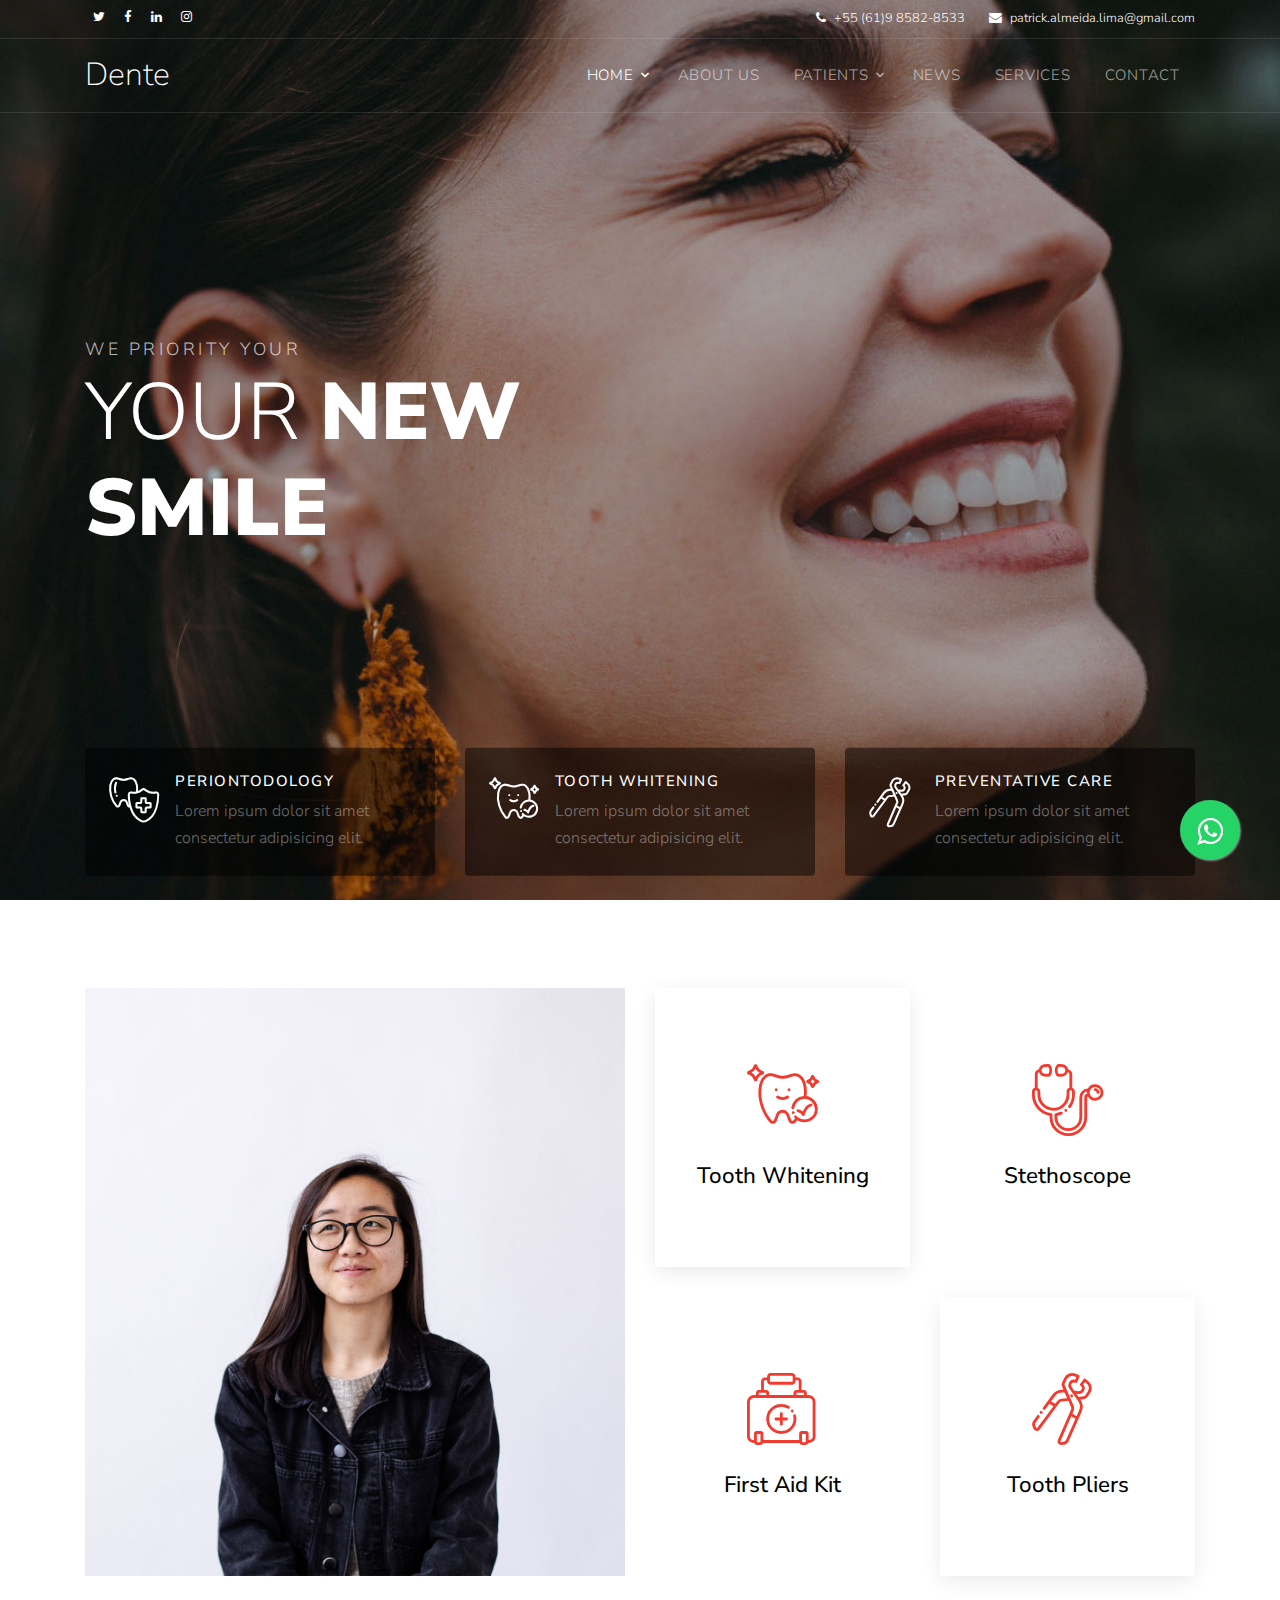
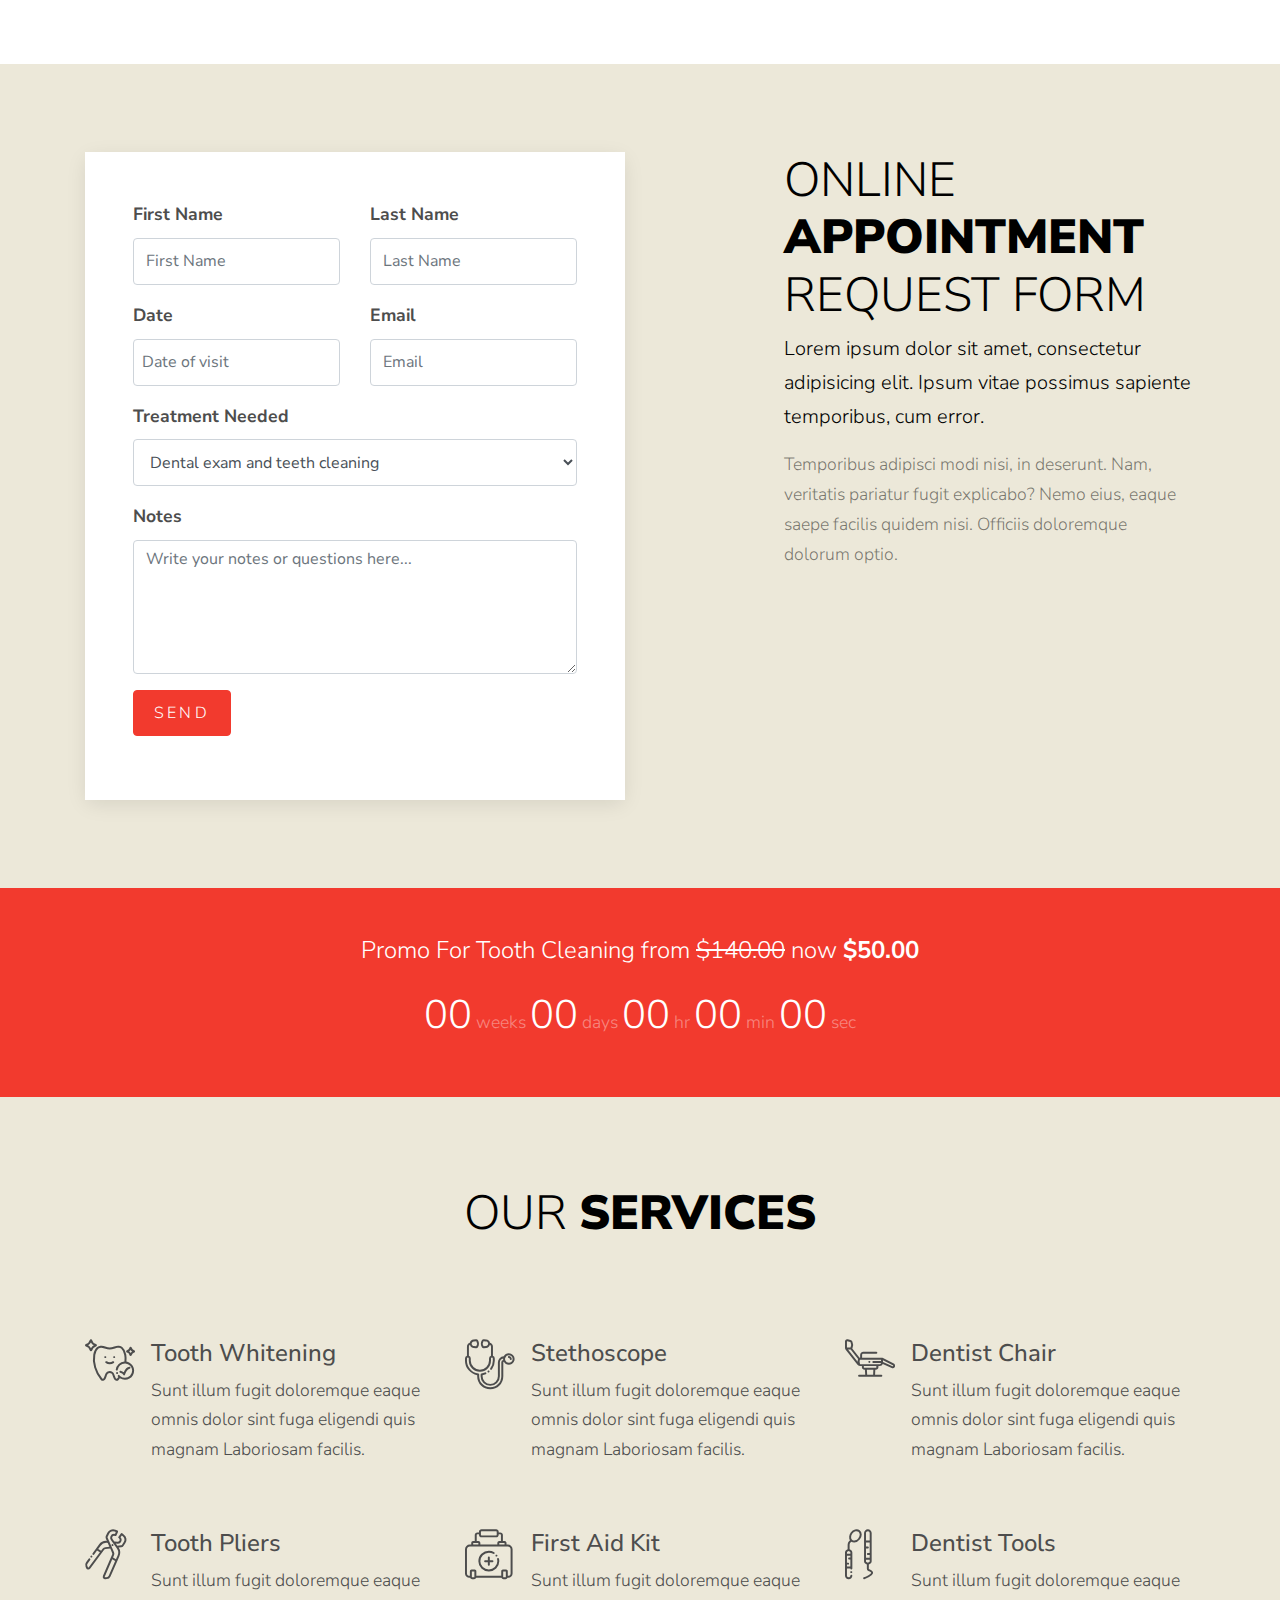
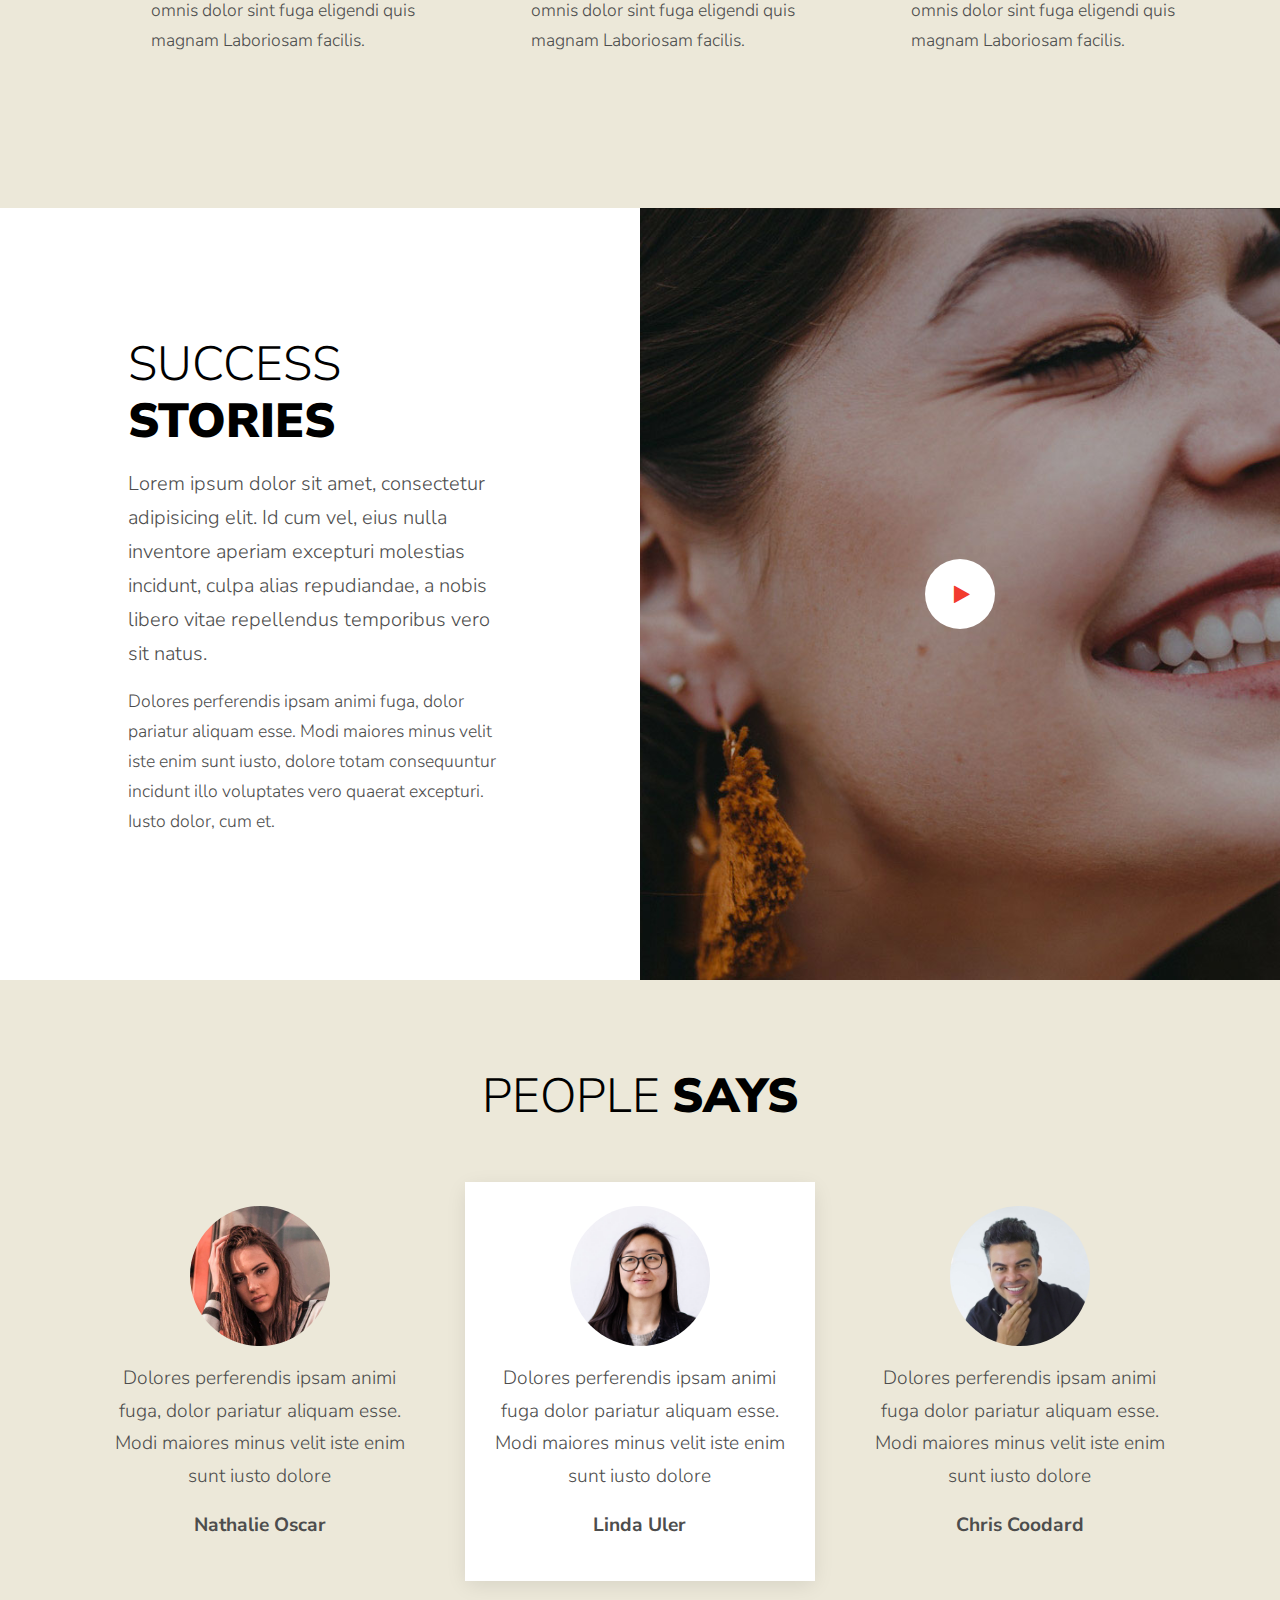
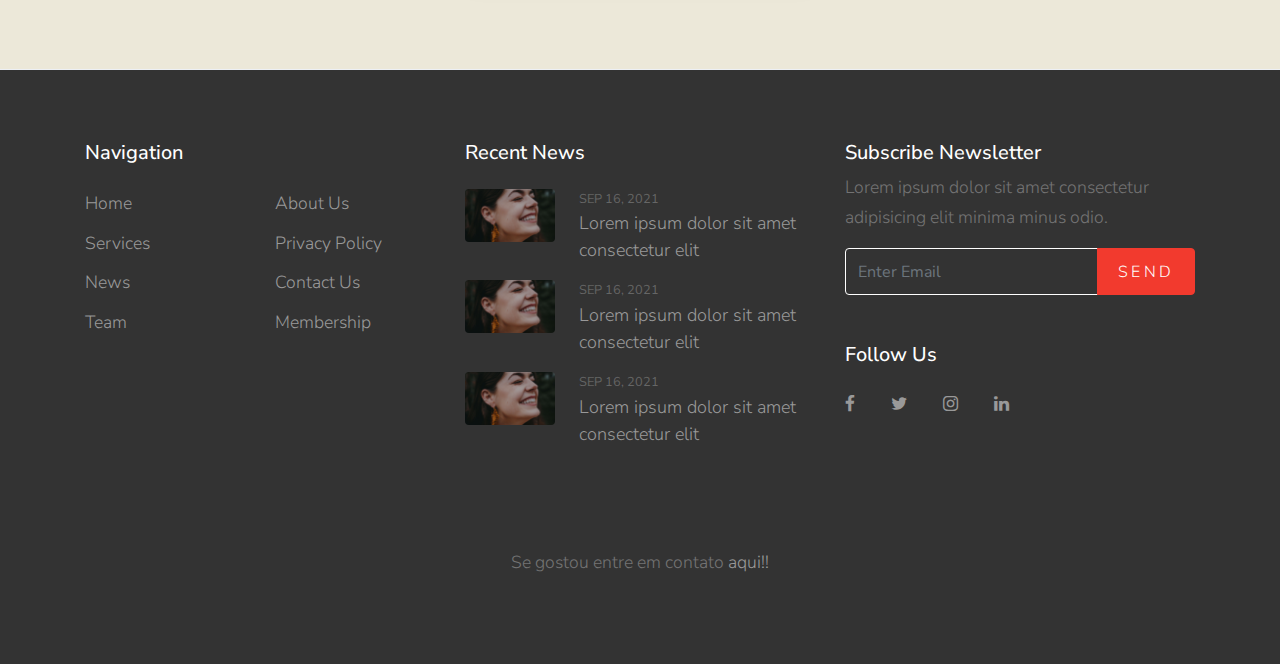
<file: dente/index.html>
<!DOCTYPE html>
<html lang="en">
  <head>
    <title>Dente &mdash; Colorlib Website Template</title>
    <meta charset="utf-8">
    <meta name="viewport" content="width=device-width, initial-scale=1, shrink-to-fit=no">

    <link rel="stylesheet" href="https://fonts.googleapis.com/css?family=Nunito+Sans:200,300,400,700,900"> 
    <link rel="stylesheet" href="fonts/icomoon/style.css">
	<link rel="stylesheet" href="https://cdnjs.cloudflare.com/ajax/libs/font-awesome/4.5.0/css/font-awesome.min.css">
    <link rel="stylesheet" href="css/bootstrap.min.css">
    <link rel="stylesheet" href="css/magnific-popup.css">
    <link rel="stylesheet" href="css/jquery-ui.css">
    <link rel="stylesheet" href="css/owl.carousel.min.css">
    <link rel="stylesheet" href="css/owl.theme.default.min.css">
    <link rel="stylesheet" href="css/bootstrap-datepicker.css">
    
    
    <link rel="stylesheet" href="fonts/flaticon/font/flaticon.css">
  
    <link rel="stylesheet" href="css/aos.css">

    <link rel="stylesheet" href="css/style.css">
    
  </head>
  <body>
  
  <div class="site-wrap">

    <div class="site-mobile-menu">
      <div class="site-mobile-menu-header">
        <div class="site-mobile-menu-close mt-3">
          <span class="icon-close2 js-menu-toggle"></span>
        </div>
      </div>
      <div class="site-mobile-menu-body"></div>
    </div> <!-- .site-mobile-menu -->
    
    
    <div class="site-navbar-wrap">
      <div class="site-navbar-top">
        <div class="container py-2">
          <div class="row align-items-center">
            <div class="col-6">
              <a href="#" class="p-2 pl-0"><span class="icon-twitter"></span></a>
              <a href="#" class="p-2 pl-0"><span class="icon-facebook"></span></a>
              <a href="#" class="p-2 pl-0"><span class="icon-linkedin"></span></a>
              <a href="#" class="p-2 pl-0"><span class="icon-instagram"></span></a>
            </div>
            <div class="col-6">
              <div class="d-flex ml-auto">
                <a href="#" class="d-flex align-items-center ml-auto mr-4">
                  <span class="icon-phone mr-2"></span>
                  <span class="d-none d-md-inline-block">+55 (61)9 8582-8533</span>
                </a>
                <a href="#" class="d-flex align-items-center">
                  <span class="icon-envelope mr-2"></span>
                  <span class="d-none d-md-inline-block">patrick.almeida.lima@gmail.com</span>
                </a>
              </div>
            </div>
          </div>
        </div>
      </div>
      <div class="site-navbar">
        <div class="container py-1">
          <div class="row align-items-center">
            <div class="col-2">
              <h2 class="mb-0 site-logo"><a href="index.html">Dente</a></h2>
            </div>
            <div class="col-10">
              <nav class="site-navigation text-right" role="navigation">
                <div class="container">
                  <div class="d-inline-block d-lg-none ml-md-0 mr-auto py-3"><a href="#" class="site-menu-toggle js-menu-toggle text-white"><span class="icon-menu h3"></span></a></div>

                  <ul class="site-menu js-clone-nav d-none d-lg-block">
                    <li class="has-children active">
                      <a href="index.html">Home</a>
                      <ul class="dropdown arrow-top">
                        <li><a href="#">Menu One</a></li>
                        <li><a href="#">Menu Two</a></li>
                        <li><a href="#">Menu Three</a></li>
                        <li class="has-children">
                          <a href="#">Sub Menu</a>
                          <ul class="dropdown">
                            <li><a href="#">Menu One</a></li>
                            <li><a href="#">Menu Two</a></li>
                            <li><a href="#">Menu Three</a></li>
                          </ul>
                        </li>
                      </ul>
                    </li>
                    <li><a href="about.html">About Us</a></li>
                    <li class="has-children">
                      <a href="patients.html">Patients</a>
                      <ul class="dropdown arrow-top">
                        <li><a href="#">Menu One</a></li>
                        <li><a href="#">Menu Two</a></li>
                        <li><a href="#">Menu Three</a></li>
                      </ul>
                    </li>
                    <li><a href="news.html">News</a></li>
                    <li><a href="services.html">Services</a></li>
                    <li><a href="contact.html">Contact</a></li>
                  </ul>
                </div>
              </nav>
            </div>
          </div>
        </div>
      </div>
    </div>

    <div class="site-blocks-cover" style="background-image: url(images/hero_bg_1.jpg);" data-aos="fade" data-stellar-background-ratio="0.5">
      <div class="container">
        <div class="row align-items-center">
          <div class="col-md-7">
            <span class="sub-text">We Priority Your</span>
            <h1>Your <strong>New Smile</strong></h1>
          </div>
        </div>
      </div>
    </div>  

    <div class="site-block-1">
      <div class="container">
        <div class="row">
          <div class="col-lg-4">
            <div class="site-block-feature d-flex p-4 rounded mb-4">
              <div class="mr-3">
                <span class="icon flaticon-tooth font-weight-light text-white h2"></span>
              </div>
              <div class="text">
                <h3>Periontodology</h3>
                <p>Lorem ipsum dolor sit amet consectetur adipisicing elit.</p>
              </div>
            </div>   
          </div>
          <div class="col-lg-4">
            <div class="site-block-feature d-flex p-4 rounded mb-4">
              <div class="mr-3">
                <span class="icon flaticon-tooth-whitening font-weight-light text-white h2"></span>
              </div>
              <div class="text">
                <h3>Tooth Whitening</h3>
                <p>Lorem ipsum dolor sit amet consectetur adipisicing elit.</p>
              </div>
            </div>
          </div>
          <div class="col-lg-4">
            <div class="site-block-feature d-flex p-4 rounded mb-4">
              <div class="mr-3">
                <span class="icon flaticon-tooth-pliers font-weight-light text-white h2"></span>
              </div>
              <div class="text">
                <h3>Preventative Care</h3>
                <p>Lorem ipsum dolor sit amet consectetur adipisicing elit.</p>
              </div>
            </div>
          </div>
        </div>
      </div>
    </div>

    <div class="site-section site-block-3">
      <div class="container">
        <div class="row">
          <div class="col-lg-6 mb-5 mb-lg-0">
            <img src="images/img_1.jpg" alt="Image" class="img-fluid">
          </div>
          <div class="col-lg-6">
            <div class="row row-items">
              <div class="col-md-6">
                <a href="#" class="d-flex text-center feature active p-4 mb-4">
                  <span class="align-self-center w-100">
                    <span class="d-block mb-3">
                      <span class="flaticon-tooth-whitening display-3"></span>
                    </span>
                    <h3>Tooth Whitening</h3>
                  </span>
                </a>
              </div>
              <div class="col-md-6">
                <a href="#" class="d-flex text-center feature p-4 mb-4">
                  <span class="align-self-center w-100">
                    <span class="d-block mb-3">
                      <span class="flaticon-stethoscope display-3"></span>
                    </span>
                    <h3>Stethoscope</h3>
                  </span>
                </a>
              </div>
            </div>
            <div class="row row-items last">
              <div class="col-md-6">
                <a href="#" class="d-flex text-center feature p-4 mb-4">
                  <span class="align-self-center w-100">
                    <span class="d-block mb-3">
                      <span class="flaticon-first-aid-kit display-3"></span>
                    </span>
                    <h3>First Aid Kit</h3>
                  </span>
                </a>
              </div>
              <div class="col-md-6">
                <a href="#" class="d-flex text-center active feature p-4 mb-4">
                  <span class="align-self-center w-100">
                    <span class="d-block mb-3">
                      <span class="flaticon-tooth-pliers display-3"></span>
                    </span>
                    <h3>Tooth Pliers</h3>
                  </span>
                </a>
              </div>
            </div>
          </div>
        </div>
      </div>
    </div>

    

    <div class="site-section site-block-appointment">
      <div class="container">
        <div class="row">
          <div class="col-lg-6 mb-5 pl-lg-5 order-1 order-lg-2">
            <div class="pl-lg-5 ml-lg-5">
              <h2 class="site-heading text-black">Online <strong>Appointment</strong> Request Form</h2>
              <p class="lead text-black">Lorem ipsum dolor sit amet, consectetur adipisicing elit. Ipsum vitae possimus sapiente temporibus, cum error.</p>
              <p class="text-black-opacity-5">Temporibus adipisci modi nisi, in deserunt. Nam, veritatis pariatur fugit explicabo? Nemo eius, eaque saepe facilis quidem nisi. Officiis doloremque dolorum optio.</p>
            </div>
          </div>
          <div class="col-lg-6 order-2 order-lg-1">


            <form action="#" class="p-5 bg-white">

              <div class="row form-group">
                <div class="col-md-6 mb-3 mb-md-0">
                  <label class="font-weight-bold" for="fname">First Name</label>
                  <input type="text" id="fname" class="form-control" placeholder="First Name">
                </div>
                <div class="col-md-6">
                  <label class="font-weight-bold" for="lname">Last Name</label>
                  <input type="text" id="lname" class="form-control" placeholder="Last Name">
                </div>
              </div>

              <div class="row form-group">
                <div class="col-md-6 mb-3 mb-md-0">
                  <label class="font-weight-bold" for="date">Date</label> 
                  <input type="text" id="date" class="form-control datepicker px-2" placeholder="Date of visit">
                </div>
                <div class="col-md-6">
                  <label class="font-weight-bold" for="email">Email</label> 
                  <input type="email" id="email" class="form-control" placeholder="Email">
                </div>
              </div>

              <div class="row form-group">
                <div class="col-md-12">
                  <label class="font-weight-bold" for="treatment">Treatment Needed</label> 
                  <select name="treatment" id="treatment" class="form-control">
                    <option value="">Dental exam and teeth cleaning</option>
                    <option value="">Dental emergency</option>
                    <option value="">Dental implants</option>
                  </select>
                </div>
              </div>

              <div class="row form-group">
                <div class="col-md-12">
                  <label class="font-weight-bold" for="note">Notes</label> 
                  <textarea name="note" id="note" cols="30" rows="5" class="form-control" placeholder="Write your notes or questions here..."></textarea>
                </div>
              </div>

              <div class="row form-group">
                <div class="col-md-12">
                  <input type="submit" value="Send" class="btn btn-primary">
                </div>
              </div>

  
            </form>
          </div>
          
        </div>
      </div>
    </div>

    <div class="promo py-5 bg-primary">
      <div class="container text-center">
        <span class="d-block h4 mb-3 font-weight-light text-white">Promo For Tooth Cleaning from <del>$140.00</del> now <strong class="font-weight-bold">$50.00</strong></span>
        <div id="date-countdown" class="mt-0"></div>
      </div>
    </div>

    
    <div class="site-section bg-light">
      <div class="container">
        <div class="row mb-5 justify-content-center">
          <div class="col-md-6 text-center">
            <h2 class="site-heading text-black mb-5">Our <strong>Services</strong></h2>
          </div>
        </div>
        <div class="row">
          <div class="col-md-6 col-lg-4">
            <div class="site-block-feature-2 d-flex rounded mb-5">
              <div class="mr-3">
                <span class="icon flaticon-tooth-whitening font-weight-light "></span>
              </div>
              <div class="text">
                <h3>Tooth Whitening</h3>
                <p>Sunt illum fugit doloremque eaque omnis dolor sint fuga eligendi quis magnam Laboriosam facilis.</p>
              </div>
            </div>
          </div>

          <div class="col-md-6 col-lg-4">
            <div class="site-block-feature-2 d-flex rounded mb-5">
              <div class="mr-3">
                <span class="icon flaticon-stethoscope font-weight-light "></span>
              </div>
              <div class="text">
                <h3>Stethoscope</h3>
                <p>Sunt illum fugit doloremque eaque omnis dolor sint fuga eligendi quis magnam Laboriosam facilis.</p>
              </div>
            </div>
          </div>

          <div class="col-md-6 col-lg-4">
            <div class="site-block-feature-2 d-flex rounded mb-5">
              <div class="mr-3">
                <span class="icon flaticon-dentist-chair font-weight-light "></span>
              </div>
              <div class="text">
                <h3>Dentist Chair</h3>
                <p>Sunt illum fugit doloremque eaque omnis dolor sint fuga eligendi quis magnam Laboriosam facilis.</p>
              </div>
            </div>
          </div>

          <div class="col-md-6 col-lg-4">
            <div class="site-block-feature-2 d-flex rounded mb-5">
              <div class="mr-3">
                <span class="icon flaticon-tooth-pliers font-weight-light "></span>
              </div>
              <div class="text">
                <h3>Tooth Pliers</h3>
                <p>Sunt illum fugit doloremque eaque omnis dolor sint fuga eligendi quis magnam Laboriosam facilis.</p>
              </div>
            </div>
          </div>

          <div class="col-md-6 col-lg-4">
            <div class="site-block-feature-2 d-flex rounded mb-5">
              <div class="mr-3">
                <span class="icon flaticon-first-aid-kit font-weight-light "></span>
              </div>
              <div class="text">
                <h3>First Aid Kit</h3>
                <p>Sunt illum fugit doloremque eaque omnis dolor sint fuga eligendi quis magnam Laboriosam facilis.</p>
              </div>
            </div>
          </div>

          <div class="col-md-6 col-lg-4">
            <div class="site-block-feature-2 d-flex rounded mb-5">
              <div class="mr-3">
                <span class="icon flaticon-dentist-tools font-weight-light "></span>
              </div>
              <div class="text">
                <h3>Dentist Tools</h3>
                <p>Sunt illum fugit doloremque eaque omnis dolor sint fuga eligendi quis magnam Laboriosam facilis.</p>
              </div>
            </div>
          </div>

          

        </div>
      </div>
    </div>

    <div class="site-block-half d-block d-lg-flex site-block-video">
      <div class="image bg-image order-2" style="background-image: url(images/hero_bg_1.jpg); ">
        <a href="https://vimeo.com/channels/staffpicks/93951774" class="play-button popup-vimeo"><span class="icon-play"></span></a>
      </div>
      <div class="text order-1">
        <h2 class="site-heading text-black mb-3">Success <strong>Stories</strong></h2>
        <p class="lead">Lorem ipsum dolor sit amet, consectetur adipisicing elit. Id cum vel, eius nulla inventore aperiam excepturi molestias incidunt, culpa alias repudiandae, a nobis libero vitae repellendus temporibus vero sit natus.</p>
        <p>Dolores perferendis ipsam animi fuga, dolor pariatur aliquam esse. Modi maiores minus velit iste enim sunt iusto, dolore totam consequuntur incidunt illo voluptates vero quaerat excepturi. Iusto dolor, cum et.</p>
      </div>
      
    </div>


    <div class="site-section bg-light">
      <div class="container">
        <div class="row mb-5 justify-content-center">
          <div class="col-md-6 text-center">
            <h2 class="site-heading text-black">People <strong>Says</strong></h2>
          </div>
        </div>
        <div class="row">
          <div class="col-lg-4">
            <div class="site-block-testimony p-4 text-center">
              <div class="mb-3">
                <img src="images/person_2.jpg" alt="Image" class="img-fluid">
              </div>
              <div>
                 <p>Dolores perferendis ipsam animi fuga, dolor pariatur aliquam esse. Modi maiores minus velit iste enim sunt iusto dolore</p>
                 <p><strong class="font-weight-bold">Nathalie Oscar</strong></p>
              </div>
            </div>
          </div>
          <div class="col-lg-4">
            <div class="site-block-testimony p-4 text-center active">
              <div class="mb-3">
                <img src="images/person_1.jpg" alt="Image" class="img-fluid">
              </div>
              <div>
                 <p>Dolores perferendis ipsam animi fuga dolor pariatur aliquam esse. Modi maiores minus velit iste enim sunt iusto dolore</p>
                 <p><strong class="font-weight-bold">Linda Uler</strong></p>
              </div>
            </div>
          </div>
          
          <div class="col-lg-4">
            <div class="site-block-testimony p-4 text-center">
              <div class="mb-3">
                <img src="images/person_3.jpg" alt="Image" class="img-fluid">
              </div>
              <div>
                 <p>Dolores perferendis ipsam animi fuga dolor pariatur aliquam esse. Modi maiores minus velit iste enim sunt iusto dolore</p>
                 <p><strong class="font-weight-bold">Chris Coodard</strong></p>
              </div>
            </div>
          </div>
        </div>
      </div>
    </div>
    
    


    
    
    
    <footer class="site-footer border-top">
      <div class="container">
        <div class="row">
          <div class="col-lg-4 mb-5 mb-lg-0">
            <div class="row mb-5">
              <div class="col-md-12">
                <h3 class="footer-heading mb-4">Navigation</h3>
              </div>
              <div class="col-md-6 col-lg-6">
                <ul class="list-unstyled">
                  <li><a href="#">Home</a></li>
                  <li><a href="#">Services</a></li>
                  <li><a href="#">News</a></li>
                  <li><a href="#">Team</a></li>
                </ul>
              </div>
              <div class="col-md-6 col-lg-6">
                <ul class="list-unstyled">
                  <li><a href="#">About Us</a></li>
                  <li><a href="#">Privacy Policy</a></li>
                  <li><a href="#">Contact Us</a></li>
                  <li><a href="#">Membership</a></li>
                </ul>
              </div>
            </div>

            
          </div>
          <div class="col-lg-4">
           

            <div class="mb-5">
              <h3 class="footer-heading mb-4">Recent News</h3>
              <div class="block-25">
                <ul class="list-unstyled">
                  <li class="mb-3">
                    <a href="#" class="d-flex">
                      <figure class="image mr-4">
                        <img src="images/hero_bg_1.jpg" alt="" class="img-fluid">
                      </figure>
                      <div class="text">
                        <span class="small text-uppercase date">Sep 16, 2021</span>
                        <h3 class="heading font-weight-light">Lorem ipsum dolor sit amet consectetur elit</h3>
                      </div>
                    </a>
                  </li>
                  <li class="mb-3">
                    <a href="#" class="d-flex">
                      <figure class="image mr-4">
                        <img src="images/hero_bg_1.jpg" alt="" class="img-fluid">
                      </figure>
                      <div class="text">
                        <span class="small text-uppercase date">Sep 16, 2021</span>
                        <h3 class="heading font-weight-light">Lorem ipsum dolor sit amet consectetur elit</h3>
                      </div>
                    </a>
                  </li>
                  <li class="mb-3">
                    <a href="#" class="d-flex">
                      <figure class="image mr-4">
                        <img src="images/hero_bg_1.jpg" alt="" class="img-fluid">
                      </figure>
                      <div class="text">
                        <span class="small text-uppercase date">Sep 16, 2021</span>
                        <h3 class="heading font-weight-light">Lorem ipsum dolor sit amet consectetur elit</h3>
                      </div>
                    </a>
                  </li>
                </ul>
              </div>
            </div>
            
          </div>
          

          <div class="col-lg-4 mb-5 mb-lg-0">

            <div class="mb-5">
              <h3 class="footer-heading mb-2">Subscribe Newsletter</h3>
              <p>Lorem ipsum dolor sit amet consectetur adipisicing elit minima minus odio.</p>

              <form action="#" method="post">
                <div class="input-group mb-3">
                  <input type="text" class="form-control border-white text-white bg-transparent" placeholder="Enter Email" aria-label="Enter Email" aria-describedby="button-addon2">
                  <div class="input-group-append">
                    <button class="btn btn-primary" type="button" id="button-addon2">Send</button>
                  </div>
                </div>
              </form>

            </div>

            <div class="row">
              <div class="col-md-12">
                <h3 class="footer-heading mb-4">Follow Us</h3>

                <div>
                  <a href="#" class="pl-0 pr-3"><span class="icon-facebook"></span></a>
                  <a href="#" class="pl-3 pr-3"><span class="icon-twitter"></span></a>
                  <a href="#" class="pl-3 pr-3"><span class="icon-instagram"></span></a>
                  <a href="https://www.linkedin.com/in/patrick-almeida-lima/" class="pl-3 pr-3"><span class="icon-linkedin"></span></a>
                </div>
              </div>
            </div>


          </div>
          
        </div>
        <div class="row pt-5 mt-1 text-center">
          <div class="col-md-12">
            <p>
				Se gostou entre em contato <a href="https://api.whatsapp.com/send?phone=5561985828533&text=Gostei%20do%20seu%20site!">aqui!!</a>

            </p>
          </div>
          
        </div>
      </div>
    </footer>
  </div>

  <script src="js/jquery-3.3.1.min.js"></script>
  <script src="js/jquery-migrate-3.0.1.min.js"></script>
  <script src="js/jquery-ui.js"></script>
  <script src="js/popper.min.js"></script>
  <script src="js/bootstrap.min.js"></script>
  <script src="js/owl.carousel.min.js"></script>
  <script src="js/jquery.stellar.min.js"></script>
  <script src="js/jquery.countdown.min.js"></script>
  <script src="js/jquery.magnific-popup.min.js"></script>
  <script src="js/bootstrap-datepicker.min.js"></script>
  <script src="js/aos.js"></script>

  <script src="js/main.js"></script>
  
	<a class="whatsapp-link" href="https://web.whatsapp.com/send?phone=5599111112222" target="_blank">
		<i class="fa fa-whatsapp"></i>
	</a>

  
  </body>
</html>
</file>
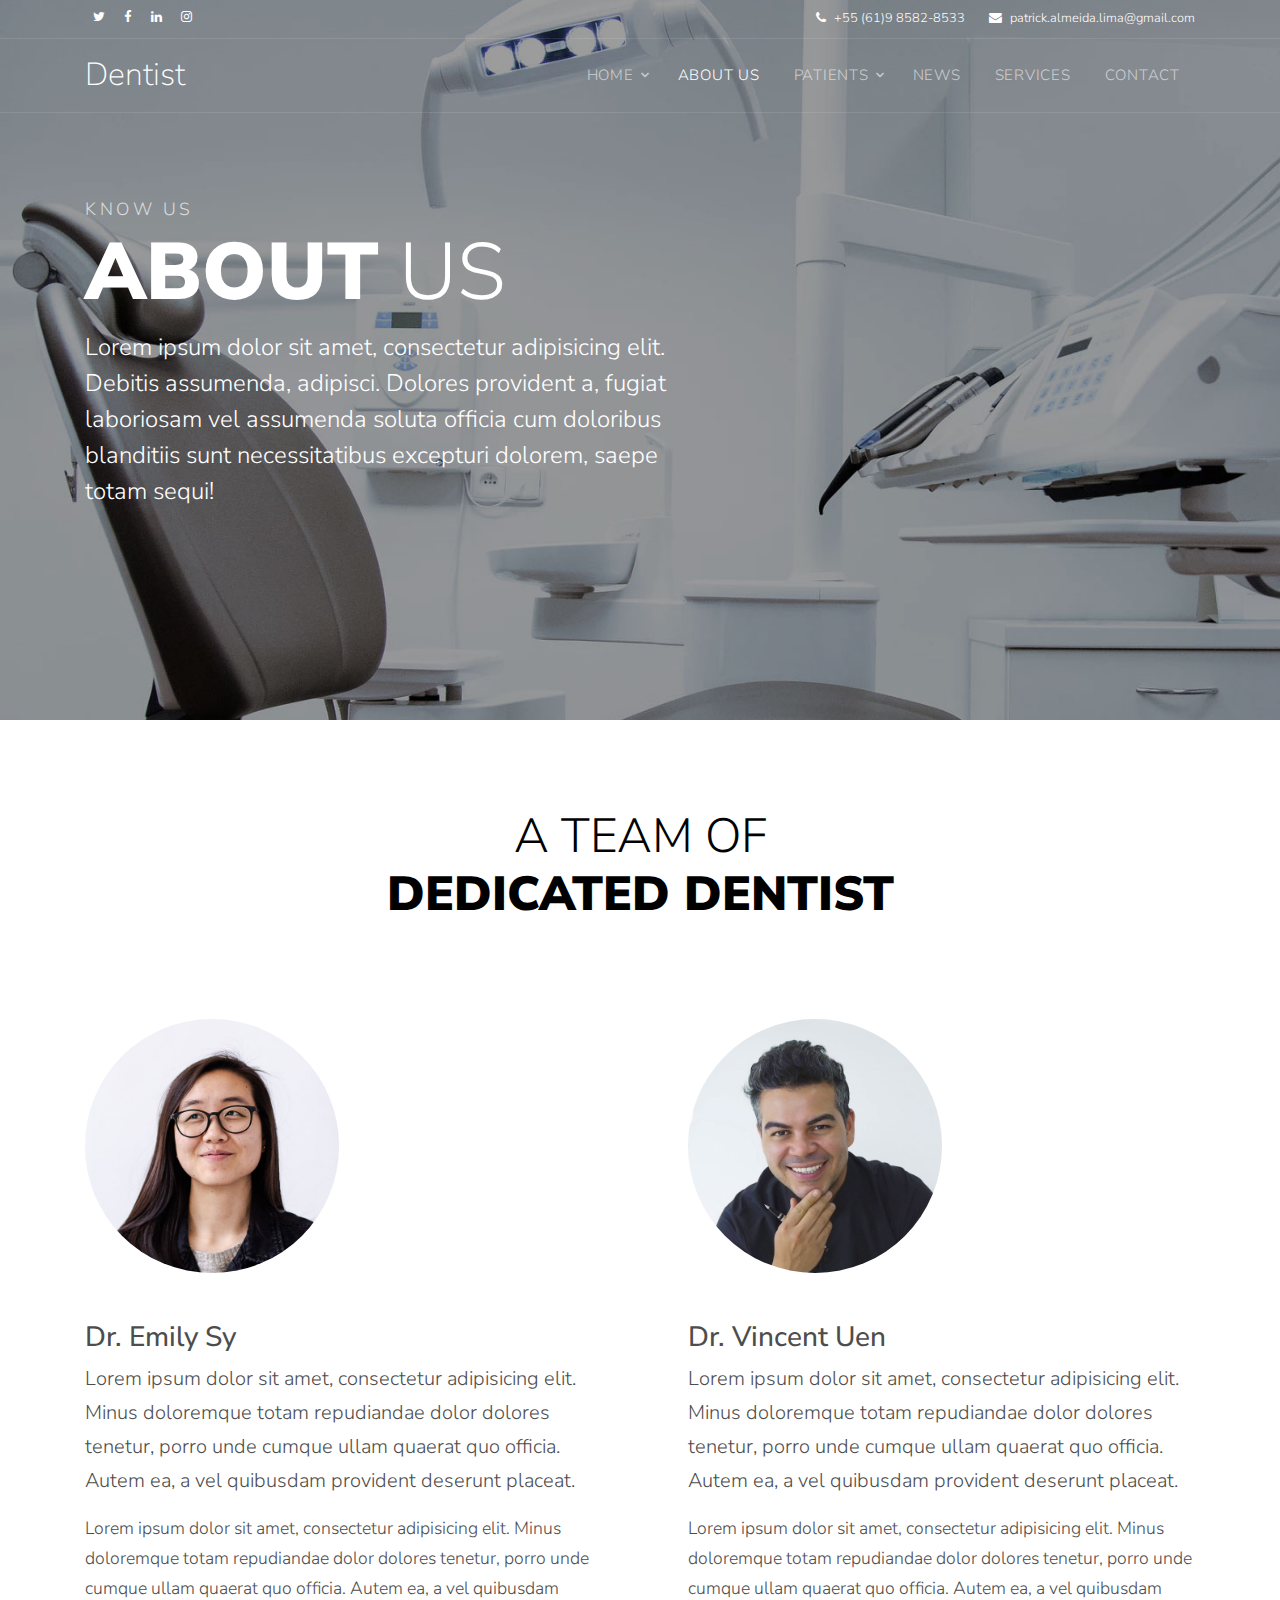
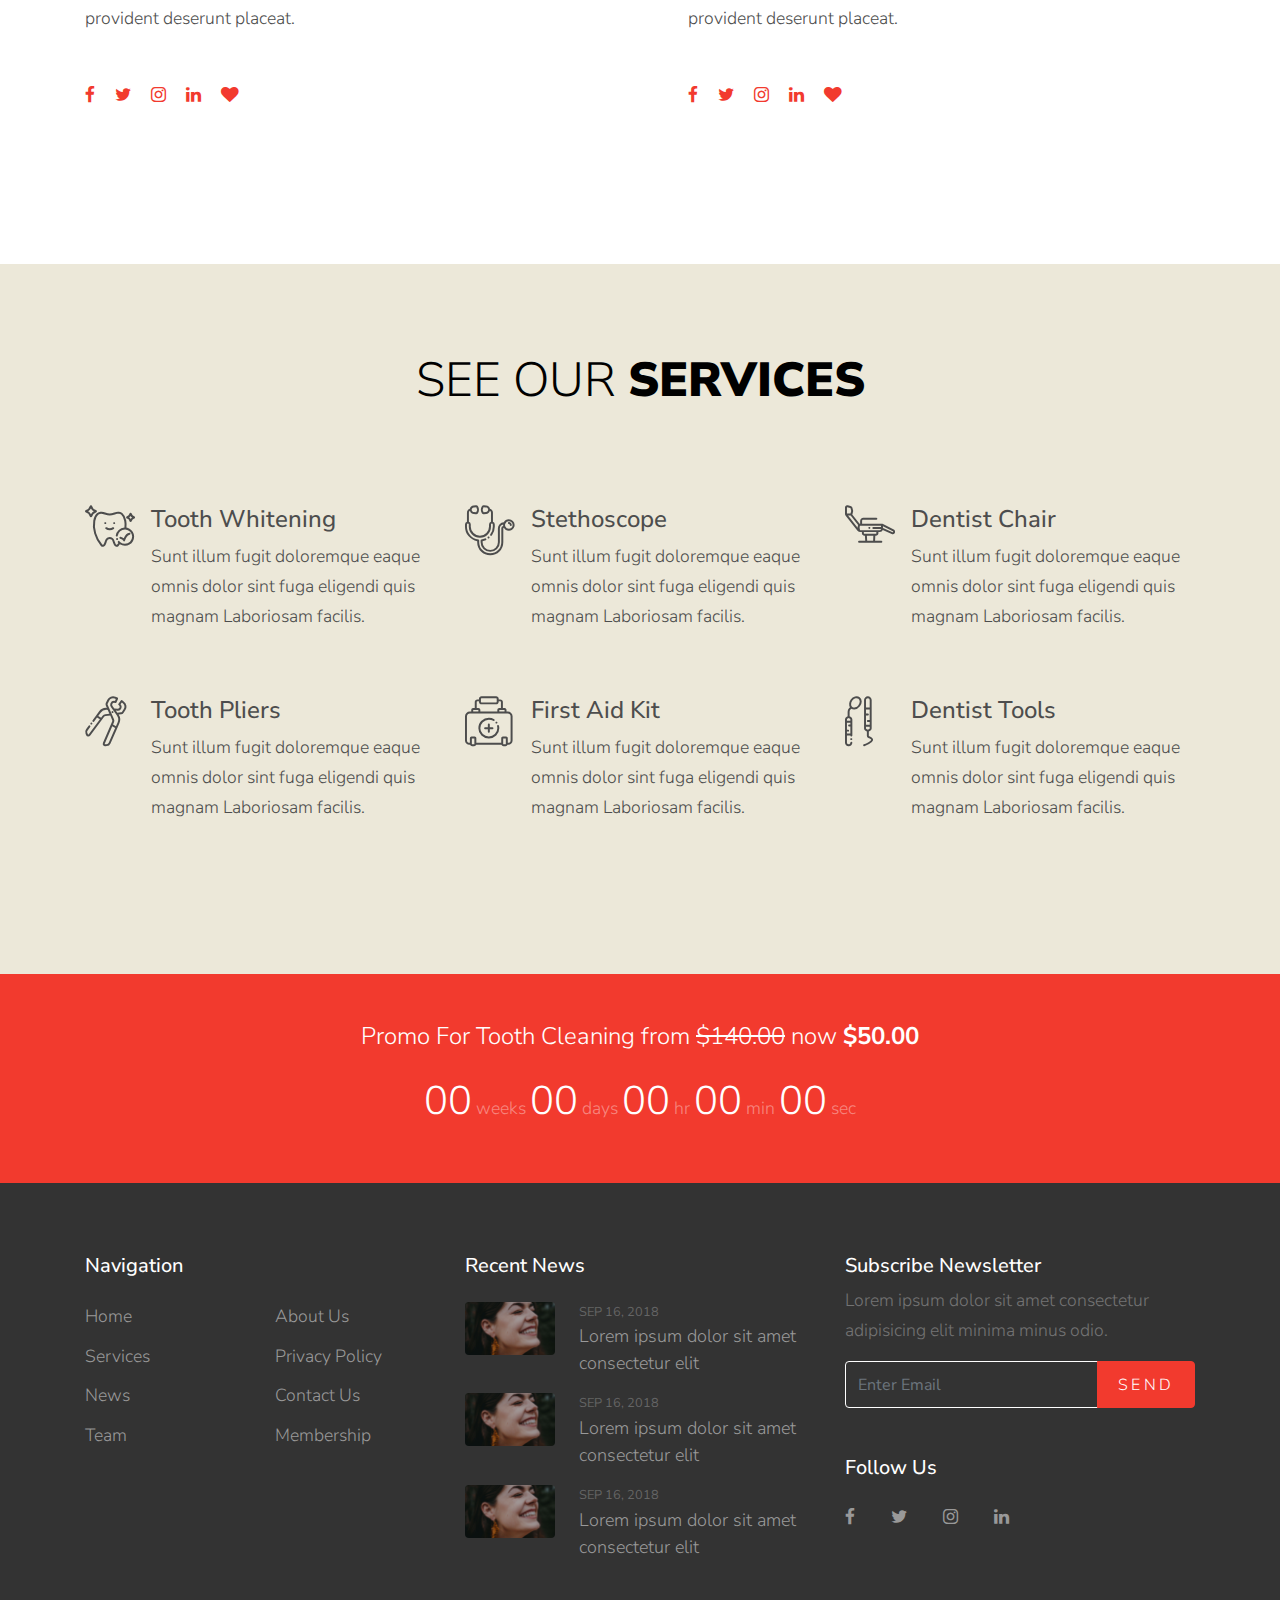
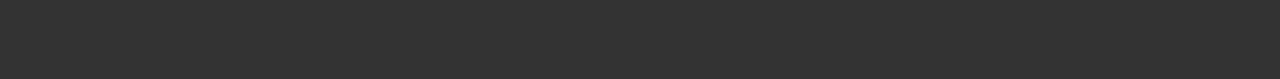
<file: dente/about.html>
<!DOCTYPE html>
<html lang="en">
  <head>
    <title>Dente &mdash; Colorlib Website Template</title>
    <meta charset="utf-8">
    <meta name="viewport" content="width=device-width, initial-scale=1, shrink-to-fit=no">

    <link rel="stylesheet" href="https://fonts.googleapis.com/css?family=Nunito+Sans:200,300,400,700,900"> 
    <link rel="stylesheet" href="fonts/icomoon/style.css">

    <link rel="stylesheet" href="css/bootstrap.min.css">
    <link rel="stylesheet" href="css/magnific-popup.css">
    <link rel="stylesheet" href="css/jquery-ui.css">
    <link rel="stylesheet" href="css/owl.carousel.min.css">
    <link rel="stylesheet" href="css/owl.theme.default.min.css">
    <link rel="stylesheet" href="css/bootstrap-datepicker.css">
    
    
    <link rel="stylesheet" href="fonts/flaticon/font/flaticon.css">
  
    <link rel="stylesheet" href="css/aos.css">

    <link rel="stylesheet" href="css/style.css">
    
  </head>
  <body>
  
  <div class="site-wrap">

    <div class="site-mobile-menu">
      <div class="site-mobile-menu-header">
        <div class="site-mobile-menu-close mt-3">
          <span class="icon-close2 js-menu-toggle"></span>
        </div>
      </div>
      <div class="site-mobile-menu-body"></div>
    </div> <!-- .site-mobile-menu -->
    
    
    <div class="site-navbar-wrap">
      <div class="site-navbar-top">
        <div class="container py-2">
          <div class="row align-items-center">
            <div class="col-6">
              <a href="#" class="p-2 pl-0"><span class="icon-twitter"></span></a>
              <a href="#" class="p-2 pl-0"><span class="icon-facebook"></span></a>
              <a href="#" class="p-2 pl-0"><span class="icon-linkedin"></span></a>
              <a href="#" class="p-2 pl-0"><span class="icon-instagram"></span></a>
            </div>
            <div class="col-6">
              <div class="d-flex ml-auto">
                <a href="#" class="d-flex align-items-center ml-auto mr-4">
                  <span class="icon-phone mr-2"></span>
                  <span class="d-none d-md-inline-block">+55 (61)9 8582-8533</span>
                </a>
                <a href="#" class="d-flex align-items-center">
                  <span class="icon-envelope mr-2"></span>
                  <span class="d-none d-md-inline-block">patrick.almeida.lima@gmail.com</span>
                </a>
              </div>
            </div>
          </div>
        </div>
      </div>
      <div class="site-navbar">
        <div class="container py-1">
          <div class="row align-items-center">
            <div class="col-2">
              <h2 class="mb-0 site-logo"><a href="index.html">Dentist</a></h2>
            </div>
            <div class="col-10">
              <nav class="site-navigation text-right" role="navigation">
                <div class="container">
                  <div class="d-inline-block d-lg-none ml-md-0 mr-auto py-3"><a href="#" class="site-menu-toggle js-menu-toggle text-white"><span class="icon-menu h3"></span></a></div>

                  <ul class="site-menu js-clone-nav d-none d-lg-block">
                    <li class="has-children">
                      <a href="index.html">Home</a>
                      <ul class="dropdown arrow-top">
                        <li><a href="#">Menu One</a></li>
                        <li><a href="#">Menu Two</a></li>
                        <li><a href="#">Menu Three</a></li>
                        <li class="has-children">
                          <a href="#">Sub Menu</a>
                          <ul class="dropdown">
                            <li><a href="#">Menu One</a></li>
                            <li><a href="#">Menu Two</a></li>
                            <li><a href="#">Menu Three</a></li>
                          </ul>
                        </li>
                      </ul>
                    </li>
                    <li class="active"><a href="about.html">About Us</a></li>
                    <li class="has-children">
                      <a href="patients.html">Patients</a>
                      <ul class="dropdown arrow-top">
                        <li><a href="#">Menu One</a></li>
                        <li><a href="#">Menu Two</a></li>
                        <li><a href="#">Menu Three</a></li>
                      </ul>
                    </li>
                    <li><a href="news.html">News</a></li>
                    <li><a href="services.html">Services</a></li>
                    <li><a href="contact.html">Contact</a></li>
                  </ul>
                </div>
              </nav>
            </div>
          </div>
        </div>
      </div>
    </div>

    <div class="site-blocks-cover inner-page" style="background-image: url(images/hero_bg_2.jpg);" data-aos="fade" data-stellar-background-ratio="0.5">
      <div class="container">
        <div class="row align-items-center">
          <div class="col-md-7">
            <span class="sub-text">Know Us</span>
            <h1><strong>About</strong> Us</h1>
            <p class="lead text-white">Lorem ipsum dolor sit amet, consectetur adipisicing elit. Debitis assumenda, adipisci. Dolores provident a, fugiat laboriosam vel assumenda soluta officia cum doloribus blanditiis sunt necessitatibus excepturi dolorem, saepe totam sequi!</p>
          </div>
        </div>
      </div>
    </div>  

    <div class="site-section section-about">
      <div class="container">
        <div class="row mb-5 justify-content-center">
          <div class="col-md-6 text-center">
            <h2 class="site-heading text-black mb-5">A Team of <strong>Dedicated Dentist</strong></h2>
          </div>
        </div>
        <div class="row">
          <div class="col-md-6 pr-md-5 text-left mb-5">
            <div>
              <img src="images/person_1.jpg" alt="Image" class="w-50 mb-5 rounded-circle">
              <h3>Dr. Emily Sy</h3>
              <p class="lead">Lorem ipsum dolor sit amet, consectetur adipisicing elit. Minus doloremque totam repudiandae dolor dolores tenetur, porro unde cumque ullam quaerat quo officia. Autem ea, a vel quibusdam provident deserunt placeat.</p>
              <p>Lorem ipsum dolor sit amet, consectetur adipisicing elit. Minus doloremque totam repudiandae dolor dolores tenetur, porro unde cumque ullam quaerat quo officia. Autem ea, a vel quibusdam provident deserunt placeat.</p>

              <p class="mt-5">
                <a href="#" class="py-4 pl-0 pr-2"><span class="icon-facebook"></span></a>
                <a href="#" class="py-4 pl-2 pr-2"><span class="icon-twitter"></span></a>
                <a href="#" class="py-4 pl-2 pr-2"><span class="icon-instagram"></span></a>
                <a href="#" class="py-4 pl-2 pr-2"><span class="icon-linkedin"></span></a>
                <a href="#" class="py-4 pl-2 pr-2"><span class="icon-heart"></span></a>
              </p>
            </div>
          </div>
          <div class="col-md-6 pl-md-5 text-left">
            <div>
              <img src="images/person_3.jpg" alt="Image" class="w-50 mb-5 rounded-circle">
              <h3>Dr. Vincent Uen</h3>
              <p class="lead">Lorem ipsum dolor sit amet, consectetur adipisicing elit. Minus doloremque totam repudiandae dolor dolores tenetur, porro unde cumque ullam quaerat quo officia. Autem ea, a vel quibusdam provident deserunt placeat.</p>
              <p>Lorem ipsum dolor sit amet, consectetur adipisicing elit. Minus doloremque totam repudiandae dolor dolores tenetur, porro unde cumque ullam quaerat quo officia. Autem ea, a vel quibusdam provident deserunt placeat.</p>

              <p class="mt-5">
                <a href="#" class="py-4 pl-0 pr-2"><span class="icon-facebook"></span></a>
                <a href="#" class="py-4 pl-2 pr-2"><span class="icon-twitter"></span></a>
                <a href="#" class="py-4 pl-2 pr-2"><span class="icon-instagram"></span></a>
                <a href="#" class="py-4 pl-2 pr-2"><span class="icon-linkedin"></span></a>
                <a href="#" class="py-4 pl-2 pr-2"><span class="icon-heart"></span></a>
              </p>
            </div>
          </div>
        </div>
      </div>
    </div>

    <div class="site-section bg-light">
      <div class="container">
        <div class="row mb-5 justify-content-center">
          <div class="col-md-6 text-center">
            <h2 class="site-heading text-black mb-5">See Our <strong>Services</strong></h2>
          </div>
        </div>
        <div class="row">
          <div class="col-md-6 col-lg-4">
            <div class="site-block-feature-2 d-flex rounded mb-5">
              <div class="mr-3">
                <span class="icon flaticon-tooth-whitening font-weight-light "></span>
              </div>
              <div class="text">
                <h3>Tooth Whitening</h3>
                <p>Sunt illum fugit doloremque eaque omnis dolor sint fuga eligendi quis magnam Laboriosam facilis.</p>
              </div>
            </div>
          </div>

          <div class="col-md-6 col-lg-4">
            <div class="site-block-feature-2 d-flex rounded mb-5">
              <div class="mr-3">
                <span class="icon flaticon-stethoscope font-weight-light "></span>
              </div>
              <div class="text">
                <h3>Stethoscope</h3>
                <p>Sunt illum fugit doloremque eaque omnis dolor sint fuga eligendi quis magnam Laboriosam facilis.</p>
              </div>
            </div>
          </div>

          <div class="col-md-6 col-lg-4">
            <div class="site-block-feature-2 d-flex rounded mb-5">
              <div class="mr-3">
                <span class="icon flaticon-dentist-chair font-weight-light "></span>
              </div>
              <div class="text">
                <h3>Dentist Chair</h3>
                <p>Sunt illum fugit doloremque eaque omnis dolor sint fuga eligendi quis magnam Laboriosam facilis.</p>
              </div>
            </div>
          </div>

          <div class="col-md-6 col-lg-4">
            <div class="site-block-feature-2 d-flex rounded mb-5">
              <div class="mr-3">
                <span class="icon flaticon-tooth-pliers font-weight-light "></span>
              </div>
              <div class="text">
                <h3>Tooth Pliers</h3>
                <p>Sunt illum fugit doloremque eaque omnis dolor sint fuga eligendi quis magnam Laboriosam facilis.</p>
              </div>
            </div>
          </div>

          <div class="col-md-6 col-lg-4">
            <div class="site-block-feature-2 d-flex rounded mb-5">
              <div class="mr-3">
                <span class="icon flaticon-first-aid-kit font-weight-light "></span>
              </div>
              <div class="text">
                <h3>First Aid Kit</h3>
                <p>Sunt illum fugit doloremque eaque omnis dolor sint fuga eligendi quis magnam Laboriosam facilis.</p>
              </div>
            </div>
          </div>

          <div class="col-md-6 col-lg-4">
            <div class="site-block-feature-2 d-flex rounded mb-5">
              <div class="mr-3">
                <span class="icon flaticon-dentist-tools font-weight-light "></span>
              </div>
              <div class="text">
                <h3>Dentist Tools</h3>
                <p>Sunt illum fugit doloremque eaque omnis dolor sint fuga eligendi quis magnam Laboriosam facilis.</p>
              </div>
            </div>
          </div>

          

        </div>
      </div>
    </div>
    

    <div class="promo py-5 bg-primary">
      <div class="container text-center">
        <span class="d-block h4 mb-3 font-weight-light text-white">Promo For Tooth Cleaning from <del>$140.00</del> now <strong class="font-weight-bold">$50.00</strong></span>
        <div id="date-countdown" class="mt-0"></div>
      </div>
    </div>
    
    <footer class="site-footer">
      <div class="container">
        <div class="row">
          <div class="col-lg-4 mb-5 mb-lg-0">
            <div class="row mb-5">
              <div class="col-md-12">
                <h3 class="footer-heading mb-4">Navigation</h3>
              </div>
              <div class="col-md-6 col-lg-6">
                <ul class="list-unstyled">
                  <li><a href="#">Home</a></li>
                  <li><a href="#">Services</a></li>
                  <li><a href="#">News</a></li>
                  <li><a href="#">Team</a></li>
                </ul>
              </div>
              <div class="col-md-6 col-lg-6">
                <ul class="list-unstyled">
                  <li><a href="#">About Us</a></li>
                  <li><a href="#">Privacy Policy</a></li>
                  <li><a href="#">Contact Us</a></li>
                  <li><a href="#">Membership</a></li>
                </ul>
              </div>
            </div>

            
          </div>
          <div class="col-lg-4">
           

            <div class="mb-5">
              <h3 class="footer-heading mb-4">Recent News</h3>
              <div class="block-25">
                <ul class="list-unstyled">
                  <li class="mb-3">
                    <a href="#" class="d-flex">
                      <figure class="image mr-4">
                        <img src="images/hero_bg_1.jpg" alt="" class="img-fluid">
                      </figure>
                      <div class="text">
                        <span class="small text-uppercase date">Sep 16, 2018</span>
                        <h3 class="heading font-weight-light">Lorem ipsum dolor sit amet consectetur elit</h3>
                      </div>
                    </a>
                  </li>
                  <li class="mb-3">
                    <a href="#" class="d-flex">
                      <figure class="image mr-4">
                        <img src="images/hero_bg_1.jpg" alt="" class="img-fluid">
                      </figure>
                      <div class="text">
                        <span class="small text-uppercase date">Sep 16, 2018</span>
                        <h3 class="heading font-weight-light">Lorem ipsum dolor sit amet consectetur elit</h3>
                      </div>
                    </a>
                  </li>
                  <li class="mb-3">
                    <a href="#" class="d-flex">
                      <figure class="image mr-4">
                        <img src="images/hero_bg_1.jpg" alt="" class="img-fluid">
                      </figure>
                      <div class="text">
                        <span class="small text-uppercase date">Sep 16, 2018</span>
                        <h3 class="heading font-weight-light">Lorem ipsum dolor sit amet consectetur elit</h3>
                      </div>
                    </a>
                  </li>
                </ul>
              </div>
            </div>
            
          </div>
          

          <div class="col-lg-4 mb-5 mb-lg-0">

            <div class="mb-5">
              <h3 class="footer-heading mb-2">Subscribe Newsletter</h3>
              <p>Lorem ipsum dolor sit amet consectetur adipisicing elit minima minus odio.</p>

              <form action="#" method="post">
                <div class="input-group mb-3">
                  <input type="text" class="form-control border-white text-white bg-transparent" placeholder="Enter Email" aria-label="Enter Email" aria-describedby="button-addon2">
                  <div class="input-group-append">
                    <button class="btn btn-primary" type="button" id="button-addon2">Send</button>
                  </div>
                </div>
              </form>

            </div>

            <div class="row">
              <div class="col-md-12">
                <h3 class="footer-heading mb-4">Follow Us</h3>

                <div>
                  <a href="#" class="pl-0 pr-3"><span class="icon-facebook"></span></a>
                  <a href="#" class="pl-3 pr-3"><span class="icon-twitter"></span></a>
                  <a href="#" class="pl-3 pr-3"><span class="icon-instagram"></span></a>
                  <a href="https://www.linkedin.com/in/patrick-almeida-lima/" class="pl-3 pr-3"><span class="icon-linkedin"></span></a>
                </div>
              </div>
            </div>


          </div>
          
        </div>

      </div>
    </footer>
  </div>

  <script src="js/jquery-3.3.1.min.js"></script>
  <script src="js/jquery-migrate-3.0.1.min.js"></script>
  <script src="js/jquery-ui.js"></script>
  <script src="js/popper.min.js"></script>
  <script src="js/bootstrap.min.js"></script>
  <script src="js/owl.carousel.min.js"></script>
  <script src="js/jquery.stellar.min.js"></script>
  <script src="js/jquery.countdown.min.js"></script>
  <script src="js/jquery.magnific-popup.min.js"></script>
  <script src="js/bootstrap-datepicker.min.js"></script>
  <script src="js/aos.js"></script>

  <script src="js/main.js"></script>
    
  </body>
</html>
</file>
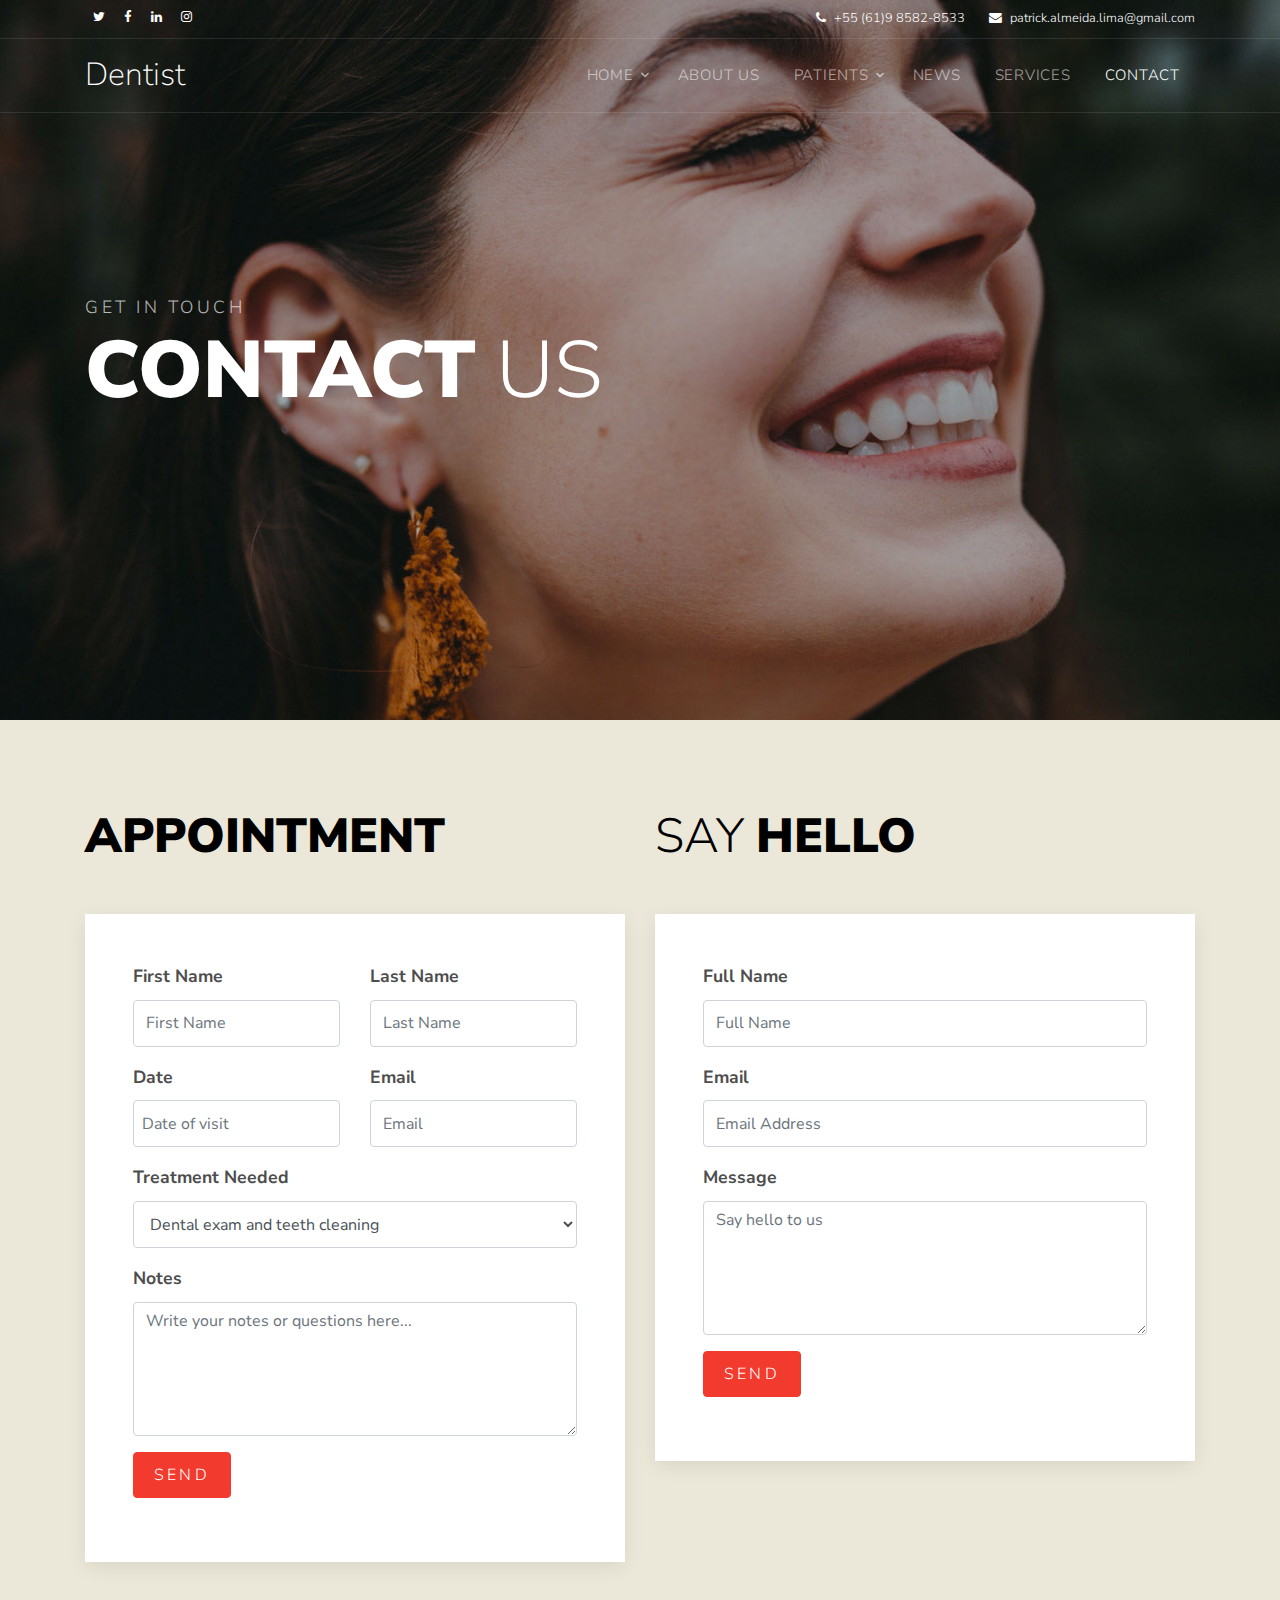
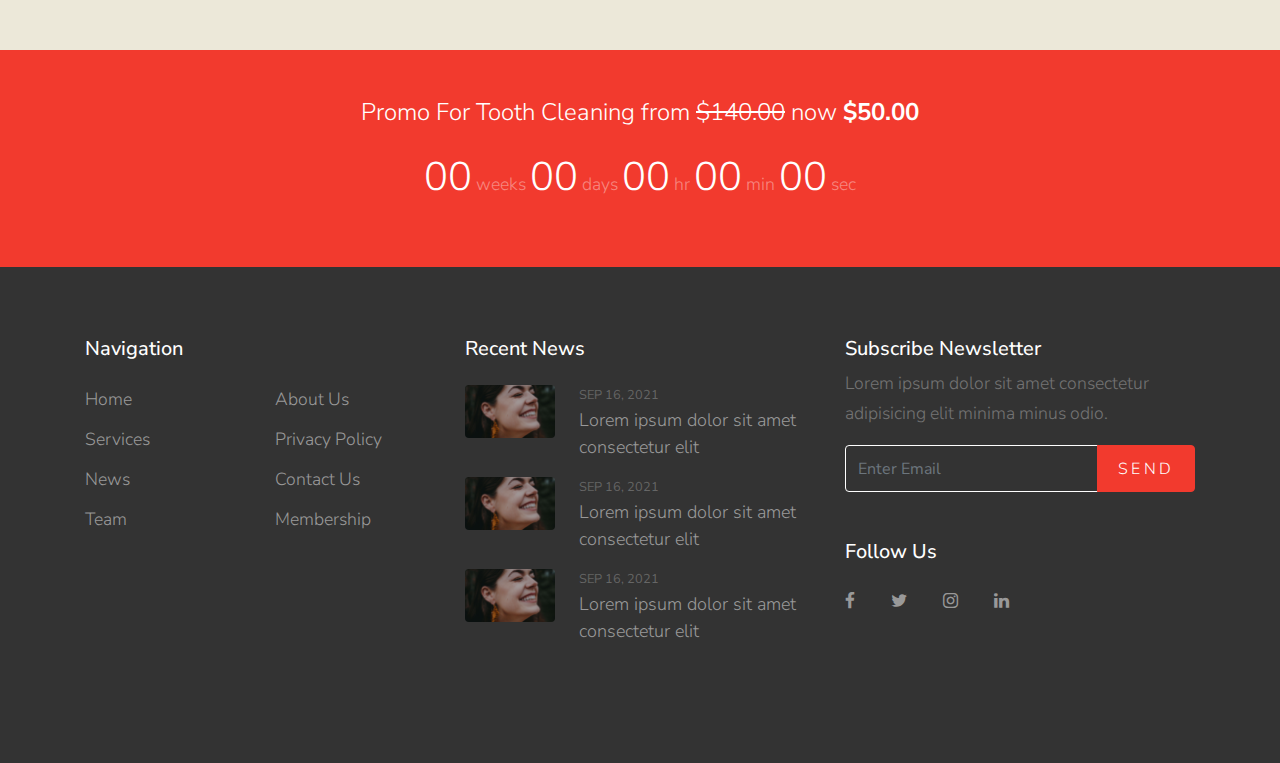
<file: dente/contact.html>
<!DOCTYPE html>
<html lang="en">
  <head>
    <title>Dente &mdash; Colorlib Website Template</title>
    <meta charset="utf-8">
    <meta name="viewport" content="width=device-width, initial-scale=1, shrink-to-fit=no">

    <link rel="stylesheet" href="https://fonts.googleapis.com/css?family=Nunito+Sans:200,300,400,700,900"> 
    <link rel="stylesheet" href="fonts/icomoon/style.css">

    <link rel="stylesheet" href="css/bootstrap.min.css">
    <link rel="stylesheet" href="css/magnific-popup.css">
    <link rel="stylesheet" href="css/jquery-ui.css">
    <link rel="stylesheet" href="css/owl.carousel.min.css">
    <link rel="stylesheet" href="css/owl.theme.default.min.css">
    <link rel="stylesheet" href="css/bootstrap-datepicker.css">
    
    
    <link rel="stylesheet" href="fonts/flaticon/font/flaticon.css">
  
    <link rel="stylesheet" href="css/aos.css">

    <link rel="stylesheet" href="css/style.css">
    
  </head>
  <body>
  
  <div class="site-wrap">

    <div class="site-mobile-menu">
      <div class="site-mobile-menu-header">
        <div class="site-mobile-menu-close mt-3">
          <span class="icon-close2 js-menu-toggle"></span>
        </div>
      </div>
      <div class="site-mobile-menu-body"></div>
    </div> <!-- .site-mobile-menu -->
    
    
    <div class="site-navbar-wrap">
      <div class="site-navbar-top">
        <div class="container py-2">
          <div class="row align-items-center">
            <div class="col-6">
              <a href="#" class="p-2 pl-0"><span class="icon-twitter"></span></a>
              <a href="#" class="p-2 pl-0"><span class="icon-facebook"></span></a>
              <a href="#" class="p-2 pl-0"><span class="icon-linkedin"></span></a>
              <a href="#" class="p-2 pl-0"><span class="icon-instagram"></span></a>
            </div>
            <div class="col-6">
              <div class="d-flex ml-auto">
                <a href="#" class="d-flex align-items-center ml-auto mr-4">
                  <span class="icon-phone mr-2"></span>
                  <span class="d-none d-md-inline-block">+55 (61)9 8582-8533</span>
                </a>
                <a href="#" class="d-flex align-items-center">
                  <span class="icon-envelope mr-2"></span>
                  <span class="d-none d-md-inline-block">patrick.almeida.lima@gmail.com</span>
                </a>
              </div>
            </div>
          </div>
        </div>
      </div>
      <div class="site-navbar">
        <div class="container py-1">
          <div class="row align-items-center">
            <div class="col-2">
              <h2 class="mb-0 site-logo"><a href="index.html">Dentist</a></h2>
            </div>
            <div class="col-10">
              <nav class="site-navigation text-right" role="navigation">
                <div class="container">
                  <div class="d-inline-block d-lg-none ml-md-0 mr-auto py-3"><a href="#" class="site-menu-toggle js-menu-toggle text-white"><span class="icon-menu h3"></span></a></div>

                  <ul class="site-menu js-clone-nav d-none d-lg-block">
                    <li class="has-children">
                      <a href="index.html">Home</a>
                      <ul class="dropdown arrow-top">
                        <li><a href="#">Menu One</a></li>
                        <li><a href="#">Menu Two</a></li>
                        <li><a href="#">Menu Three</a></li>
                        <li class="has-children">
                          <a href="#">Sub Menu</a>
                          <ul class="dropdown">
                            <li><a href="#">Menu One</a></li>
                            <li><a href="#">Menu Two</a></li>
                            <li><a href="#">Menu Three</a></li>
                          </ul>
                        </li>
                      </ul>
                    </li>
                    <li><a href="about.html">About Us</a></li>
                    <li class="has-children">
                      <a href="patients.html">Patients</a>
                      <ul class="dropdown arrow-top">
                        <li><a href="#">Menu One</a></li>
                        <li><a href="#">Menu Two</a></li>
                        <li><a href="#">Menu Three</a></li>
                      </ul>
                    </li>
                    <li><a href="news.html">News</a></li>
                    <li><a href="services.html">Services</a></li>
                    <li class="active"><a href="contact.html">Contact</a></li>
                  </ul>
                </div>
              </nav>
            </div>
          </div>
        </div>
      </div>
    </div>

    <div class="site-blocks-cover inner-page" style="background-image: url(images/hero_bg_1.jpg);" data-aos="fade" data-stellar-background-ratio="0.5">
      <div class="container">
        <div class="row align-items-center">
          <div class="col-md-7">
            <span class="sub-text">Get In Touch</span>
            <h1><strong>Contact</strong> Us</h1>
          </div>
        </div>
      </div>
    </div>  

    

    <div class="site-section bg-light">
      <div class="container">
        <div class="row">
          <div class="col-md-12 col-lg-6 mb-5 mb-lg-0">
          
            <h2 class="site-heading text-black mb-5"><strong>Appointment</strong></h2>
          
            <form action="#" class="p-5 bg-white mb-5 mb-lg-0">

              <div class="row form-group">
                <div class="col-md-6 mb-3 mb-md-0">
                  <label class="font-weight-bold" for="fname">First Name</label>
                  <input type="text" id="fname" class="form-control" placeholder="First Name">
                </div>
                <div class="col-md-6">
                  <label class="font-weight-bold" for="lname">Last Name</label>
                  <input type="text" id="lname" class="form-control" placeholder="Last Name">
                </div>
              </div>

              <div class="row form-group">
                <div class="col-md-6 mb-3 mb-md-0">
                  <label class="font-weight-bold" for="date">Date</label> 
                  <input type="text" id="date" class="form-control datepicker px-2" placeholder="Date of visit">
                </div>
                <div class="col-md-6">
                  <label class="font-weight-bold" for="email">Email</label> 
                  <input type="email" id="email" class="form-control" placeholder="Email">
                </div>
              </div>

              <div class="row form-group">
                <div class="col-md-12">
                  <label class="font-weight-bold" for="treatment">Treatment Needed</label> 
                  <select name="treatment" id="treatment" class="form-control">
                    <option value="">Dental exam and teeth cleaning</option>
                    <option value="">Dental emergency</option>
                    <option value="">Dental implants</option>
                  </select>
                </div>
              </div>

              <div class="row form-group">
                <div class="col-md-12">
                  <label class="font-weight-bold" for="note">Notes</label> 
                  <textarea name="note" id="note" cols="30" rows="5" class="form-control" placeholder="Write your notes or questions here..."></textarea>
                </div>
              </div>

              <div class="row form-group">
                <div class="col-md-12">
                  <input type="submit" value="Send" class="btn btn-primary">
                </div>
              </div>

  
            </form>
          </div>
          <div class="col-md-12 col-lg-6">
          
            <h2 class="site-heading text-black mb-5">Say  <strong>Hello</strong></h2>
          
            <form action="#" class="p-5 bg-white">

              <div class="row form-group">
                <div class="col-md-12 mb-3 mb-md-0">
                  <label class="font-weight-bold" for="fullname">Full Name</label>
                  <input type="text" id="fullname" class="form-control" placeholder="Full Name">
                </div>
              </div>
              <div class="row form-group">
                <div class="col-md-12">
                  <label class="font-weight-bold" for="email">Email</label>
                  <input type="email" id="email" class="form-control" placeholder="Email Address">
                </div>
              </div>

              

              <div class="row form-group">
                <div class="col-md-12">
                  <label class="font-weight-bold" for="message">Message</label> 
                  <textarea name="message" id="message" cols="30" rows="5" class="form-control" placeholder="Say hello to us"></textarea>
                </div>
              </div>

              <div class="row form-group">
                <div class="col-md-12">
                  <input type="submit" value="Send" class="btn btn-primary">
                </div>
              </div>

  
            </form>
          </div>
        </div>
      </div>
    </div>

    
    <div class="promo py-5 bg-primary">
      <div class="container text-center">
        <span class="d-block h4 mb-3 font-weight-light text-white">Promo For Tooth Cleaning from <del>$140.00</del> now <strong class="font-weight-bold">$50.00</strong></span>
        <div id="date-countdown" class="mt-0 mb-2"></div>
      </div>
    </div>
    
    <footer class="site-footer">
      <div class="container">
        <div class="row">
          <div class="col-lg-4 mb-5 mb-lg-0">
            <div class="row mb-5">
              <div class="col-md-12">
                <h3 class="footer-heading mb-4">Navigation</h3>
              </div>
              <div class="col-md-6 col-lg-6">
                <ul class="list-unstyled">
                  <li><a href="#">Home</a></li>
                  <li><a href="#">Services</a></li>
                  <li><a href="#">News</a></li>
                  <li><a href="#">Team</a></li>
                </ul>
              </div>
              <div class="col-md-6 col-lg-6">
                <ul class="list-unstyled">
                  <li><a href="#">About Us</a></li>
                  <li><a href="#">Privacy Policy</a></li>
                  <li><a href="#">Contact Us</a></li>
                  <li><a href="#">Membership</a></li>
                </ul>
              </div>
            </div>

            
          </div>
          <div class="col-lg-4">
           

            <div class="mb-5">
              <h3 class="footer-heading mb-4">Recent News</h3>
              <div class="block-25">
                <ul class="list-unstyled">
                  <li class="mb-3">
                    <a href="#" class="d-flex">
                      <figure class="image mr-4">
                        <img src="images/hero_bg_1.jpg" alt="" class="img-fluid">
                      </figure>
                      <div class="text">
                        <span class="small text-uppercase date">Sep 16, 2021</span>
                        <h3 class="heading font-weight-light">Lorem ipsum dolor sit amet consectetur elit</h3>
                      </div>
                    </a>
                  </li>
                  <li class="mb-3">
                    <a href="#" class="d-flex">
                      <figure class="image mr-4">
                        <img src="images/hero_bg_1.jpg" alt="" class="img-fluid">
                      </figure>
                      <div class="text">
                        <span class="small text-uppercase date">Sep 16, 2021</span>
                        <h3 class="heading font-weight-light">Lorem ipsum dolor sit amet consectetur elit</h3>
                      </div>
                    </a>
                  </li>
                  <li class="mb-3">
                    <a href="#" class="d-flex">
                      <figure class="image mr-4">
                        <img src="images/hero_bg_1.jpg" alt="" class="img-fluid">
                      </figure>
                      <div class="text">
                        <span class="small text-uppercase date">Sep 16, 2021</span>
                        <h3 class="heading font-weight-light">Lorem ipsum dolor sit amet consectetur elit</h3>
                      </div>
                    </a>
                  </li>
                </ul>
              </div>
            </div>
            
          </div>
          

          <div class="col-lg-4 mb-5 mb-lg-0">

            <div class="mb-5">
              <h3 class="footer-heading mb-2">Subscribe Newsletter</h3>
              <p>Lorem ipsum dolor sit amet consectetur adipisicing elit minima minus odio.</p>

              <form action="#" method="post">
                <div class="input-group mb-3">
                  <input type="text" class="form-control border-white text-white bg-transparent" placeholder="Enter Email" aria-label="Enter Email" aria-describedby="button-addon2">
                  <div class="input-group-append">
                    <button class="btn btn-primary" type="button" id="button-addon2">Send</button>
                  </div>
                </div>
              </form>

            </div>

            <div class="row">
              <div class="col-md-12">
                <h3 class="footer-heading mb-4">Follow Us</h3>

                <div>
                  <a href="#" class="pl-0 pr-3"><span class="icon-facebook"></span></a>
                  <a href="#" class="pl-3 pr-3"><span class="icon-twitter"></span></a>
                  <a href="#" class="pl-3 pr-3"><span class="icon-instagram"></span></a>
                  <a href="https://www.linkedin.com/in/patrick-almeida-lima/" class="pl-3 pr-3"><span class="icon-linkedin"></span></a>
                </div>
              </div>
            </div>


          </div>
          
        </div>

      </div>
    </footer>
  </div>

  <script src="js/jquery-3.3.1.min.js"></script>
  <script src="js/jquery-migrate-3.0.1.min.js"></script>
  <script src="js/jquery-ui.js"></script>
  <script src="js/popper.min.js"></script>
  <script src="js/bootstrap.min.js"></script>
  <script src="js/owl.carousel.min.js"></script>
  <script src="js/jquery.stellar.min.js"></script>
  <script src="js/jquery.countdown.min.js"></script>
  <script src="js/jquery.magnific-popup.min.js"></script>
  <script src="js/bootstrap-datepicker.min.js"></script>
  <script src="js/aos.js"></script>

  <script src="js/main.js"></script>
    
  </body>
</html>
</file>
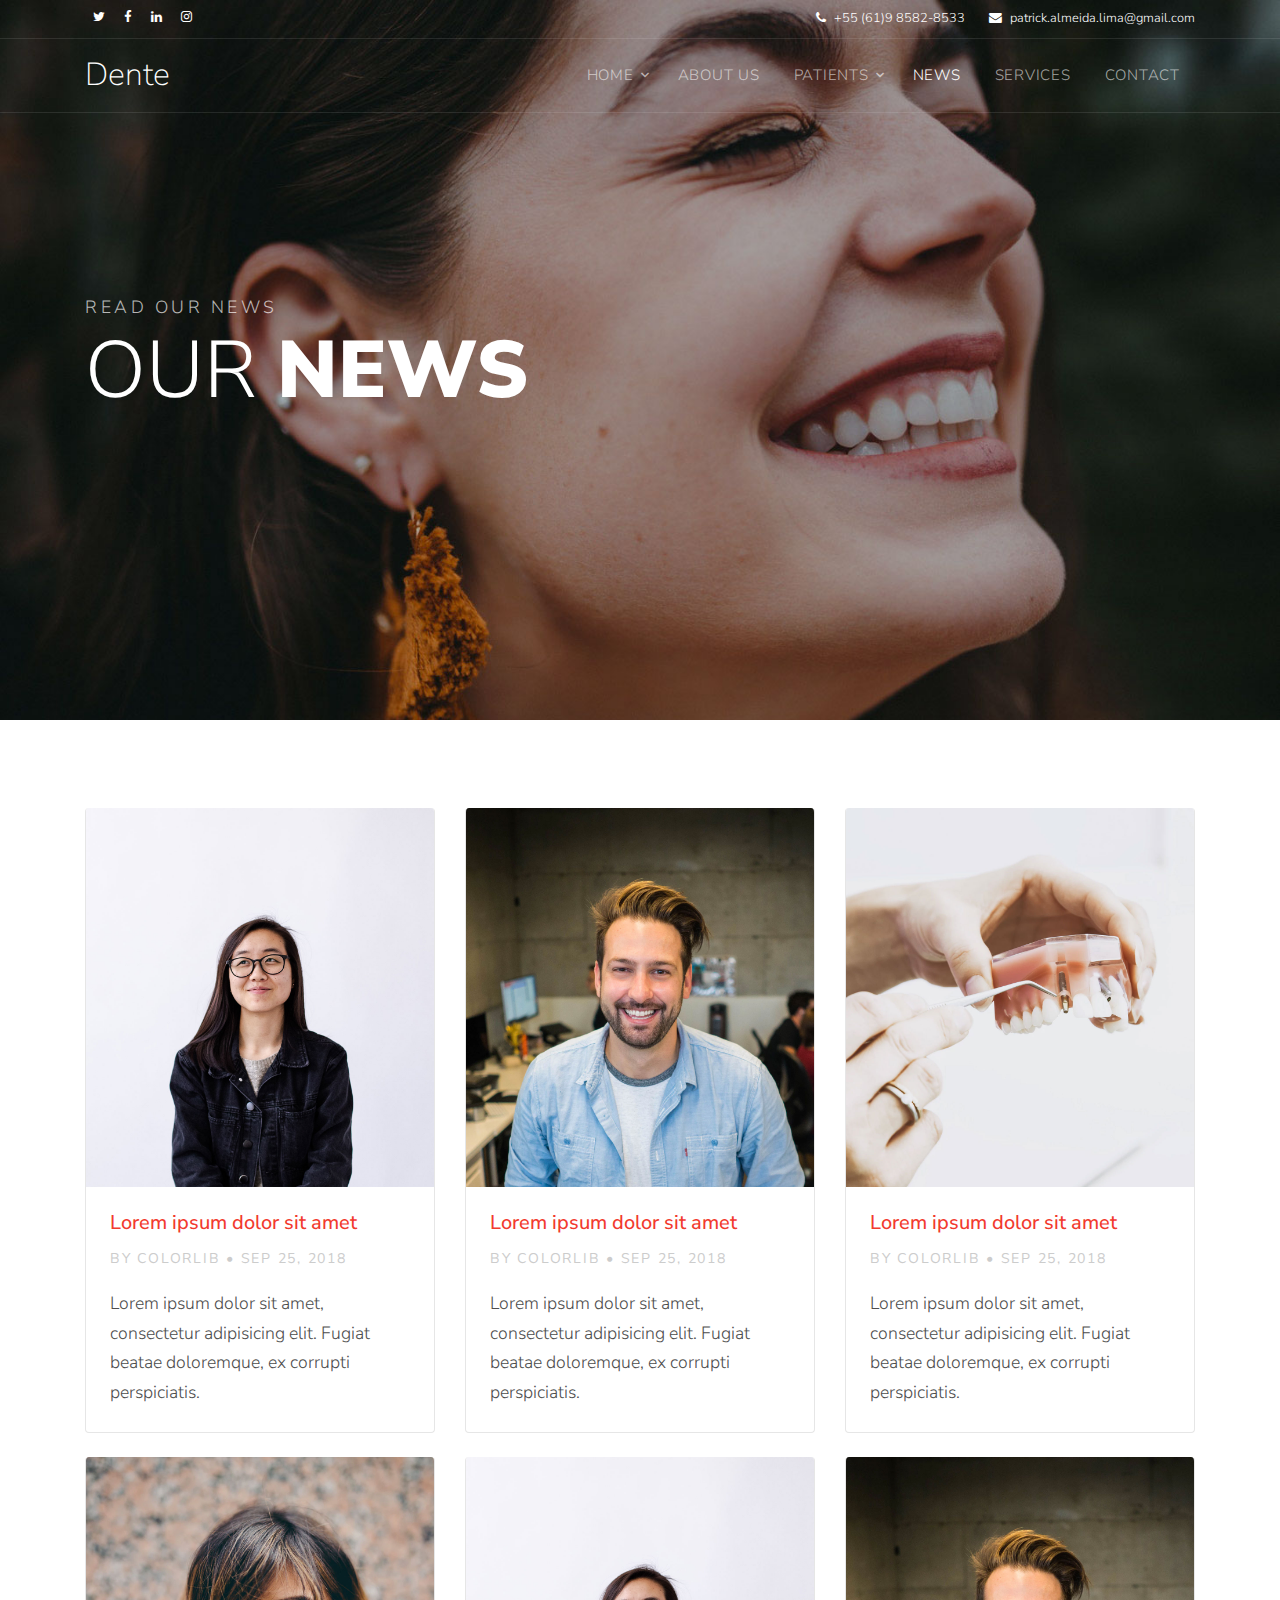
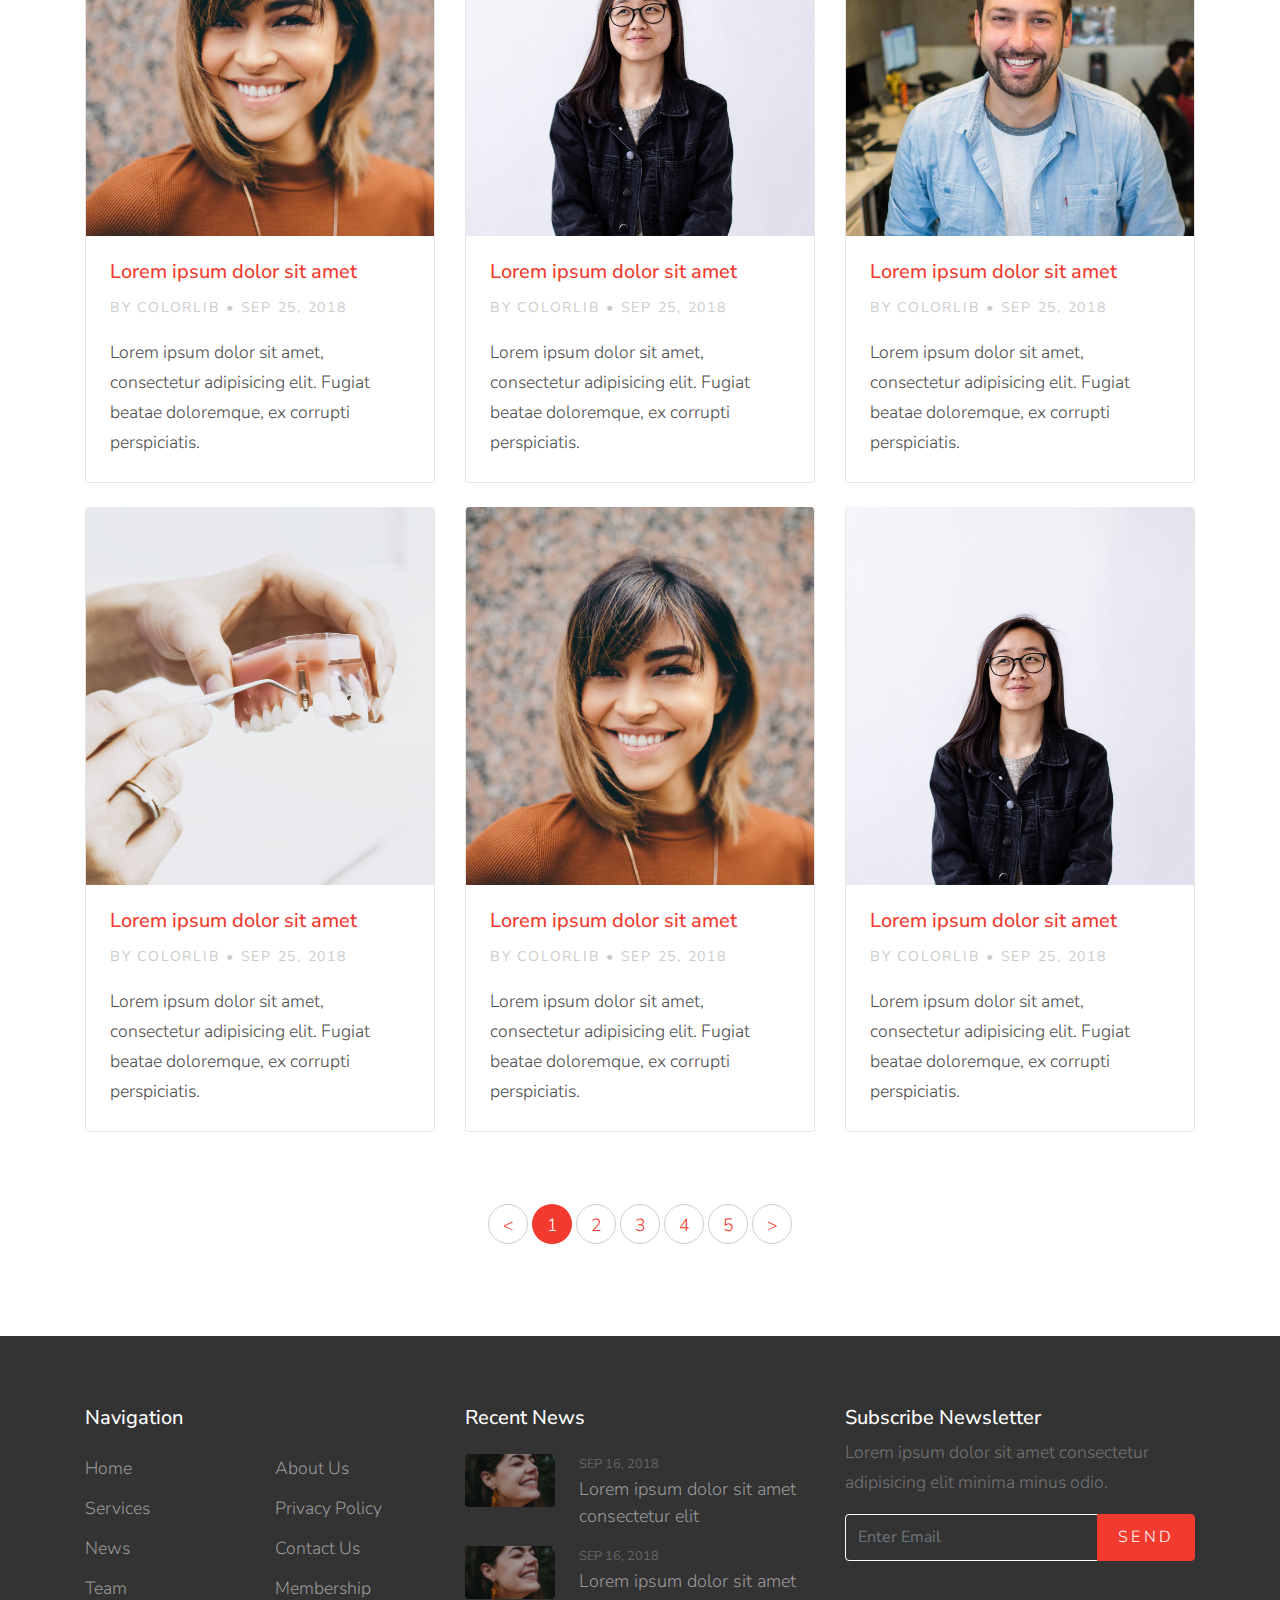
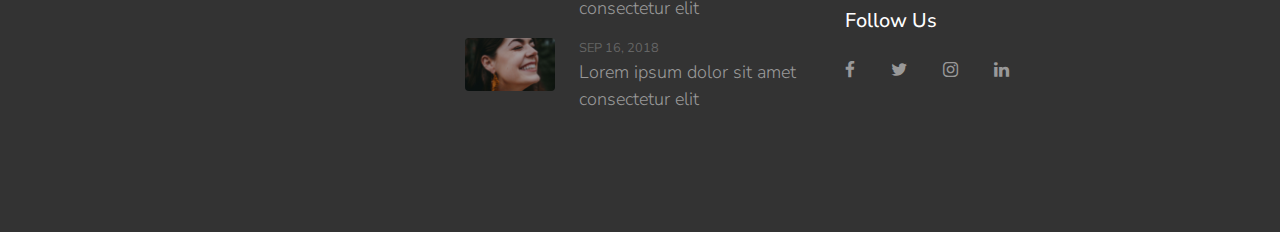
<file: dente/news.html>
<!DOCTYPE html>
<html lang="en">
  <head>
    <title>Dente &mdash; Colorlib Website Template</title>
    <meta charset="utf-8">
    <meta name="viewport" content="width=device-width, initial-scale=1, shrink-to-fit=no">

    <link rel="stylesheet" href="https://fonts.googleapis.com/css?family=Nunito+Sans:200,300,400,700,900"> 
    <link rel="stylesheet" href="fonts/icomoon/style.css">

    <link rel="stylesheet" href="css/bootstrap.min.css">
    <link rel="stylesheet" href="css/magnific-popup.css">
    <link rel="stylesheet" href="css/jquery-ui.css">
    <link rel="stylesheet" href="css/owl.carousel.min.css">
    <link rel="stylesheet" href="css/owl.theme.default.min.css">
    <link rel="stylesheet" href="css/bootstrap-datepicker.css">
    
    
    <link rel="stylesheet" href="fonts/flaticon/font/flaticon.css">
  
    <link rel="stylesheet" href="css/aos.css">

    <link rel="stylesheet" href="css/style.css">
    
  </head>
  <body>
  
  <div class="site-wrap">

    <div class="site-mobile-menu">
      <div class="site-mobile-menu-header">
        <div class="site-mobile-menu-close mt-3">
          <span class="icon-close2 js-menu-toggle"></span>
        </div>
      </div>
      <div class="site-mobile-menu-body"></div>
    </div> <!-- .site-mobile-menu -->
    
    
    <div class="site-navbar-wrap">
      <div class="site-navbar-top">
        <div class="container py-2">
          <div class="row align-items-center">
            <div class="col-6">
              <a href="#" class="p-2 pl-0"><span class="icon-twitter"></span></a>
              <a href="#" class="p-2 pl-0"><span class="icon-facebook"></span></a>
              <a href="#" class="p-2 pl-0"><span class="icon-linkedin"></span></a>
              <a href="#" class="p-2 pl-0"><span class="icon-instagram"></span></a>
            </div>
            <div class="col-6">
              <div class="d-flex ml-auto">
                <a href="#" class="d-flex align-items-center ml-auto mr-4">
                  <span class="icon-phone mr-2"></span>
                  <span class="d-none d-md-inline-block">+55 (61)9 8582-8533</span>
                </a>
                <a href="#" class="d-flex align-items-center">
                  <span class="icon-envelope mr-2"></span>
                  <span class="d-none d-md-inline-block">patrick.almeida.lima@gmail.com</span>
                </a>
              </div>
            </div>
          </div>
        </div>
      </div>
      <div class="site-navbar">
        <div class="container py-1">
          <div class="row align-items-center">
            <div class="col-2">
              <h2 class="mb-0 site-logo"><a href="index.html">Dente</a></h2>
            </div>
            <div class="col-10">
              <nav class="site-navigation text-right" role="navigation">
                <div class="container">
                  <div class="d-inline-block d-lg-none ml-md-0 mr-auto py-3"><a href="#" class="site-menu-toggle js-menu-toggle text-white"><span class="icon-menu h3"></span></a></div>

                  <ul class="site-menu js-clone-nav d-none d-lg-block">
                    <li class="has-children">
                      <a href="index.html">Home</a>
                      <ul class="dropdown arrow-top">
                        <li><a href="#">Menu One</a></li>
                        <li><a href="#">Menu Two</a></li>
                        <li><a href="#">Menu Three</a></li>
                        <li class="has-children">
                          <a href="#">Sub Menu</a>
                          <ul class="dropdown">
                            <li><a href="#">Menu One</a></li>
                            <li><a href="#">Menu Two</a></li>
                            <li><a href="#">Menu Three</a></li>
                          </ul>
                        </li>
                      </ul>
                    </li>
                    <li><a href="about.html">About Us</a></li>
                    <li class="has-children">
                      <a href="patients.html">Patients</a>
                      <ul class="dropdown arrow-top">
                        <li><a href="#">Menu One</a></li>
                        <li><a href="#">Menu Two</a></li>
                        <li><a href="#">Menu Three</a></li>
                      </ul>
                    </li>
                    <li class="active"><a href="news.html">News</a></li>
                    <li><a href="services.html">Services</a></li>
                    <li><a href="contact.html">Contact</a></li>
                  </ul>
                </div>
              </nav>
            </div>
          </div>
        </div>
      </div>
    </div>

    <div class="site-blocks-cover inner-page" style="background-image: url(images/hero_bg_1.jpg);" data-aos="fade" data-stellar-background-ratio="0.5">
      <div class="container">
        <div class="row align-items-center">
          <div class="col-md-7">
            <span class="sub-text">Read Our News</span>
            <h1>Our <strong>News</strong></h1>
          </div>
        </div>
      </div>
    </div>  

    <div class="site-section">
      <div class="container">
        <div class="row mb-5">
          <div class="col-md-6 col-lg-4 mb-4">
            <div class="post-entry bg-white">
              <div class="image">
                <img src="images/img_1.jpg" alt="Image" class="img-fluid">
              </div>
              <div class="text p-4">
                <h2 class="h5 text-black"><a href="#">Lorem ipsum dolor sit amet</a></h2>
                <span class="text-uppercase date d-block mb-3"><small>By Colorlib &bullet; Sep 25, 2018</small></span>
                <p class="mb-0">Lorem ipsum dolor sit amet, consectetur adipisicing elit. Fugiat beatae doloremque, ex corrupti perspiciatis.</p>
              </div>
            </div>
          </div>

          <div class="col-md-6 col-lg-4 mb-4">
            <div class="post-entry bg-white">
              <div class="image">
                <img src="images/img_2.jpg" alt="Image" class="img-fluid">
              </div>
              <div class="text p-4">
                <h2 class="h5 text-black"><a href="#">Lorem ipsum dolor sit amet</a></h2>
                <span class="text-uppercase date d-block mb-3"><small>By Colorlib &bullet; Sep 25, 2018</small></span>
                <p class="mb-0">Lorem ipsum dolor sit amet, consectetur adipisicing elit. Fugiat beatae doloremque, ex corrupti perspiciatis.</p>
              </div>
            </div>
          </div>

          <div class="col-md-6 col-lg-4 mb-4">
            <div class="post-entry bg-white">
              <div class="image">
                <img src="images/img_3.jpg" alt="Image" class="img-fluid">
              </div>
              <div class="text p-4">
                <h2 class="h5 text-black"><a href="#">Lorem ipsum dolor sit amet</a></h2>
                <span class="text-uppercase date d-block mb-3"><small>By Colorlib &bullet; Sep 25, 2018</small></span>
                <p class="mb-0">Lorem ipsum dolor sit amet, consectetur adipisicing elit. Fugiat beatae doloremque, ex corrupti perspiciatis.</p>
              </div>
            </div>
          </div>

          <div class="col-md-6 col-lg-4 mb-4">
            <div class="post-entry bg-white">
              <div class="image">
                <img src="images/img_4.jpg" alt="Image" class="img-fluid">
              </div>
              <div class="text p-4">
                <h2 class="h5 text-black"><a href="#">Lorem ipsum dolor sit amet</a></h2>
                <span class="text-uppercase date d-block mb-3"><small>By Colorlib &bullet; Sep 25, 2018</small></span>
                <p class="mb-0">Lorem ipsum dolor sit amet, consectetur adipisicing elit. Fugiat beatae doloremque, ex corrupti perspiciatis.</p>
              </div>
            </div>
          </div>

          <div class="col-md-6 col-lg-4 mb-4">
            <div class="post-entry bg-white">
              <div class="image">
                <img src="images/img_1.jpg" alt="Image" class="img-fluid">
              </div>
              <div class="text p-4">
                <h2 class="h5 text-black"><a href="#">Lorem ipsum dolor sit amet</a></h2>
                <span class="text-uppercase date d-block mb-3"><small>By Colorlib &bullet; Sep 25, 2018</small></span>
                <p class="mb-0">Lorem ipsum dolor sit amet, consectetur adipisicing elit. Fugiat beatae doloremque, ex corrupti perspiciatis.</p>
              </div>
            </div>
          </div>

          <div class="col-md-6 col-lg-4 mb-4">
            <div class="post-entry bg-white">
              <div class="image">
                <img src="images/img_2.jpg" alt="Image" class="img-fluid">
              </div>
              <div class="text p-4">
                <h2 class="h5 text-black"><a href="#">Lorem ipsum dolor sit amet</a></h2>
                <span class="text-uppercase date d-block mb-3"><small>By Colorlib &bullet; Sep 25, 2018</small></span>
                <p class="mb-0">Lorem ipsum dolor sit amet, consectetur adipisicing elit. Fugiat beatae doloremque, ex corrupti perspiciatis.</p>
              </div>
            </div>
          </div>

          <div class="col-md-6 col-lg-4 mb-4">
            <div class="post-entry bg-white">
              <div class="image">
                <img src="images/img_3.jpg" alt="Image" class="img-fluid">
              </div>
              <div class="text p-4">
                <h2 class="h5 text-black"><a href="#">Lorem ipsum dolor sit amet</a></h2>
                <span class="text-uppercase date d-block mb-3"><small>By Colorlib &bullet; Sep 25, 2018</small></span>
                <p class="mb-0">Lorem ipsum dolor sit amet, consectetur adipisicing elit. Fugiat beatae doloremque, ex corrupti perspiciatis.</p>
              </div>
            </div>
          </div>

          <div class="col-md-6 col-lg-4 mb-4">
            <div class="post-entry bg-white">
              <div class="image">
                <img src="images/img_4.jpg" alt="Image" class="img-fluid">
              </div>
              <div class="text p-4">
                <h2 class="h5 text-black"><a href="#">Lorem ipsum dolor sit amet</a></h2>
                <span class="text-uppercase date d-block mb-3"><small>By Colorlib &bullet; Sep 25, 2018</small></span>
                <p class="mb-0">Lorem ipsum dolor sit amet, consectetur adipisicing elit. Fugiat beatae doloremque, ex corrupti perspiciatis.</p>
              </div>
            </div>
          </div>

          <div class="col-md-6 col-lg-4 mb-4">
            <div class="post-entry bg-white">
              <div class="image">
                <img src="images/img_1.jpg" alt="Image" class="img-fluid">
              </div>
              <div class="text p-4">
                <h2 class="h5 text-black"><a href="#">Lorem ipsum dolor sit amet</a></h2>
                <span class="text-uppercase date d-block mb-3"><small>By Colorlib &bullet; Sep 25, 2018</small></span>
                <p class="mb-0">Lorem ipsum dolor sit amet, consectetur adipisicing elit. Fugiat beatae doloremque, ex corrupti perspiciatis.</p>
              </div>
            </div>
          </div>
        </div>

        <div class="row">
          <div class="col-md-12 text-center">
            <div class="site-block-27">
              <ul>
                <li><a href="#">&lt;</a></li>
                <li class="active"><span>1</span></li>
                <li><a href="#">2</a></li>
                <li><a href="#">3</a></li>
                <li><a href="#">4</a></li>
                <li><a href="#">5</a></li>
                <li><a href="#">&gt;</a></li>
              </ul>
            </div>
          </div>
        </div>
      </div>
    </div>

    
    
    <footer class="site-footer">
      <div class="container">
        <div class="row">
          <div class="col-lg-4 mb-5 mb-lg-0">
            <div class="row mb-5">
              <div class="col-md-12">
                <h3 class="footer-heading mb-4">Navigation</h3>
              </div>
              <div class="col-md-6 col-lg-6">
                <ul class="list-unstyled">
                  <li><a href="#">Home</a></li>
                  <li><a href="#">Services</a></li>
                  <li><a href="#">News</a></li>
                  <li><a href="#">Team</a></li>
                </ul>
              </div>
              <div class="col-md-6 col-lg-6">
                <ul class="list-unstyled">
                  <li><a href="#">About Us</a></li>
                  <li><a href="#">Privacy Policy</a></li>
                  <li><a href="#">Contact Us</a></li>
                  <li><a href="#">Membership</a></li>
                </ul>
              </div>
            </div>

            
          </div>
          <div class="col-lg-4">
           

            <div class="mb-5">
              <h3 class="footer-heading mb-4">Recent News</h3>
              <div class="block-25">
                <ul class="list-unstyled">
                  <li class="mb-3">
                    <a href="#" class="d-flex">
                      <figure class="image mr-4">
                        <img src="images/hero_bg_1.jpg" alt="" class="img-fluid">
                      </figure>
                      <div class="text">
                        <span class="small text-uppercase date">Sep 16, 2018</span>
                        <h3 class="heading font-weight-light">Lorem ipsum dolor sit amet consectetur elit</h3>
                      </div>
                    </a>
                  </li>
                  <li class="mb-3">
                    <a href="#" class="d-flex">
                      <figure class="image mr-4">
                        <img src="images/hero_bg_1.jpg" alt="" class="img-fluid">
                      </figure>
                      <div class="text">
                        <span class="small text-uppercase date">Sep 16, 2018</span>
                        <h3 class="heading font-weight-light">Lorem ipsum dolor sit amet consectetur elit</h3>
                      </div>
                    </a>
                  </li>
                  <li class="mb-3">
                    <a href="#" class="d-flex">
                      <figure class="image mr-4">
                        <img src="images/hero_bg_1.jpg" alt="" class="img-fluid">
                      </figure>
                      <div class="text">
                        <span class="small text-uppercase date">Sep 16, 2018</span>
                        <h3 class="heading font-weight-light">Lorem ipsum dolor sit amet consectetur elit</h3>
                      </div>
                    </a>
                  </li>
                </ul>
              </div>
            </div>
            
          </div>
          

          <div class="col-lg-4 mb-5 mb-lg-0">

            <div class="mb-5">
              <h3 class="footer-heading mb-2">Subscribe Newsletter</h3>
              <p>Lorem ipsum dolor sit amet consectetur adipisicing elit minima minus odio.</p>

              <form action="#" method="post">
                <div class="input-group mb-3">
                  <input type="text" class="form-control border-white text-white bg-transparent" placeholder="Enter Email" aria-label="Enter Email" aria-describedby="button-addon2">
                  <div class="input-group-append">
                    <button class="btn btn-primary" type="button" id="button-addon2">Send</button>
                  </div>
                </div>
              </form>

            </div>

            <div class="row">
              <div class="col-md-12">
                <h3 class="footer-heading mb-4">Follow Us</h3>

                <div>
                  <a href="#" class="pl-0 pr-3"><span class="icon-facebook"></span></a>
                  <a href="#" class="pl-3 pr-3"><span class="icon-twitter"></span></a>
                  <a href="#" class="pl-3 pr-3"><span class="icon-instagram"></span></a>
                  <a href="https://www.linkedin.com/in/patrick-almeida-lima/" class="pl-3 pr-3"><span class="icon-linkedin"></span></a>
                </div>
              </div>
            </div>


          </div>
          
        </div>

      </div>
    </footer>
  </div>

  <script src="js/jquery-3.3.1.min.js"></script>
  <script src="js/jquery-migrate-3.0.1.min.js"></script>
  <script src="js/jquery-ui.js"></script>
  <script src="js/popper.min.js"></script>
  <script src="js/bootstrap.min.js"></script>
  <script src="js/owl.carousel.min.js"></script>
  <script src="js/jquery.stellar.min.js"></script>
  <script src="js/jquery.countdown.min.js"></script>
  <script src="js/jquery.magnific-popup.min.js"></script>
  <script src="js/bootstrap-datepicker.min.js"></script>
  <script src="js/aos.js"></script>

  <script src="js/main.js"></script>
    
  </body>
</html>
</file>
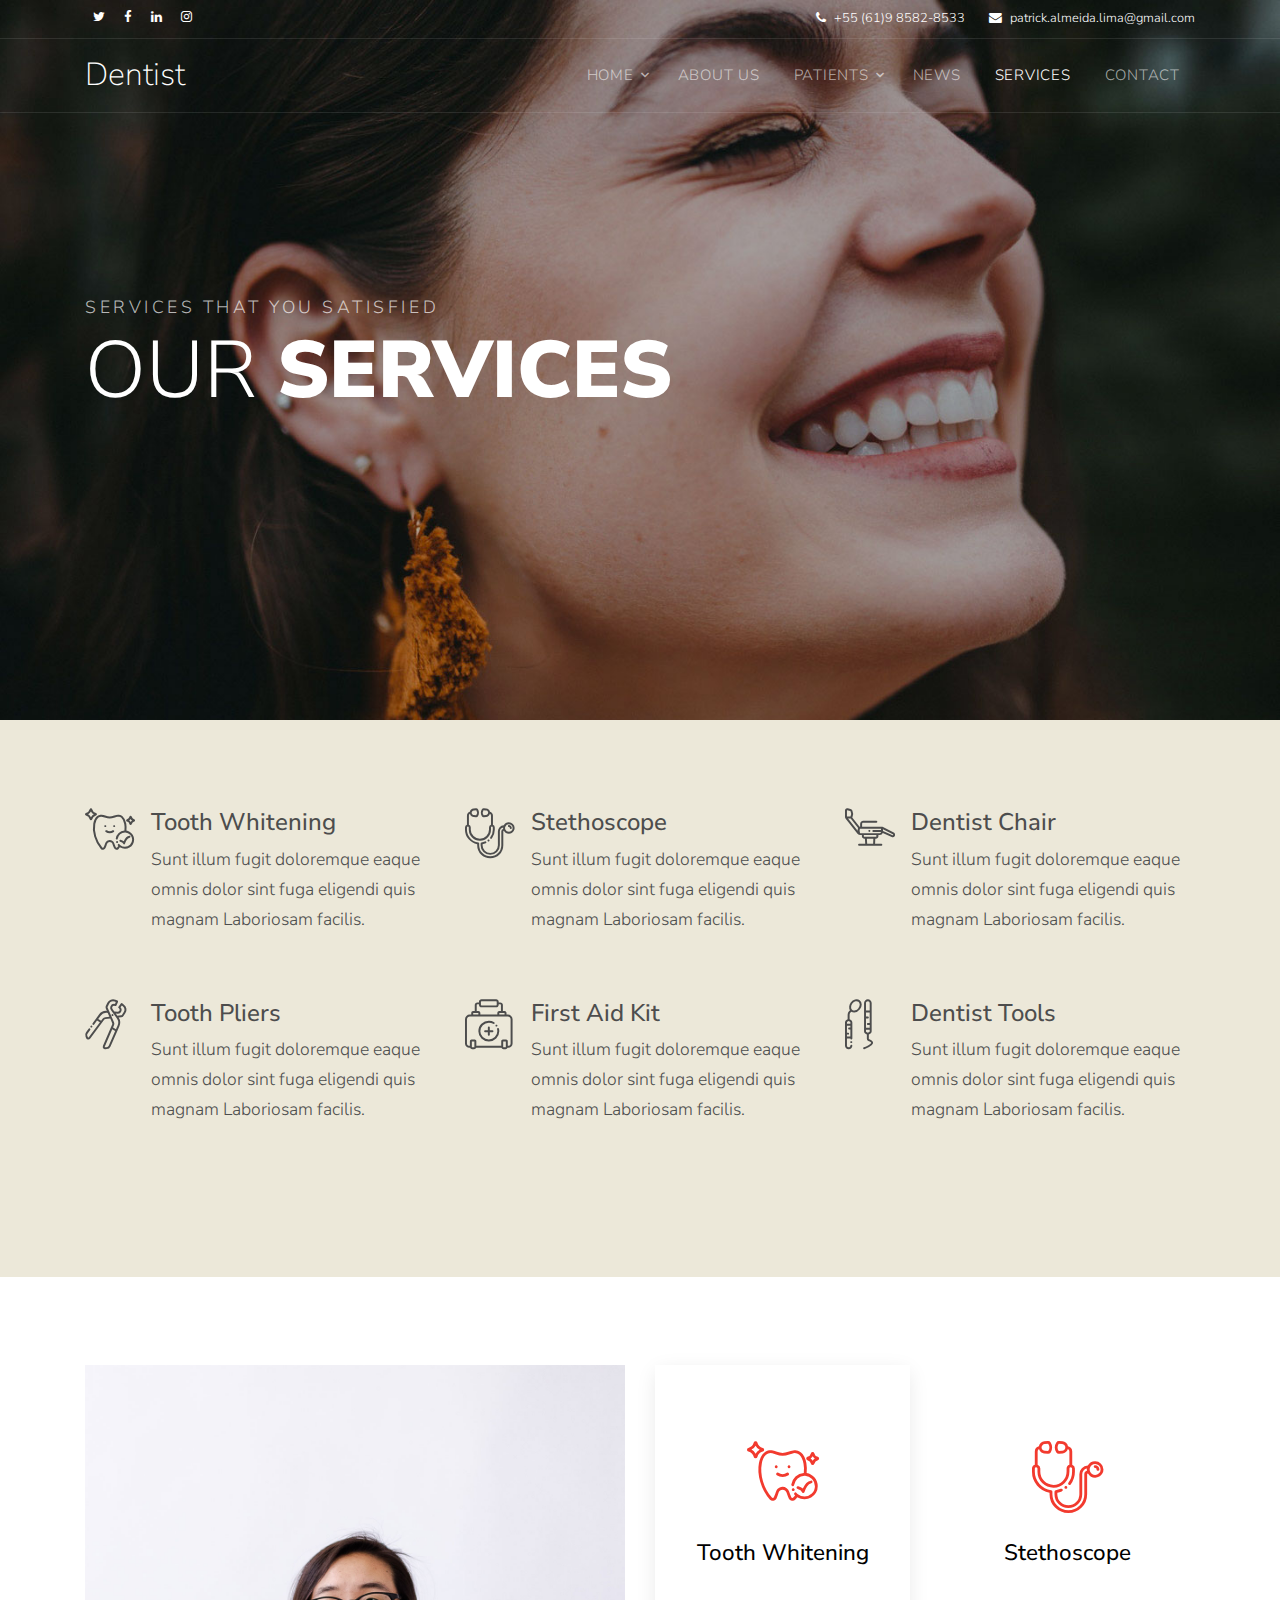
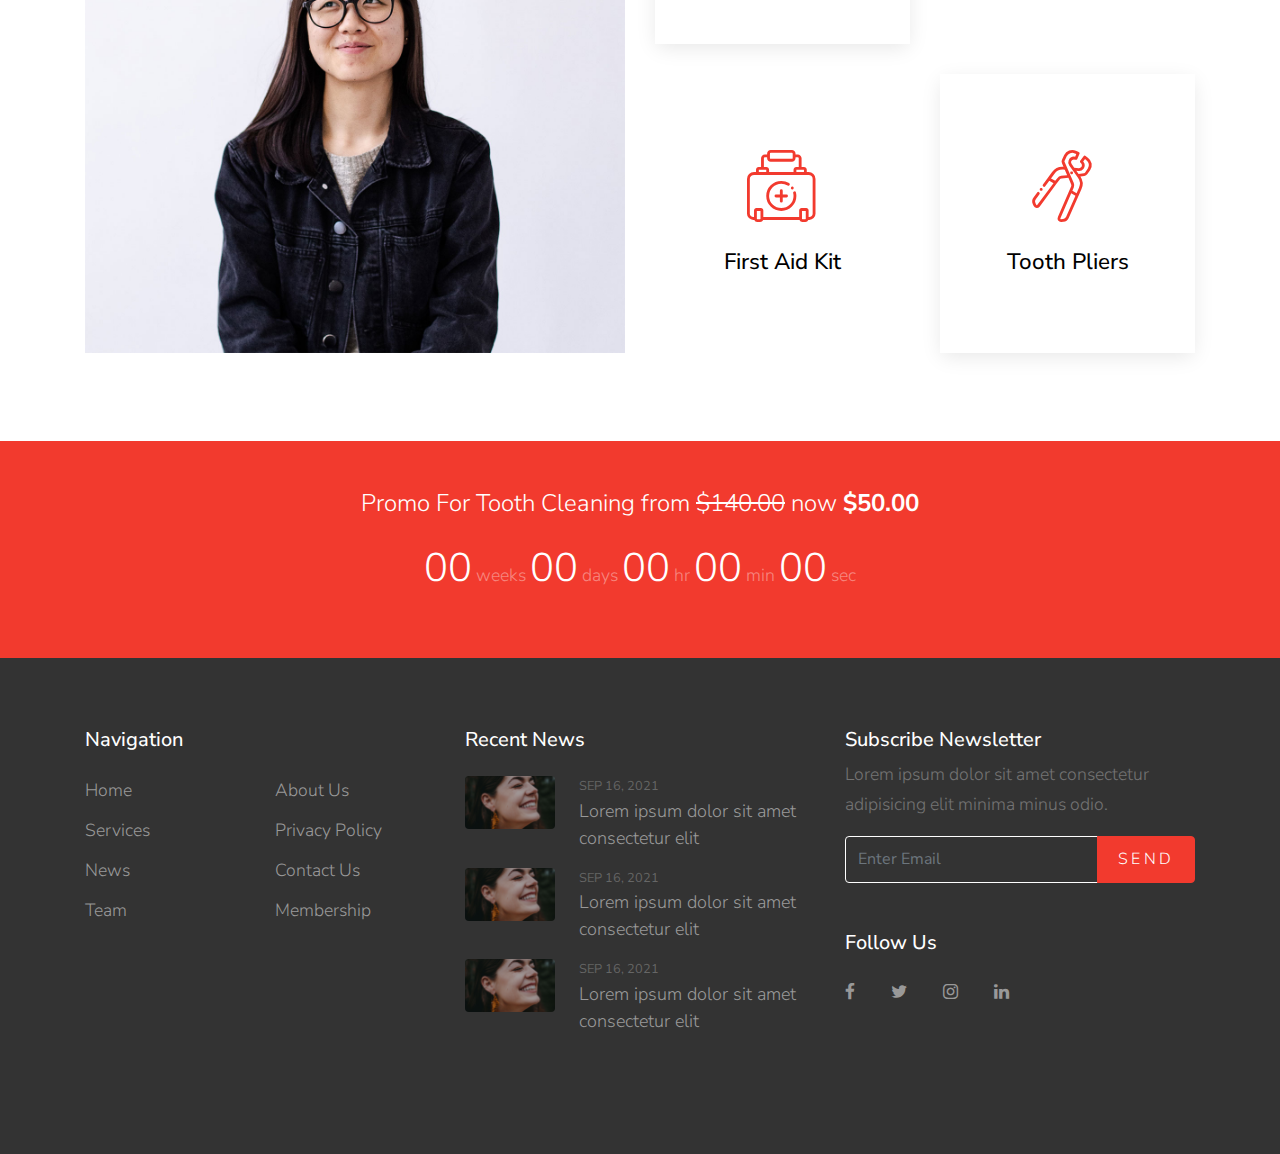
<file: dente/services.html>
<!DOCTYPE html>
<html lang="en">
  <head>
    <title>Dente &mdash; Colorlib Website Template</title>
    <meta charset="utf-8">
    <meta name="viewport" content="width=device-width, initial-scale=1, shrink-to-fit=no">

    <link rel="stylesheet" href="https://fonts.googleapis.com/css?family=Nunito+Sans:200,300,400,700,900"> 
    <link rel="stylesheet" href="fonts/icomoon/style.css">

    <link rel="stylesheet" href="css/bootstrap.min.css">
    <link rel="stylesheet" href="css/magnific-popup.css">
    <link rel="stylesheet" href="css/jquery-ui.css">
    <link rel="stylesheet" href="css/owl.carousel.min.css">
    <link rel="stylesheet" href="css/owl.theme.default.min.css">
    <link rel="stylesheet" href="css/bootstrap-datepicker.css">
    
    
    <link rel="stylesheet" href="fonts/flaticon/font/flaticon.css">
  
    <link rel="stylesheet" href="css/aos.css">

    <link rel="stylesheet" href="css/style.css">
    
  </head>
  <body>
  
  <div class="site-wrap">

    <div class="site-mobile-menu">
      <div class="site-mobile-menu-header">
        <div class="site-mobile-menu-close mt-3">
          <span class="icon-close2 js-menu-toggle"></span>
        </div>
      </div>
      <div class="site-mobile-menu-body"></div>
    </div> <!-- .site-mobile-menu -->
    
    
    <div class="site-navbar-wrap">
      <div class="site-navbar-top">
        <div class="container py-2">
          <div class="row align-items-center">
            <div class="col-6">
              <a href="#" class="p-2 pl-0"><span class="icon-twitter"></span></a>
              <a href="#" class="p-2 pl-0"><span class="icon-facebook"></span></a>
              <a href="#" class="p-2 pl-0"><span class="icon-linkedin"></span></a>
              <a href="#" class="p-2 pl-0"><span class="icon-instagram"></span></a>
            </div>
            <div class="col-6">
              <div class="d-flex ml-auto">
                <a href="#" class="d-flex align-items-center ml-auto mr-4">
                  <span class="icon-phone mr-2"></span>
                  <span class="d-none d-md-inline-block">+55 (61)9 8582-8533</span>
                </a>
                <a href="#" class="d-flex align-items-center">
                  <span class="icon-envelope mr-2"></span>
                  <span class="d-none d-md-inline-block">patrick.almeida.lima@gmail.com</span>
                </a>
              </div>
            </div>
          </div>
        </div>
      </div>
      <div class="site-navbar">
        <div class="container py-1">
          <div class="row align-items-center">
            <div class="col-2">
              <h2 class="mb-0 site-logo"><a href="index.html">Dentist</a></h2>
            </div>
            <div class="col-10">
              <nav class="site-navigation text-right" role="navigation">
                <div class="container">
                  <div class="d-inline-block d-lg-none ml-md-0 mr-auto py-3"><a href="#" class="site-menu-toggle js-menu-toggle text-white"><span class="icon-menu h3"></span></a></div>

                  <ul class="site-menu js-clone-nav d-none d-lg-block">
                    <li class="has-children">
                      <a href="index.html">Home</a>
                      <ul class="dropdown arrow-top">
                        <li><a href="#">Menu One</a></li>
                        <li><a href="#">Menu Two</a></li>
                        <li><a href="#">Menu Three</a></li>
                        <li class="has-children">
                          <a href="#">Sub Menu</a>
                          <ul class="dropdown">
                            <li><a href="#">Menu One</a></li>
                            <li><a href="#">Menu Two</a></li>
                            <li><a href="#">Menu Three</a></li>
                          </ul>
                        </li>
                      </ul>
                    </li>
                    <li><a href="about.html">About Us</a></li>
                    <li class="has-children">
                      <a href="patients.html">Patients</a>
                      <ul class="dropdown arrow-top">
                        <li><a href="#">Menu One</a></li>
                        <li><a href="#">Menu Two</a></li>
                        <li><a href="#">Menu Three</a></li>
                      </ul>
                    </li>
                    <li><a href="news.html">News</a></li>
                    <li class="active"><a href="services.html">Services</a></li>
                    <li><a href="contact.html">Contact</a></li>
                  </ul>
                </div>
              </nav>
            </div>
          </div>
        </div>
      </div>
    </div>

    <div class="site-blocks-cover inner-page" style="background-image: url(images/hero_bg_1.jpg);" data-aos="fade" data-stellar-background-ratio="0.5">
      <div class="container">
        <div class="row align-items-center">
          <div class="col-md-7">
            <span class="sub-text">Services That You Satisfied</span>
            <h1>Our <strong>Services</strong></h1>
          </div>
        </div>
      </div>
    </div>  

    <div class="site-section bg-light">
      <div class="container">
        <div class="row">
          <div class="col-md-6 col-lg-4">
            <div class="site-block-feature-2 d-flex rounded mb-5">

              <div class="mr-3">
                <span class="icon flaticon-tooth-whitening font-weight-light "></span>
              </div>
              <div class="text">
                <h3>Tooth Whitening</h3>
                <p>Sunt illum fugit doloremque eaque omnis dolor sint fuga eligendi quis magnam Laboriosam facilis.</p>
              </div>
            </div>
          </div>

          <div class="col-md-6 col-lg-4">
            <div class="site-block-feature-2 d-flex rounded mb-5">
              <div class="mr-3">
                <span class="icon flaticon-stethoscope font-weight-light "></span>
              </div>
              <div class="text">
                <h3>Stethoscope</h3>
                <p>Sunt illum fugit doloremque eaque omnis dolor sint fuga eligendi quis magnam Laboriosam facilis.</p>
              </div>
            </div>
          </div>

          <div class="col-md-6 col-lg-4">
            <div class="site-block-feature-2 d-flex rounded mb-5">
              <div class="mr-3">
                <span class="icon flaticon-dentist-chair font-weight-light "></span>
              </div>
              <div class="text">
                <h3>Dentist Chair</h3>
                <p>Sunt illum fugit doloremque eaque omnis dolor sint fuga eligendi quis magnam Laboriosam facilis.</p>
              </div>
            </div>
          </div>

          <div class="col-md-6 col-lg-4">
            <div class="site-block-feature-2 d-flex rounded mb-5">
              <div class="mr-3">
                <span class="icon flaticon-tooth-pliers font-weight-light "></span>
              </div>
              <div class="text">
                <h3>Tooth Pliers</h3>
                <p>Sunt illum fugit doloremque eaque omnis dolor sint fuga eligendi quis magnam Laboriosam facilis.</p>
              </div>
            </div>
          </div>

          <div class="col-md-6 col-lg-4">
            <div class="site-block-feature-2 d-flex rounded mb-5">
              <div class="mr-3">
                <span class="icon flaticon-first-aid-kit font-weight-light "></span>
              </div>
              <div class="text">
                <h3>First Aid Kit</h3>
                <p>Sunt illum fugit doloremque eaque omnis dolor sint fuga eligendi quis magnam Laboriosam facilis.</p>
              </div>
            </div>
          </div>

          <div class="col-md-6 col-lg-4">
            <div class="site-block-feature-2 d-flex rounded mb-5">
              <div class="mr-3">
                <span class="icon flaticon-dentist-tools font-weight-light "></span>
              </div>
              <div class="text">
                <h3>Dentist Tools</h3>
                <p>Sunt illum fugit doloremque eaque omnis dolor sint fuga eligendi quis magnam Laboriosam facilis.</p>
              </div>
            </div>
          </div>
        </div>
      </div>
    </div>

    <div class="site-section site-block-3">
      <div class="container">
        <div class="row">
          <div class="col-lg-6 mb-5 mb-lg-0">
            <img src="images/img_1.jpg" alt="Image" class="img-fluid">
          </div>
          <div class="col-lg-6">
            <div class="row row-items">
              <div class="col-md-6">
                <a href="#" class="d-flex text-center feature active p-4 mb-4">
                  <span class="align-self-center w-100">
                    <span class="d-block mb-3">
                      <span class="flaticon-tooth-whitening display-3"></span>
                    </span>
                    <h3>Tooth Whitening</h3>
                  </span>
                </a>
              </div>
              <div class="col-md-6">
                <a href="#" class="d-flex text-center feature p-4 mb-4">
                  <span class="align-self-center w-100">
                    <span class="d-block mb-3">
                      <span class="flaticon-stethoscope display-3"></span>
                    </span>
                    <h3>Stethoscope</h3>
                  </span>
                </a>
              </div>
            </div>
            <div class="row row-items last">
              <div class="col-md-6">
                <a href="#" class="d-flex text-center feature p-4 mb-4">
                  <span class="align-self-center w-100">
                    <span class="d-block mb-3">
                      <span class="flaticon-first-aid-kit display-3"></span>
                    </span>
                    <h3>First Aid Kit</h3>
                  </span>
                </a>
              </div>
              <div class="col-md-6">
                <a href="#" class="d-flex text-center active feature p-4 mb-4">
                  <span class="align-self-center w-100">
                    <span class="d-block mb-3">
                      <span class="flaticon-tooth-pliers display-3"></span>
                    </span>
                    <h3>Tooth Pliers</h3>
                  </span>
                </a>
              </div>
            </div>
          </div>
        </div>
      </div>
    </div>

    
    <div class="promo py-5 bg-primary">
      <div class="container text-center">
        <span class="d-block h4 mb-3 font-weight-light text-white">Promo For Tooth Cleaning from <del>$140.00</del> now <strong class="font-weight-bold">$50.00</strong></span>
        <div id="date-countdown" class="mt-0 mb-2"></div>
      </div>
    </div>
    
    <footer class="site-footer">
      <div class="container">
        <div class="row">
          <div class="col-lg-4 mb-5 mb-lg-0">
            <div class="row mb-5">
              <div class="col-md-12">
                <h3 class="footer-heading mb-4">Navigation</h3>
              </div>
              <div class="col-md-6 col-lg-6">
                <ul class="list-unstyled">
                  <li><a href="#">Home</a></li>
                  <li><a href="#">Services</a></li>
                  <li><a href="#">News</a></li>
                  <li><a href="#">Team</a></li>
                </ul>
              </div>
              <div class="col-md-6 col-lg-6">
                <ul class="list-unstyled">
                  <li><a href="#">About Us</a></li>
                  <li><a href="#">Privacy Policy</a></li>
                  <li><a href="#">Contact Us</a></li>
                  <li><a href="#">Membership</a></li>
                </ul>
              </div>
            </div>

            
          </div>
          <div class="col-lg-4">
           

            <div class="mb-5">
              <h3 class="footer-heading mb-4">Recent News</h3>
              <div class="block-25">
                <ul class="list-unstyled">
                  <li class="mb-3">
                    <a href="#" class="d-flex">
                      <figure class="image mr-4">
                        <img src="images/hero_bg_1.jpg" alt="" class="img-fluid">
                      </figure>
                      <div class="text">
                        <span class="small text-uppercase date">Sep 16, 2021</span>
                        <h3 class="heading font-weight-light">Lorem ipsum dolor sit amet consectetur elit</h3>
                      </div>
                    </a>
                  </li>
                  <li class="mb-3">
                    <a href="#" class="d-flex">
                      <figure class="image mr-4">
                        <img src="images/hero_bg_1.jpg" alt="" class="img-fluid">
                      </figure>
                      <div class="text">
                        <span class="small text-uppercase date">Sep 16, 2021</span>
                        <h3 class="heading font-weight-light">Lorem ipsum dolor sit amet consectetur elit</h3>
                      </div>
                    </a>
                  </li>
                  <li class="mb-3">
                    <a href="#" class="d-flex">
                      <figure class="image mr-4">
                        <img src="images/hero_bg_1.jpg" alt="" class="img-fluid">
                      </figure>
                      <div class="text">
                        <span class="small text-uppercase date">Sep 16, 2021</span>
                        <h3 class="heading font-weight-light">Lorem ipsum dolor sit amet consectetur elit</h3>
                      </div>
                    </a>
                  </li>
                </ul>
              </div>
            </div>
            
          </div>
          

          <div class="col-lg-4 mb-5 mb-lg-0">

            <div class="mb-5">
              <h3 class="footer-heading mb-2">Subscribe Newsletter</h3>
              <p>Lorem ipsum dolor sit amet consectetur adipisicing elit minima minus odio.</p>

              <form action="#" method="post">
                <div class="input-group mb-3">
                  <input type="text" class="form-control border-white text-white bg-transparent" placeholder="Enter Email" aria-label="Enter Email" aria-describedby="button-addon2">
                  <div class="input-group-append">
                    <button class="btn btn-primary" type="button" id="button-addon2">Send</button>
                  </div>
                </div>
              </form>

            </div>

            <div class="row">
              <div class="col-md-12">
                <h3 class="footer-heading mb-4">Follow Us</h3>

                <div>
                  <a href="#" class="pl-0 pr-3"><span class="icon-facebook"></span></a>
                  <a href="#" class="pl-3 pr-3"><span class="icon-twitter"></span></a>
                  <a href="#" class="pl-3 pr-3"><span class="icon-instagram"></span></a>
                  <a href="https://www.linkedin.com/in/patrick-almeida-lima/" class="pl-3 pr-3"><span class="icon-linkedin"></span></a>
                </div>
              </div>
            </div>


          </div>
          
        </div>

      </div>
    </footer>
  </div>

  <script src="js/jquery-3.3.1.min.js"></script>
  <script src="js/jquery-migrate-3.0.1.min.js"></script>
  <script src="js/jquery-ui.js"></script>
  <script src="js/popper.min.js"></script>
  <script src="js/bootstrap.min.js"></script>
  <script src="js/owl.carousel.min.js"></script>
  <script src="js/jquery.stellar.min.js"></script>
  <script src="js/jquery.countdown.min.js"></script>
  <script src="js/jquery.magnific-popup.min.js"></script>
  <script src="js/bootstrap-datepicker.min.js"></script>
  <script src="js/aos.js"></script>

  <script src="js/main.js"></script>
    
  </body>
</html>
</file>
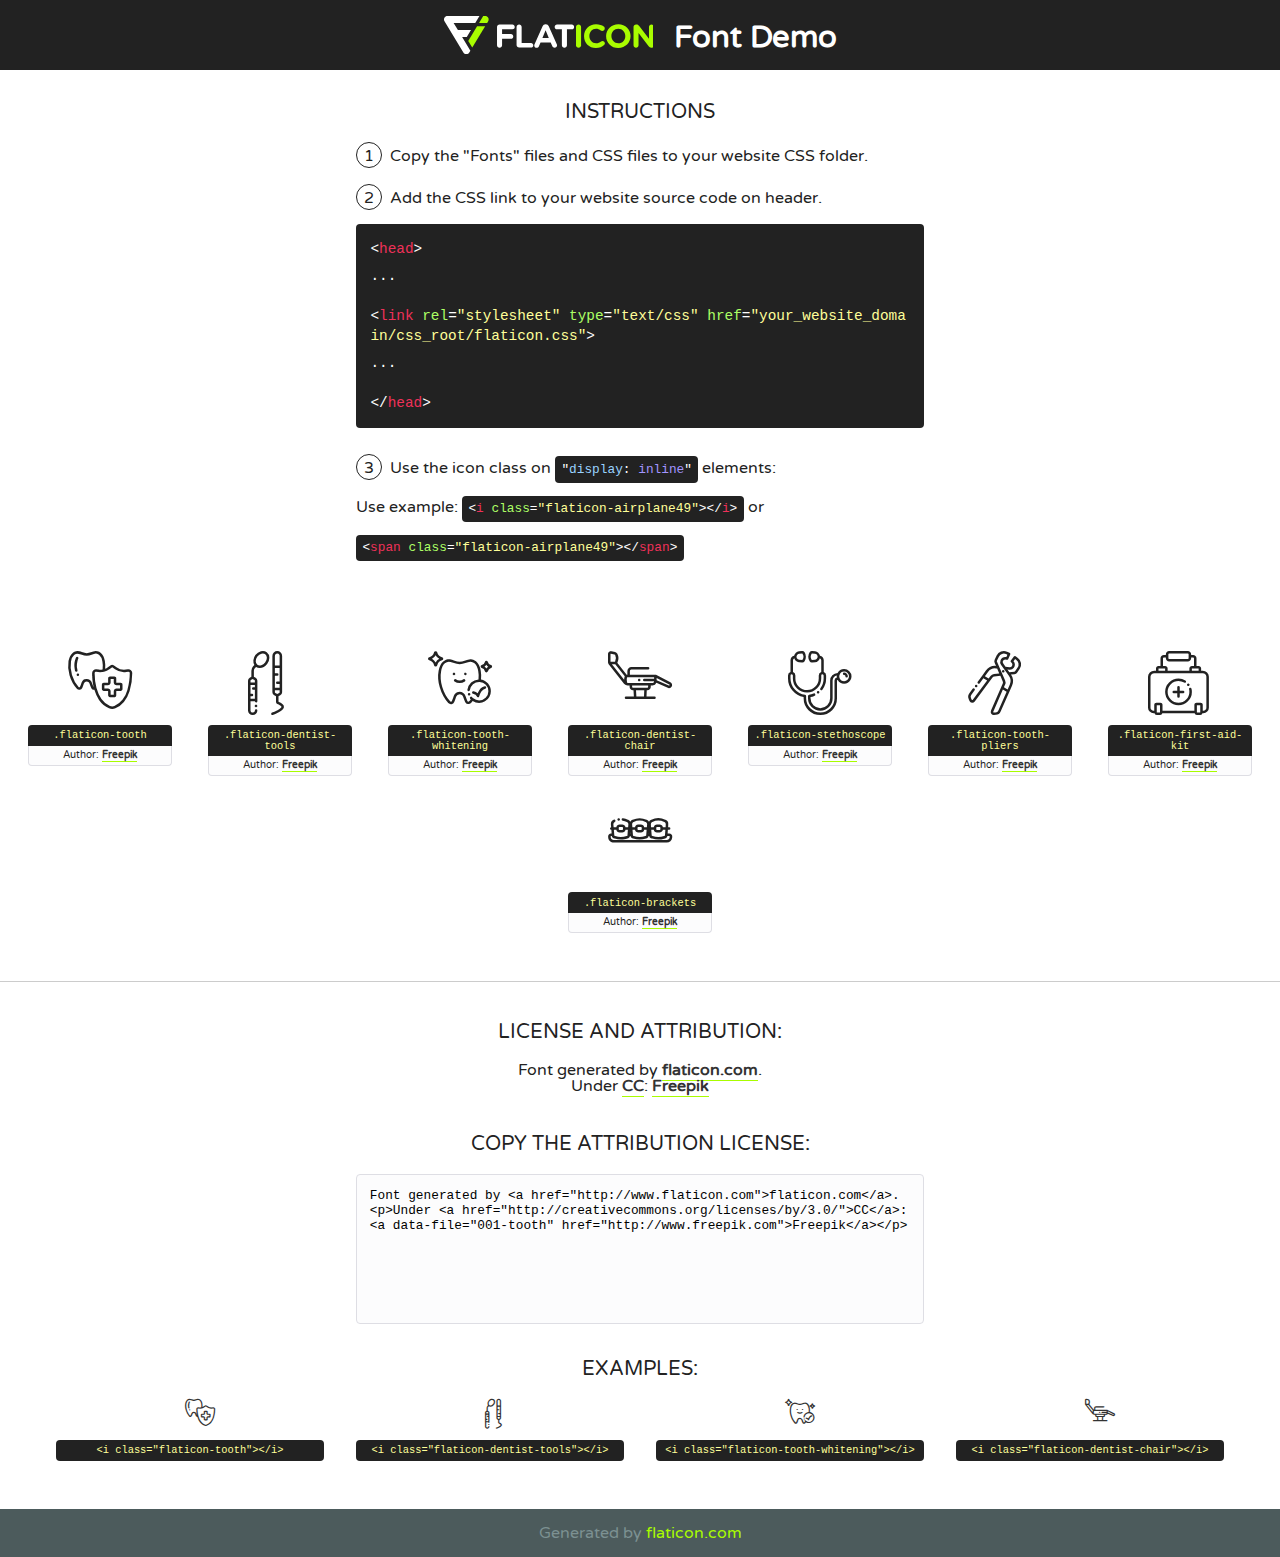
<file: dente/fonts/flaticon/font/flaticon.html>
<!DOCTYPE html>
<!--
  Flaticon icon font: Flaticon
  Creation date: 14/09/2018 07:17
-->
<html>
<!DOCTYPE html>
<html>

<head>
    <title>Flaticon WebFont</title>
    <link href="http://fonts.googleapis.com/css?family=Varela+Round" rel="stylesheet" type="text/css" />
    <link rel="stylesheet" type="text/css" href="flaticon.css">
    <meta charset="UTF-8">
    <style>
    html, body, div, span, applet, object, iframe,
    h1, h2, h3, h4, h5, h6, p, blockquote, pre,
    a, abbr, acronym, address, big, cite, code,
    del, dfn, em, img, ins, kbd, q, s, samp,
    small, strike, strong, sub, sup, tt, var,
    b, u, i, center,
    dl, dt, dd, ol, ul, li,
    fieldset, form, label, legend,
    table, caption, tbody, tfoot, thead, tr, th, td,
    article, aside, canvas, details, embed, 
    figure, figcaption, footer, header, hgroup, 
    menu, nav, output, ruby, section, summary,
    time, mark, audio, video {
        margin: 0;
        padding: 0;
        border: 0;
        font-size: 100%;
        font: inherit;
        vertical-align: baseline;
    }
    /* HTML5 display-role reset for older browsers */
    article, aside, details, figcaption, figure, 
    footer, header, hgroup, menu, nav, section {
        display: block;
    }
    body {
        line-height: 1;
    }
    ol, ul {
        list-style: none;
    }
    blockquote, q {
        quotes: none;
    }
    blockquote:before, blockquote:after,
    q:before, q:after {
        content: '';
        content: none;
    }
    table {
        border-collapse: collapse;
        border-spacing: 0;
    }
    body {
        font-family: 'Varela Round', Helvetica, Arial, sans-serif;
        font-size: 16px;
        color: #222;
    }
    a {
        color: #333;
        border-bottom: 1px solid #a9fd00;
        font-weight: bold;
        text-decoration: none;
    }
    * {
        -moz-box-sizing: border-box;
        -webkit-box-sizing: border-box;
        box-sizing: border-box;
        margin: 0;
        padding: 0;
    }
    [class^="flaticon-"]:before, [class*=" flaticon-"]:before, [class^="flaticon-"]:after, [class*=" flaticon-"]:after {
        font-family: Flaticon;
        font-size: 30px;
        font-style: normal;
        margin-left: 20px;
        color: #333;
    }
    .wrapper {
        max-width: 600px;
        margin: auto;
        padding: 0 1em;
    }
    .title {
        font-size: 1.25em;
        text-align: center;
        margin-bottom: 1em;
        text-transform: uppercase;
    }
    header {
        text-align: center;
        background-color: #222;
        color: #fff;
        padding: 1em;
    }
    header .logo {
        width: 210px;
        height: 38px;
        display: inline-block;
        vertical-align: middle;
        margin-right: 1em;
        border: none;
    }
    header strong {
        font-size: 1.95em;
        font-weight: bold;
        vertical-align: middle;
        margin-top: 5px;
        display: inline-block;
    }
    .demo {
        margin: 2em auto;
        line-height: 1.25em;
    }
    .demo ul li {
        margin-bottom: 1em;
    }
    .demo ul li .num {
        color: #222;
        border-radius: 20px;
        display: inline-block;
        width: 26px;
        padding: 3px;
        height: 26px;
        text-align: center;
        margin-right: 0.5em;
        border: 1px solid #222;
    }
    .demo ul li code {
        background-color: #222;
        border-radius: 4px;
        padding: 0.25em 0.5em;
        display: inline-block;
        color: #fff;
        font-family: Consolas,Monaco,Lucida Console,Liberation Mono,DejaVu Sans Mono,Bitstream Vera Sans Mono,Courier New, monospace;
        font-weight: lighter;
        margin-top: 1em;
        font-size: 0.8em;
        word-break: break-all;
    }
    .demo ul li code.big {
        padding: 1em;
        font-size: 0.9em;
    }
    .demo ul li code .red {
        color: #EF3159;
    }
    .demo ul li code .green {
        color: #ACFF65;
    }
    .demo ul li code .yellow {
        color: #FFFF99;
    }
    .demo ul li code .blue {
        color: #99D3FF;
    }
    .demo ul li code .purple {
        color: #A295FF;
    }
    .demo ul li code .dots {
        margin-top: 0.5em;
        display: block;
    }
    #glyphs {
        border-bottom: 1px solid #ccc;
        padding: 2em 0;
        text-align: center;
    }
    .glyph {
        display: inline-block;
        width: 9em;
        margin: 1em;
        text-align: center;
        vertical-align: top;
        background: #FFF;
    }
    .glyph .glyph-icon {
        padding: 10px;
        display: block;
        font-family:"Flaticon";
        font-size: 64px;
        line-height: 1;
    }
    .glyph .glyph-icon:before {
        font-size: 64px;
        color: #222;
        margin-left: 0;
    }
    .class-name {
        font-size: 0.65em;
        background-color: #222;
        color: #fff;
        border-radius: 4px 4px 0 0;
        padding: 0.5em;
        color: #FFFF99;
        font-family: Consolas,Monaco,Lucida Console,Liberation Mono,DejaVu Sans Mono,Bitstream Vera Sans Mono,Courier New, monospace;
    }
    .author-name {
        font-size: 0.6em;
        background-color: #fcfcfd;
        border: 1px solid #DEDEE4;
        border-top: 0;
        border-radius: 0 0 4px 4px;
        padding: 0.5em;
    }
    .class-name:last-child {
        font-size: 10px;
        color:#888;
    }
    .class-name:last-child a {
        font-size: 10px;
        color:#555;
    }
    .class-name:last-child a:hover {
        color:#a9fd00;
    }
    .glyph > input {
        display: block;
        width: 100px;
        margin: 5px auto;
        text-align: center;
        font-size: 12px;
        cursor: text;
    }
    .glyph > input.icon-input {
        font-family:"Flaticon";
        font-size: 16px;
        margin-bottom: 10px;
    }
    .attribution .title {
        margin-top: 2em;
    }
    .attribution textarea {
        background-color: #fcfcfd;
        padding: 1em;
        border: none;
        box-shadow: none;
        border: 1px solid #DEDEE4;
        border-radius: 4px;
        resize: none;
        width: 100%;
        height: 150px;
        font-size: 0.8em;
        font-family: Consolas,Monaco,Lucida Console,Liberation Mono,DejaVu Sans Mono,Bitstream Vera Sans Mono,Courier New, monospace;
        -webkit-appearance: none;
    }
    .iconsuse {
        margin: 2em auto;
        text-align: center;
        max-width: 1200px;
    }
    .iconsuse:after {
        content: '';
        display: table;
        clear: both;
    }
    .iconsuse .image {
        float: left;
        width: 25%;
        padding: 0 1em;
    }
    .iconsuse .image p {
        margin-bottom: 1em;
    }
    .iconsuse .image span {
        display: block;
        font-size: 0.65em;
        background-color: #222;
        color: #fff;
        border-radius: 4px;
        padding: 0.5em;
        color: #FFFF99;
        margin-top: 1em;
        font-family: Consolas,Monaco,Lucida Console,Liberation Mono,DejaVu Sans Mono,Bitstream Vera Sans Mono,Courier New, monospace;
    }
    #footer {
        text-align: center;
        background-color: #4C5B5C;
        color: #7c9192;
        padding: 1em;
    }
    #footer a {
        border: none;
        color: #a9fd00;
        font-weight: normal;
    }
    @media (max-width: 960px) {
        .iconsuse .image {
            width: 50%;
        }
    }
    @media (max-width: 560px) {
        .iconsuse .image {
            width: 100%;
        }
    }
    </style>
</head>

<body class="characters-off">

    <header>
        <a href="http://www.flaticon.com" target="_blank" class="logo">
            <svg version="1.1" xmlns="http://www.w3.org/2000/svg" xmlns:xlink="http://www.w3.org/1999/xlink" xmlns:a="http://ns.adobe.com/AdobeSVGViewerExtensions/3.0/" viewBox="0 0 560.875 102.036" enable-background="new 0 0 560.875 102.036" xml:space="preserve">
                <defs>
                </defs>
                <g>
                    <g class="letters">
                        <path fill="#ffffff" d="M141.596,29.675c0-3.777,2.985-6.767,6.764-6.767h34.438c3.426,0,6.15,2.728,6.15,6.15
                        c0,3.43-2.724,6.149-6.15,6.149h-27.674v13.091h23.719c3.429,0,6.151,2.724,6.151,6.15c0,3.43-2.723,6.149-6.151,6.149h-23.719
                        v17.574c0,3.773-2.986,6.761-6.764,6.761c-3.779,0-6.764-2.989-6.764-6.761V29.675z"></path>
                        <path fill="#ffffff" d="M193.844,29.149c0-3.781,2.985-6.767,6.764-6.767c3.776,0,6.763,2.985,6.763,6.767v42.957h25.039
                        c3.426,0,6.149,2.726,6.149,6.153c0,3.425-2.723,6.15-6.149,6.15h-31.802c-3.779,0-6.764-2.986-6.764-6.768V29.149z"></path>
                        <path fill="#ffffff" d="M241.891,75.71l21.438-48.407c1.492-3.341,4.215-5.357,7.906-5.357h0.792
                        c3.686,0,6.323,2.017,7.815,5.357l21.439,48.407c0.436,0.967,0.701,1.845,0.701,2.723c0,3.602-2.809,6.501-6.414,6.501
                        c-3.161,0-5.269-1.845-6.499-4.655l-4.132-9.661h-27.059l-4.301,10.102c-1.144,2.631-3.426,4.214-6.237,4.214
                        c-3.517,0-6.24-2.81-6.24-6.325C241.1,77.64,241.451,76.677,241.891,75.71z M279.932,58.666l-8.521-20.297l-8.526,20.297H279.932
                        z"></path>
                        <path fill="#ffffff" d="M314.864,35.387H301.86c-3.429,0-6.239-2.813-6.239-6.238c0-3.429,2.811-6.24,6.239-6.24h39.533
                        c3.426,0,6.237,2.811,6.237,6.24c0,3.425-2.811,6.238-6.237,6.238h-13.001v42.785c0,3.773-2.99,6.761-6.764,6.761
                        c-3.779,0-6.764-2.989-6.764-6.761V35.387z"></path>
                        <path fill="#A9FD00" d="M352.615,29.149c0-3.781,2.985-6.767,6.767-6.767c3.774,0,6.761,2.985,6.761,6.767v49.024
                        c0,3.773-2.987,6.761-6.761,6.761c-3.781,0-6.767-2.989-6.767-6.761V29.149z"></path>
                        <path fill="#A9FD00" d="M374.132,53.836v-0.179c0-17.481,13.178-31.801,32.065-31.801c9.22,0,15.459,2.458,20.557,6.238
                        c1.402,1.054,2.637,2.985,2.637,5.357c0,3.692-2.985,6.59-6.681,6.59c-1.845,0-3.071-0.702-4.044-1.319
                        c-3.776-2.813-7.729-4.393-12.562-4.393c-10.364,0-17.831,8.611-17.831,19.154v0.173c0,10.542,7.291,19.329,17.831,19.329
                        c5.715,0,9.492-1.756,13.359-4.834c1.049-0.874,2.458-1.491,4.039-1.491c3.429,0,6.325,2.813,6.325,6.236
                        c0,2.106-1.056,3.78-2.282,4.834c-5.539,4.834-12.036,7.733-21.878,7.733C387.572,85.464,374.132,71.493,374.132,53.836z"></path>
                        <path fill="#A9FD00" d="M433.009,53.836v-0.179c0-17.481,13.79-31.801,32.766-31.801c18.981,0,32.592,14.143,32.592,31.628v0.173
                        c0,17.483-13.785,31.807-32.769,31.807C446.625,85.464,433.009,71.32,433.009,53.836z M484.224,53.836v-0.179
                        c0-10.539-7.725-19.326-18.626-19.326c-10.893,0-18.449,8.611-18.449,19.154v0.173c0,10.542,7.73,19.329,18.626,19.329
                        C476.676,72.986,484.224,64.378,484.224,53.836z"></path>
                        <path fill="#A9FD00" d="M506.233,29.321c0-3.774,2.99-6.763,6.767-6.763h1.401c3.252,0,5.183,1.583,7.029,3.953l26.093,34.265
                        V29.059c0-3.692,2.99-6.677,6.681-6.677c3.683,0,6.671,2.985,6.671,6.677v48.934c0,3.78-2.987,6.765-6.764,6.765h-0.436
                        c-3.257,0-5.188-1.581-7.034-3.953l-27.056-35.492v32.944c0,3.687-2.985,6.676-6.678,6.676c-3.683,0-6.673-2.989-6.673-6.676
                        V29.321z"></path>
                    </g>
                    <g class="insignia">
                        <path fill="#ffffff" d="M48.372,56.137h12.517l11.156-18.537H37.186L25.688,18.539h57.825L94.668,0H9.271
                        C5.925,0,2.842,1.801,1.198,4.716c-1.644,2.907-1.593,6.482,0.134,9.343l50.38,83.501c1.678,2.781,4.689,4.476,7.938,4.476
                        c3.246,0,6.257-1.695,7.935-4.476l2.898-4.804L48.372,56.137z"></path>
                        <g class="i">
                            <path fill="#A9FD00" d="M93.575,18.539h0.031v0.004l21.652,0.004l2.705-4.488c1.727-2.861,1.778-6.436,0.133-9.343
                            C116.454,1.801,113.371,0,110.026,0h-5.294L93.575,18.539z"></path>
                            <polygon fill="#A9FD00" points="88.291,27.356 64.725,66.486 75.519,84.404 109.942,27.356"></polygon>
                        </g>
                    </g>
                </g>
            </svg>
        </a>
        <strong>Font Demo</strong>
    </header>


    <section class="demo wrapper">

        <p class="title">Instructions</p>

        <ul>
            <li>
                <span class="num">1</span>Copy the "Fonts" files and CSS files to your website CSS folder.
            </li>
            <li>
                <span class="num">2</span>Add the CSS link to your website source code on header.
                <code class="big">
                    &lt;<span class="red">head</span>&gt;
                    <br/><span class="dots">...</span>
                    <br/>&lt;<span class="red">link</span> <span class="green">rel</span>=<span class="yellow">"stylesheet"</span> <span class="green">type</span>=<span class="yellow">"text/css"</span> <span class="green">href</span>=<span class="yellow">"your_website_domain/css_root/flaticon.css"</span>&gt;
                    <br/><span class="dots">...</span>
                    <br/>&lt;/<span class="red">head</span>&gt;
                </code>
            </li>

            <li>
                <p>
                    <span class="num">3</span>Use the icon class on <code>"<span class="blue">display</span>:<span class="purple"> inline</span>"</code> elements:
                    <br />
                    Use example: <code>&lt;<span class="red">i</span> <span class="green">class</span>=<span class="yellow">&quot;flaticon-airplane49&quot;</span>&gt;&lt;/<span class="red">i</span>&gt;</code> or <code>&lt;<span class="red">span</span> <span class="green">class</span>=<span class="yellow">&quot;flaticon-airplane49&quot;</span>&gt;&lt;/<span class="red">span</span>&gt;</code>
            </li>
        </ul>

    </section>




   <section id="glyphs">          
    
      
        <div class="glyph"><div class="glyph-icon flaticon-tooth"></div>
            <div class="class-name">.flaticon-tooth</div>
            <div class="author-name">Author: <a data-file="001-tooth" href="http://www.freepik.com">Freepik</a> </div> 
        </div>        
        
        <div class="glyph"><div class="glyph-icon flaticon-dentist-tools"></div>
            <div class="class-name">.flaticon-dentist-tools</div>
            <div class="author-name">Author: <a data-file="002-dentist-tools" href="http://www.freepik.com">Freepik</a> </div> 
        </div>        
        
        <div class="glyph"><div class="glyph-icon flaticon-tooth-whitening"></div>
            <div class="class-name">.flaticon-tooth-whitening</div>
            <div class="author-name">Author: <a data-file="003-tooth-whitening" href="http://www.freepik.com">Freepik</a> </div> 
        </div>        
        
        <div class="glyph"><div class="glyph-icon flaticon-dentist-chair"></div>
            <div class="class-name">.flaticon-dentist-chair</div>
            <div class="author-name">Author: <a data-file="004-dentist-chair" href="http://www.freepik.com">Freepik</a> </div> 
        </div>        
        
        <div class="glyph"><div class="glyph-icon flaticon-stethoscope"></div>
            <div class="class-name">.flaticon-stethoscope</div>
            <div class="author-name">Author: <a data-file="005-stethoscope" href="http://www.freepik.com">Freepik</a> </div> 
        </div>        
        
        <div class="glyph"><div class="glyph-icon flaticon-tooth-pliers"></div>
            <div class="class-name">.flaticon-tooth-pliers</div>
            <div class="author-name">Author: <a data-file="006-tooth-pliers" href="http://www.freepik.com">Freepik</a> </div> 
        </div>        
        
        <div class="glyph"><div class="glyph-icon flaticon-first-aid-kit"></div>
            <div class="class-name">.flaticon-first-aid-kit</div>
            <div class="author-name">Author: <a data-file="007-first-aid-kit" href="http://www.freepik.com">Freepik</a> </div> 
        </div>        
        
        <div class="glyph"><div class="glyph-icon flaticon-brackets"></div>
            <div class="class-name">.flaticon-brackets</div>
            <div class="author-name">Author: <a data-file="008-brackets" href="http://www.freepik.com">Freepik</a> </div> 
        </div>        
        

    </section>



    <section class="attribution wrapper"   style="text-align:center;">

      <div class="title">License and attribution:</div><div class="attrDiv">Font generated by <a href="http://www.flaticon.com">flaticon.com</a>. <div><p>Under <a href="http://creativecommons.org/licenses/by/3.0/">CC</a>: <a data-file="001-tooth" href="http://www.freepik.com">Freepik</a></p>  </div>
      </div>
      <div class="title">Copy the Attribution License:</div>

    <textarea onclick="this.focus();this.select();">Font generated by &lt;a href=&quot;http://www.flaticon.com&quot;&gt;flaticon.com&lt;/a&gt;. <p>Under <a href="http://creativecommons.org/licenses/by/3.0/">CC</a>: <a data-file="001-tooth" href="http://www.freepik.com">Freepik</a></p>  
     </textarea>

    </section>

    <section class="iconsuse">

          <div class="title">Examples:</div>            
             
            <div class="image">
                <p>
                    <i class="glyph-icon flaticon-tooth"></i> 
                    <span>&lt;i class=&quot;flaticon-tooth&quot;&gt;&lt;/i&gt;</span>
                </p>
            </div>
            
            <div class="image">
                <p>
                    <i class="glyph-icon flaticon-dentist-tools"></i> 
                    <span>&lt;i class=&quot;flaticon-dentist-tools&quot;&gt;&lt;/i&gt;</span>
                </p>
            </div>
            
            <div class="image">
                <p>
                    <i class="glyph-icon flaticon-tooth-whitening"></i> 
                    <span>&lt;i class=&quot;flaticon-tooth-whitening&quot;&gt;&lt;/i&gt;</span>
                </p>
            </div>
            
            <div class="image">
                <p>
                    <i class="glyph-icon flaticon-dentist-chair"></i> 
                    <span>&lt;i class=&quot;flaticon-dentist-chair&quot;&gt;&lt;/i&gt;</span>
                </p>
            </div>
                       
        </div>
                            
    </section>

<div id="footer">
    <div>Generated by <a href="http://www.flaticon.com">flaticon.com</a>
    </div>
</div>



</body>
</html>
</file>
<file: dente/fonts/icomoon/style.css>
@font-face {
  font-family: 'icomoon';
  src:  url('fonts/icomoon.eot?10si43');
  src:  url('fonts/icomoon.eot?10si43#iefix') format('embedded-opentype'),
    url('fonts/icomoon.ttf?10si43') format('truetype'),
    url('fonts/icomoon.woff?10si43') format('woff'),
    url('fonts/icomoon.svg?10si43#icomoon') format('svg');
  font-weight: normal;
  font-style: normal;
}

[class^="icon-"], [class*=" icon-"] {
  /* use !important to prevent issues with browser extensions that change fonts */
  font-family: 'icomoon' !important;
  speak: none;
  font-style: normal;
  font-weight: normal;
  font-variant: normal;
  text-transform: none;
  line-height: 1;

  /* Better Font Rendering =========== */
  -webkit-font-smoothing: antialiased;
  -moz-osx-font-smoothing: grayscale;
}

.icon-asterisk:before {
  content: "\f069";
}
.icon-plus:before {
  content: "\f067";
}
.icon-question:before {
  content: "\f128";
}
.icon-minus:before {
  content: "\f068";
}
.icon-glass:before {
  content: "\f000";
}
.icon-music:before {
  content: "\f001";
}
.icon-search:before {
  content: "\f002";
}
.icon-envelope-o:before {
  content: "\f003";
}
.icon-heart:before {
  content: "\f004";
}
.icon-star:before {
  content: "\f005";
}
.icon-star-o:before {
  content: "\f006";
}
.icon-user:before {
  content: "\f007";
}
.icon-film:before {
  content: "\f008";
}
.icon-th-large:before {
  content: "\f009";
}
.icon-th:before {
  content: "\f00a";
}
.icon-th-list:before {
  content: "\f00b";
}
.icon-check:before {
  content: "\f00c";
}
.icon-close:before {
  content: "\f00d";
}
.icon-remove:before {
  content: "\f00d";
}
.icon-times:before {
  content: "\f00d";
}
.icon-search-plus:before {
  content: "\f00e";
}
.icon-search-minus:before {
  content: "\f010";
}
.icon-power-off:before {
  content: "\f011";
}
.icon-signal:before {
  content: "\f012";
}
.icon-cog:before {
  content: "\f013";
}
.icon-gear:before {
  content: "\f013";
}
.icon-trash-o:before {
  content: "\f014";
}
.icon-home:before {
  content: "\f015";
}
.icon-file-o:before {
  content: "\f016";
}
.icon-clock-o:before {
  content: "\f017";
}
.icon-road:before {
  content: "\f018";
}
.icon-download:before {
  content: "\f019";
}
.icon-arrow-circle-o-down:before {
  content: "\f01a";
}
.icon-arrow-circle-o-up:before {
  content: "\f01b";
}
.icon-inbox:before {
  content: "\f01c";
}
.icon-play-circle-o:before {
  content: "\f01d";
}
.icon-repeat:before {
  content: "\f01e";
}
.icon-rotate-right:before {
  content: "\f01e";
}
.icon-refresh:before {
  content: "\f021";
}
.icon-list-alt:before {
  content: "\f022";
}
.icon-lock:before {
  content: "\f023";
}
.icon-flag:before {
  content: "\f024";
}
.icon-headphones:before {
  content: "\f025";
}
.icon-volume-off:before {
  content: "\f026";
}
.icon-volume-down:before {
  content: "\f027";
}
.icon-volume-up:before {
  content: "\f028";
}
.icon-qrcode:before {
  content: "\f029";
}
.icon-barcode:before {
  content: "\f02a";
}
.icon-tag:before {
  content: "\f02b";
}
.icon-tags:before {
  content: "\f02c";
}
.icon-book:before {
  content: "\f02d";
}
.icon-bookmark:before {
  content: "\f02e";
}
.icon-print:before {
  content: "\f02f";
}
.icon-camera:before {
  content: "\f030";
}
.icon-font:before {
  content: "\f031";
}
.icon-bold:before {
  content: "\f032";
}
.icon-italic:before {
  content: "\f033";
}
.icon-text-height:before {
  content: "\f034";
}
.icon-text-width:before {
  content: "\f035";
}
.icon-align-left:before {
  content: "\f036";
}
.icon-align-center:before {
  content: "\f037";
}
.icon-align-right:before {
  content: "\f038";
}
.icon-align-justify:before {
  content: "\f039";
}
.icon-list:before {
  content: "\f03a";
}
.icon-dedent:before {
  content: "\f03b";
}
.icon-outdent:before {
  content: "\f03b";
}
.icon-indent:before {
  content: "\f03c";
}
.icon-video-camera:before {
  content: "\f03d";
}
.icon-image:before {
  content: "\f03e";
}
.icon-photo:before {
  content: "\f03e";
}
.icon-picture-o:before {
  content: "\f03e";
}
.icon-pencil:before {
  content: "\f040";
}
.icon-map-marker:before {
  content: "\f041";
}
.icon-adjust:before {
  content: "\f042";
}
.icon-tint:before {
  content: "\f043";
}
.icon-edit:before {
  content: "\f044";
}
.icon-pencil-square-o:before {
  content: "\f044";
}
.icon-share-square-o:before {
  content: "\f045";
}
.icon-check-square-o:before {
  content: "\f046";
}
.icon-arrows:before {
  content: "\f047";
}
.icon-step-backward:before {
  content: "\f048";
}
.icon-fast-backward:before {
  content: "\f049";
}
.icon-backward:before {
  content: "\f04a";
}
.icon-play:before {
  content: "\f04b";
}
.icon-pause:before {
  content: "\f04c";
}
.icon-stop:before {
  content: "\f04d";
}
.icon-forward:before {
  content: "\f04e";
}
.icon-fast-forward:before {
  content: "\f050";
}
.icon-step-forward:before {
  content: "\f051";
}
.icon-eject:before {
  content: "\f052";
}
.icon-chevron-left:before {
  content: "\f053";
}
.icon-chevron-right:before {
  content: "\f054";
}
.icon-plus-circle:before {
  content: "\f055";
}
.icon-minus-circle:before {
  content: "\f056";
}
.icon-times-circle:before {
  content: "\f057";
}
.icon-check-circle:before {
  content: "\f058";
}
.icon-question-circle:before {
  content: "\f059";
}
.icon-info-circle:before {
  content: "\f05a";
}
.icon-crosshairs:before {
  content: "\f05b";
}
.icon-times-circle-o:before {
  content: "\f05c";
}
.icon-check-circle-o:before {
  content: "\f05d";
}
.icon-ban:before {
  content: "\f05e";
}
.icon-arrow-left:before {
  content: "\f060";
}
.icon-arrow-right:before {
  content: "\f061";
}
.icon-arrow-up:before {
  content: "\f062";
}
.icon-arrow-down:before {
  content: "\f063";
}
.icon-mail-forward:before {
  content: "\f064";
}
.icon-share:before {
  content: "\f064";
}
.icon-expand:before {
  content: "\f065";
}
.icon-compress:before {
  content: "\f066";
}
.icon-exclamation-circle:before {
  content: "\f06a";
}
.icon-gift:before {
  content: "\f06b";
}
.icon-leaf:before {
  content: "\f06c";
}
.icon-fire:before {
  content: "\f06d";
}
.icon-eye:before {
  content: "\f06e";
}
.icon-eye-slash:before {
  content: "\f070";
}
.icon-exclamation-triangle:before {
  content: "\f071";
}
.icon-warning:before {
  content: "\f071";
}
.icon-plane:before {
  content: "\f072";
}
.icon-calendar:before {
  content: "\f073";
}
.icon-random:before {
  content: "\f074";
}
.icon-comment:before {
  content: "\f075";
}
.icon-magnet:before {
  content: "\f076";
}
.icon-chevron-up:before {
  content: "\f077";
}
.icon-chevron-down:before {
  content: "\f078";
}
.icon-retweet:before {
  content: "\f079";
}
.icon-shopping-cart:before {
  content: "\f07a";
}
.icon-folder:before {
  content: "\f07b";
}
.icon-folder-open:before {
  content: "\f07c";
}
.icon-arrows-v:before {
  content: "\f07d";
}
.icon-arrows-h:before {
  content: "\f07e";
}
.icon-bar-chart:before {
  content: "\f080";
}
.icon-bar-chart-o:before {
  content: "\f080";
}
.icon-twitter-square:before {
  content: "\f081";
}
.icon-facebook-square:before {
  content: "\f082";
}
.icon-camera-retro:before {
  content: "\f083";
}
.icon-key:before {
  content: "\f084";
}
.icon-cogs:before {
  content: "\f085";
}
.icon-gears:before {
  content: "\f085";
}
.icon-comments:before {
  content: "\f086";
}
.icon-thumbs-o-up:before {
  content: "\f087";
}
.icon-thumbs-o-down:before {
  content: "\f088";
}
.icon-star-half:before {
  content: "\f089";
}
.icon-heart-o:before {
  content: "\f08a";
}
.icon-sign-out:before {
  content: "\f08b";
}
.icon-linkedin-square:before {
  content: "\f08c";
}
.icon-thumb-tack:before {
  content: "\f08d";
}
.icon-external-link:before {
  content: "\f08e";
}
.icon-sign-in:before {
  content: "\f090";
}
.icon-trophy:before {
  content: "\f091";
}
.icon-github-square:before {
  content: "\f092";
}
.icon-upload:before {
  content: "\f093";
}
.icon-lemon-o:before {
  content: "\f094";
}
.icon-phone:before {
  content: "\f095";
}
.icon-square-o:before {
  content: "\f096";
}
.icon-bookmark-o:before {
  content: "\f097";
}
.icon-phone-square:before {
  content: "\f098";
}
.icon-twitter:before {
  content: "\f099";
}
.icon-facebook:before {
  content: "\f09a";
}
.icon-facebook-f:before {
  content: "\f09a";
}
.icon-github:before {
  content: "\f09b";
}
.icon-unlock:before {
  content: "\f09c";
}
.icon-credit-card:before {
  content: "\f09d";
}
.icon-feed:before {
  content: "\f09e";
}
.icon-rss:before {
  content: "\f09e";
}
.icon-hdd-o:before {
  content: "\f0a0";
}
.icon-bullhorn:before {
  content: "\f0a1";
}
.icon-bell-o:before {
  content: "\f0a2";
}
.icon-certificate:before {
  content: "\f0a3";
}
.icon-hand-o-right:before {
  content: "\f0a4";
}
.icon-hand-o-left:before {
  content: "\f0a5";
}
.icon-hand-o-up:before {
  content: "\f0a6";
}
.icon-hand-o-down:before {
  content: "\f0a7";
}
.icon-arrow-circle-left:before {
  content: "\f0a8";
}
.icon-arrow-circle-right:before {
  content: "\f0a9";
}
.icon-arrow-circle-up:before {
  content: "\f0aa";
}
.icon-arrow-circle-down:before {
  content: "\f0ab";
}
.icon-globe:before {
  content: "\f0ac";
}
.icon-wrench:before {
  content: "\f0ad";
}
.icon-tasks:before {
  content: "\f0ae";
}
.icon-filter:before {
  content: "\f0b0";
}
.icon-briefcase:before {
  content: "\f0b1";
}
.icon-arrows-alt:before {
  content: "\f0b2";
}
.icon-group:before {
  content: "\f0c0";
}
.icon-users:before {
  content: "\f0c0";
}
.icon-chain:before {
  content: "\f0c1";
}
.icon-link:before {
  content: "\f0c1";
}
.icon-cloud:before {
  content: "\f0c2";
}
.icon-flask:before {
  content: "\f0c3";
}
.icon-cut:before {
  content: "\f0c4";
}
.icon-scissors:before {
  content: "\f0c4";
}
.icon-copy:before {
  content: "\f0c5";
}
.icon-files-o:before {
  content: "\f0c5";
}
.icon-paperclip:before {
  content: "\f0c6";
}
.icon-floppy-o:before {
  content: "\f0c7";
}
.icon-save:before {
  content: "\f0c7";
}
.icon-square:before {
  content: "\f0c8";
}
.icon-bars:before {
  content: "\f0c9";
}
.icon-navicon:before {
  content: "\f0c9";
}
.icon-reorder:before {
  content: "\f0c9";
}
.icon-list-ul:before {
  content: "\f0ca";
}
.icon-list-ol:before {
  content: "\f0cb";
}
.icon-strikethrough:before {
  content: "\f0cc";
}
.icon-underline:before {
  content: "\f0cd";
}
.icon-table:before {
  content: "\f0ce";
}
.icon-magic:before {
  content: "\f0d0";
}
.icon-truck:before {
  content: "\f0d1";
}
.icon-pinterest:before {
  content: "\f0d2";
}
.icon-pinterest-square:before {
  content: "\f0d3";
}
.icon-google-plus-square:before {
  content: "\f0d4";
}
.icon-google-plus:before {
  content: "\f0d5";
}
.icon-money:before {
  content: "\f0d6";
}
.icon-caret-down:before {
  content: "\f0d7";
}
.icon-caret-up:before {
  content: "\f0d8";
}
.icon-caret-left:before {
  content: "\f0d9";
}
.icon-caret-right:before {
  content: "\f0da";
}
.icon-columns:before {
  content: "\f0db";
}
.icon-sort:before {
  content: "\f0dc";
}
.icon-unsorted:before {
  content: "\f0dc";
}
.icon-sort-desc:before {
  content: "\f0dd";
}
.icon-sort-down:before {
  content: "\f0dd";
}
.icon-sort-asc:before {
  content: "\f0de";
}
.icon-sort-up:before {
  content: "\f0de";
}
.icon-envelope:before {
  content: "\f0e0";
}
.icon-linkedin:before {
  content: "\f0e1";
}
.icon-rotate-left:before {
  content: "\f0e2";
}
.icon-undo:before {
  content: "\f0e2";
}
.icon-gavel:before {
  content: "\f0e3";
}
.icon-legal:before {
  content: "\f0e3";
}
.icon-dashboard:before {
  content: "\f0e4";
}
.icon-tachometer:before {
  content: "\f0e4";
}
.icon-comment-o:before {
  content: "\f0e5";
}
.icon-comments-o:before {
  content: "\f0e6";
}
.icon-bolt:before {
  content: "\f0e7";
}
.icon-flash:before {
  content: "\f0e7";
}
.icon-sitemap:before {
  content: "\f0e8";
}
.icon-umbrella:before {
  content: "\f0e9";
}
.icon-clipboard:before {
  content: "\f0ea";
}
.icon-paste:before {
  content: "\f0ea";
}
.icon-lightbulb-o:before {
  content: "\f0eb";
}
.icon-exchange:before {
  content: "\f0ec";
}
.icon-cloud-download:before {
  content: "\f0ed";
}
.icon-cloud-upload:before {
  content: "\f0ee";
}
.icon-user-md:before {
  content: "\f0f0";
}
.icon-stethoscope:before {
  content: "\f0f1";
}
.icon-suitcase:before {
  content: "\f0f2";
}
.icon-bell:before {
  content: "\f0f3";
}
.icon-coffee:before {
  content: "\f0f4";
}
.icon-cutlery:before {
  content: "\f0f5";
}
.icon-file-text-o:before {
  content: "\f0f6";
}
.icon-building-o:before {
  content: "\f0f7";
}
.icon-hospital-o:before {
  content: "\f0f8";
}
.icon-ambulance:before {
  content: "\f0f9";
}
.icon-medkit:before {
  content: "\f0fa";
}
.icon-fighter-jet:before {
  content: "\f0fb";
}
.icon-beer:before {
  content: "\f0fc";
}
.icon-h-square:before {
  content: "\f0fd";
}
.icon-plus-square:before {
  content: "\f0fe";
}
.icon-angle-double-left:before {
  content: "\f100";
}
.icon-angle-double-right:before {
  content: "\f101";
}
.icon-angle-double-up:before {
  content: "\f102";
}
.icon-angle-double-down:before {
  content: "\f103";
}
.icon-angle-left:before {
  content: "\f104";
}
.icon-angle-right:before {
  content: "\f105";
}
.icon-angle-up:before {
  content: "\f106";
}
.icon-angle-down:before {
  content: "\f107";
}
.icon-desktop:before {
  content: "\f108";
}
.icon-laptop:before {
  content: "\f109";
}
.icon-tablet:before {
  content: "\f10a";
}
.icon-mobile:before {
  content: "\f10b";
}
.icon-mobile-phone:before {
  content: "\f10b";
}
.icon-circle-o:before {
  content: "\f10c";
}
.icon-quote-left:before {
  content: "\f10d";
}
.icon-quote-right:before {
  content: "\f10e";
}
.icon-spinner:before {
  content: "\f110";
}
.icon-circle:before {
  content: "\f111";
}
.icon-mail-reply:before {
  content: "\f112";
}
.icon-reply:before {
  content: "\f112";
}
.icon-github-alt:before {
  content: "\f113";
}
.icon-folder-o:before {
  content: "\f114";
}
.icon-folder-open-o:before {
  content: "\f115";
}
.icon-smile-o:before {
  content: "\f118";
}
.icon-frown-o:before {
  content: "\f119";
}
.icon-meh-o:before {
  content: "\f11a";
}
.icon-gamepad:before {
  content: "\f11b";
}
.icon-keyboard-o:before {
  content: "\f11c";
}
.icon-flag-o:before {
  content: "\f11d";
}
.icon-flag-checkered:before {
  content: "\f11e";
}
.icon-terminal:before {
  content: "\f120";
}
.icon-code:before {
  content: "\f121";
}
.icon-mail-reply-all:before {
  content: "\f122";
}
.icon-reply-all:before {
  content: "\f122";
}
.icon-star-half-empty:before {
  content: "\f123";
}
.icon-star-half-full:before {
  content: "\f123";
}
.icon-star-half-o:before {
  content: "\f123";
}
.icon-location-arrow:before {
  content: "\f124";
}
.icon-crop:before {
  content: "\f125";
}
.icon-code-fork:before {
  content: "\f126";
}
.icon-chain-broken:before {
  content: "\f127";
}
.icon-unlink:before {
  content: "\f127";
}
.icon-info:before {
  content: "\f129";
}
.icon-exclamation:before {
  content: "\f12a";
}
.icon-superscript:before {
  content: "\f12b";
}
.icon-subscript:before {
  content: "\f12c";
}
.icon-eraser:before {
  content: "\f12d";
}
.icon-puzzle-piece:before {
  content: "\f12e";
}
.icon-microphone:before {
  content: "\f130";
}
.icon-microphone-slash:before {
  content: "\f131";
}
.icon-shield:before {
  content: "\f132";
}
.icon-calendar-o:before {
  content: "\f133";
}
.icon-fire-extinguisher:before {
  content: "\f134";
}
.icon-rocket:before {
  content: "\f135";
}
.icon-maxcdn:before {
  content: "\f136";
}
.icon-chevron-circle-left:before {
  content: "\f137";
}
.icon-chevron-circle-right:before {
  content: "\f138";
}
.icon-chevron-circle-up:before {
  content: "\f139";
}
.icon-chevron-circle-down:before {
  content: "\f13a";
}
.icon-html5:before {
  content: "\f13b";
}
.icon-css3:before {
  content: "\f13c";
}
.icon-anchor:before {
  content: "\f13d";
}
.icon-unlock-alt:before {
  content: "\f13e";
}
.icon-bullseye:before {
  content: "\f140";
}
.icon-ellipsis-h:before {
  content: "\f141";
}
.icon-ellipsis-v:before {
  content: "\f142";
}
.icon-rss-square:before {
  content: "\f143";
}
.icon-play-circle:before {
  content: "\f144";
}
.icon-ticket:before {
  content: "\f145";
}
.icon-minus-square:before {
  content: "\f146";
}
.icon-minus-square-o:before {
  content: "\f147";
}
.icon-level-up:before {
  content: "\f148";
}
.icon-level-down:before {
  content: "\f149";
}
.icon-check-square:before {
  content: "\f14a";
}
.icon-pencil-square:before {
  content: "\f14b";
}
.icon-external-link-square:before {
  content: "\f14c";
}
.icon-share-square:before {
  content: "\f14d";
}
.icon-compass:before {
  content: "\f14e";
}
.icon-caret-square-o-down:before {
  content: "\f150";
}
.icon-toggle-down:before {
  content: "\f150";
}
.icon-caret-square-o-up:before {
  content: "\f151";
}
.icon-toggle-up:before {
  content: "\f151";
}
.icon-caret-square-o-right:before {
  content: "\f152";
}
.icon-toggle-right:before {
  content: "\f152";
}
.icon-eur:before {
  content: "\f153";
}
.icon-euro:before {
  content: "\f153";
}
.icon-gbp:before {
  content: "\f154";
}
.icon-dollar:before {
  content: "\f155";
}
.icon-usd:before {
  content: "\f155";
}
.icon-inr:before {
  content: "\f156";
}
.icon-rupee:before {
  content: "\f156";
}
.icon-cny:before {
  content: "\f157";
}
.icon-jpy:before {
  content: "\f157";
}
.icon-rmb:before {
  content: "\f157";
}
.icon-yen:before {
  content: "\f157";
}
.icon-rouble:before {
  content: "\f158";
}
.icon-rub:before {
  content: "\f158";
}
.icon-ruble:before {
  content: "\f158";
}
.icon-krw:before {
  content: "\f159";
}
.icon-won:before {
  content: "\f159";
}
.icon-bitcoin:before {
  content: "\f15a";
}
.icon-btc:before {
  content: "\f15a";
}
.icon-file:before {
  content: "\f15b";
}
.icon-file-text:before {
  content: "\f15c";
}
.icon-sort-alpha-asc:before {
  content: "\f15d";
}
.icon-sort-alpha-desc:before {
  content: "\f15e";
}
.icon-sort-amount-asc:before {
  content: "\f160";
}
.icon-sort-amount-desc:before {
  content: "\f161";
}
.icon-sort-numeric-asc:before {
  content: "\f162";
}
.icon-sort-numeric-desc:before {
  content: "\f163";
}
.icon-thumbs-up:before {
  content: "\f164";
}
.icon-thumbs-down:before {
  content: "\f165";
}
.icon-youtube-square:before {
  content: "\f166";
}
.icon-youtube:before {
  content: "\f167";
}
.icon-xing:before {
  content: "\f168";
}
.icon-xing-square:before {
  content: "\f169";
}
.icon-youtube-play:before {
  content: "\f16a";
}
.icon-dropbox:before {
  content: "\f16b";
}
.icon-stack-overflow:before {
  content: "\f16c";
}
.icon-instagram:before {
  content: "\f16d";
}
.icon-flickr:before {
  content: "\f16e";
}
.icon-adn:before {
  content: "\f170";
}
.icon-bitbucket:before {
  content: "\f171";
}
.icon-bitbucket-square:before {
  content: "\f172";
}
.icon-tumblr:before {
  content: "\f173";
}
.icon-tumblr-square:before {
  content: "\f174";
}
.icon-long-arrow-down:before {
  content: "\f175";
}
.icon-long-arrow-up:before {
  content: "\f176";
}
.icon-long-arrow-left:before {
  content: "\f177";
}
.icon-long-arrow-right:before {
  content: "\f178";
}
.icon-apple:before {
  content: "\f179";
}
.icon-windows:before {
  content: "\f17a";
}
.icon-android:before {
  content: "\f17b";
}
.icon-linux:before {
  content: "\f17c";
}
.icon-dribbble:before {
  content: "\f17d";
}
.icon-skype:before {
  content: "\f17e";
}
.icon-foursquare:before {
  content: "\f180";
}
.icon-trello:before {
  content: "\f181";
}
.icon-female:before {
  content: "\f182";
}
.icon-male:before {
  content: "\f183";
}
.icon-gittip:before {
  content: "\f184";
}
.icon-gratipay:before {
  content: "\f184";
}
.icon-sun-o:before {
  content: "\f185";
}
.icon-moon-o:before {
  content: "\f186";
}
.icon-archive:before {
  content: "\f187";
}
.icon-bug:before {
  content: "\f188";
}
.icon-vk:before {
  content: "\f189";
}
.icon-weibo:before {
  content: "\f18a";
}
.icon-renren:before {
  content: "\f18b";
}
.icon-pagelines:before {
  content: "\f18c";
}
.icon-stack-exchange:before {
  content: "\f18d";
}
.icon-arrow-circle-o-right:before {
  content: "\f18e";
}
.icon-arrow-circle-o-left:before {
  content: "\f190";
}
.icon-caret-square-o-left:before {
  content: "\f191";
}
.icon-toggle-left:before {
  content: "\f191";
}
.icon-dot-circle-o:before {
  content: "\f192";
}
.icon-wheelchair:before {
  content: "\f193";
}
.icon-vimeo-square:before {
  content: "\f194";
}
.icon-try:before {
  content: "\f195";
}
.icon-turkish-lira:before {
  content: "\f195";
}
.icon-plus-square-o:before {
  content: "\f196";
}
.icon-space-shuttle:before {
  content: "\f197";
}
.icon-slack:before {
  content: "\f198";
}
.icon-envelope-square:before {
  content: "\f199";
}
.icon-wordpress:before {
  content: "\f19a";
}
.icon-openid:before {
  content: "\f19b";
}
.icon-bank:before {
  content: "\f19c";
}
.icon-institution:before {
  content: "\f19c";
}
.icon-university:before {
  content: "\f19c";
}
.icon-graduation-cap:before {
  content: "\f19d";
}
.icon-mortar-board:before {
  content: "\f19d";
}
.icon-yahoo:before {
  content: "\f19e";
}
.icon-google:before {
  content: "\f1a0";
}
.icon-reddit:before {
  content: "\f1a1";
}
.icon-reddit-square:before {
  content: "\f1a2";
}
.icon-stumbleupon-circle:before {
  content: "\f1a3";
}
.icon-stumbleupon:before {
  content: "\f1a4";
}
.icon-delicious:before {
  content: "\f1a5";
}
.icon-digg:before {
  content: "\f1a6";
}
.icon-pied-piper-pp:before {
  content: "\f1a7";
}
.icon-pied-piper-alt:before {
  content: "\f1a8";
}
.icon-drupal:before {
  content: "\f1a9";
}
.icon-joomla:before {
  content: "\f1aa";
}
.icon-language:before {
  content: "\f1ab";
}
.icon-fax:before {
  content: "\f1ac";
}
.icon-building:before {
  content: "\f1ad";
}
.icon-child:before {
  content: "\f1ae";
}
.icon-paw:before {
  content: "\f1b0";
}
.icon-spoon:before {
  content: "\f1b1";
}
.icon-cube:before {
  content: "\f1b2";
}
.icon-cubes:before {
  content: "\f1b3";
}
.icon-behance:before {
  content: "\f1b4";
}
.icon-behance-square:before {
  content: "\f1b5";
}
.icon-steam:before {
  content: "\f1b6";
}
.icon-steam-square:before {
  content: "\f1b7";
}
.icon-recycle:before {
  content: "\f1b8";
}
.icon-automobile:before {
  content: "\f1b9";
}
.icon-car:before {
  content: "\f1b9";
}
.icon-cab:before {
  content: "\f1ba";
}
.icon-taxi:before {
  content: "\f1ba";
}
.icon-tree:before {
  content: "\f1bb";
}
.icon-spotify:before {
  content: "\f1bc";
}
.icon-deviantart:before {
  content: "\f1bd";
}
.icon-soundcloud:before {
  content: "\f1be";
}
.icon-database:before {
  content: "\f1c0";
}
.icon-file-pdf-o:before {
  content: "\f1c1";
}
.icon-file-word-o:before {
  content: "\f1c2";
}
.icon-file-excel-o:before {
  content: "\f1c3";
}
.icon-file-powerpoint-o:before {
  content: "\f1c4";
}
.icon-file-image-o:before {
  content: "\f1c5";
}
.icon-file-photo-o:before {
  content: "\f1c5";
}
.icon-file-picture-o:before {
  content: "\f1c5";
}
.icon-file-archive-o:before {
  content: "\f1c6";
}
.icon-file-zip-o:before {
  content: "\f1c6";
}
.icon-file-audio-o:before {
  content: "\f1c7";
}
.icon-file-sound-o:before {
  content: "\f1c7";
}
.icon-file-movie-o:before {
  content: "\f1c8";
}
.icon-file-video-o:before {
  content: "\f1c8";
}
.icon-file-code-o:before {
  content: "\f1c9";
}
.icon-vine:before {
  content: "\f1ca";
}
.icon-codepen:before {
  content: "\f1cb";
}
.icon-jsfiddle:before {
  content: "\f1cc";
}
.icon-life-bouy:before {
  content: "\f1cd";
}
.icon-life-buoy:before {
  content: "\f1cd";
}
.icon-life-ring:before {
  content: "\f1cd";
}
.icon-life-saver:before {
  content: "\f1cd";
}
.icon-support:before {
  content: "\f1cd";
}
.icon-circle-o-notch:before {
  content: "\f1ce";
}
.icon-ra:before {
  content: "\f1d0";
}
.icon-rebel:before {
  content: "\f1d0";
}
.icon-resistance:before {
  content: "\f1d0";
}
.icon-empire:before {
  content: "\f1d1";
}
.icon-ge:before {
  content: "\f1d1";
}
.icon-git-square:before {
  content: "\f1d2";
}
.icon-git:before {
  content: "\f1d3";
}
.icon-hacker-news:before {
  content: "\f1d4";
}
.icon-y-combinator-square:before {
  content: "\f1d4";
}
.icon-yc-square:before {
  content: "\f1d4";
}
.icon-tencent-weibo:before {
  content: "\f1d5";
}
.icon-qq:before {
  content: "\f1d6";
}
.icon-wechat:before {
  content: "\f1d7";
}
.icon-weixin:before {
  content: "\f1d7";
}
.icon-paper-plane:before {
  content: "\f1d8";
}
.icon-send:before {
  content: "\f1d8";
}
.icon-paper-plane-o:before {
  content: "\f1d9";
}
.icon-send-o:before {
  content: "\f1d9";
}
.icon-history:before {
  content: "\f1da";
}
.icon-circle-thin:before {
  content: "\f1db";
}
.icon-header:before {
  content: "\f1dc";
}
.icon-paragraph:before {
  content: "\f1dd";
}
.icon-sliders:before {
  content: "\f1de";
}
.icon-share-alt:before {
  content: "\f1e0";
}
.icon-share-alt-square:before {
  content: "\f1e1";
}
.icon-bomb:before {
  content: "\f1e2";
}
.icon-futbol-o:before {
  content: "\f1e3";
}
.icon-soccer-ball-o:before {
  content: "\f1e3";
}
.icon-tty:before {
  content: "\f1e4";
}
.icon-binoculars:before {
  content: "\f1e5";
}
.icon-plug:before {
  content: "\f1e6";
}
.icon-slideshare:before {
  content: "\f1e7";
}
.icon-twitch:before {
  content: "\f1e8";
}
.icon-yelp:before {
  content: "\f1e9";
}
.icon-newspaper-o:before {
  content: "\f1ea";
}
.icon-wifi:before {
  content: "\f1eb";
}
.icon-calculator:before {
  content: "\f1ec";
}
.icon-paypal:before {
  content: "\f1ed";
}
.icon-google-wallet:before {
  content: "\f1ee";
}
.icon-cc-visa:before {
  content: "\f1f0";
}
.icon-cc-mastercard:before {
  content: "\f1f1";
}
.icon-cc-discover:before {
  content: "\f1f2";
}
.icon-cc-amex:before {
  content: "\f1f3";
}
.icon-cc-paypal:before {
  content: "\f1f4";
}
.icon-cc-stripe:before {
  content: "\f1f5";
}
.icon-bell-slash:before {
  content: "\f1f6";
}
.icon-bell-slash-o:before {
  content: "\f1f7";
}
.icon-trash:before {
  content: "\f1f8";
}
.icon-copyright:before {
  content: "\f1f9";
}
.icon-at:before {
  content: "\f1fa";
}
.icon-eyedropper:before {
  content: "\f1fb";
}
.icon-paint-brush:before {
  content: "\f1fc";
}
.icon-birthday-cake:before {
  content: "\f1fd";
}
.icon-area-chart:before {
  content: "\f1fe";
}
.icon-pie-chart:before {
  content: "\f200";
}
.icon-line-chart:before {
  content: "\f201";
}
.icon-lastfm:before {
  content: "\f202";
}
.icon-lastfm-square:before {
  content: "\f203";
}
.icon-toggle-off:before {
  content: "\f204";
}
.icon-toggle-on:before {
  content: "\f205";
}
.icon-bicycle:before {
  content: "\f206";
}
.icon-bus:before {
  content: "\f207";
}
.icon-ioxhost:before {
  content: "\f208";
}
.icon-angellist:before {
  content: "\f209";
}
.icon-cc:before {
  content: "\f20a";
}
.icon-ils:before {
  content: "\f20b";
}
.icon-shekel:before {
  content: "\f20b";
}
.icon-sheqel:before {
  content: "\f20b";
}
.icon-meanpath:before {
  content: "\f20c";
}
.icon-buysellads:before {
  content: "\f20d";
}
.icon-connectdevelop:before {
  content: "\f20e";
}
.icon-dashcube:before {
  content: "\f210";
}
.icon-forumbee:before {
  content: "\f211";
}
.icon-leanpub:before {
  content: "\f212";
}
.icon-sellsy:before {
  content: "\f213";
}
.icon-shirtsinbulk:before {
  content: "\f214";
}
.icon-simplybuilt:before {
  content: "\f215";
}
.icon-skyatlas:before {
  content: "\f216";
}
.icon-cart-plus:before {
  content: "\f217";
}
.icon-cart-arrow-down:before {
  content: "\f218";
}
.icon-diamond:before {
  content: "\f219";
}
.icon-ship:before {
  content: "\f21a";
}
.icon-user-secret:before {
  content: "\f21b";
}
.icon-motorcycle:before {
  content: "\f21c";
}
.icon-street-view:before {
  content: "\f21d";
}
.icon-heartbeat:before {
  content: "\f21e";
}
.icon-venus:before {
  content: "\f221";
}
.icon-mars:before {
  content: "\f222";
}
.icon-mercury:before {
  content: "\f223";
}
.icon-intersex:before {
  content: "\f224";
}
.icon-transgender:before {
  content: "\f224";
}
.icon-transgender-alt:before {
  content: "\f225";
}
.icon-venus-double:before {
  content: "\f226";
}
.icon-mars-double:before {
  content: "\f227";
}
.icon-venus-mars:before {
  content: "\f228";
}
.icon-mars-stroke:before {
  content: "\f229";
}
.icon-mars-stroke-v:before {
  content: "\f22a";
}
.icon-mars-stroke-h:before {
  content: "\f22b";
}
.icon-neuter:before {
  content: "\f22c";
}
.icon-genderless:before {
  content: "\f22d";
}
.icon-facebook-official:before {
  content: "\f230";
}
.icon-pinterest-p:before {
  content: "\f231";
}
.icon-whatsapp:before {
  content: "\f232";
}
.icon-server:before {
  content: "\f233";
}
.icon-user-plus:before {
  content: "\f234";
}
.icon-user-times:before {
  content: "\f235";
}
.icon-bed:before {
  content: "\f236";
}
.icon-hotel:before {
  content: "\f236";
}
.icon-viacoin:before {
  content: "\f237";
}
.icon-train:before {
  content: "\f238";
}
.icon-subway:before {
  content: "\f239";
}
.icon-medium:before {
  content: "\f23a";
}
.icon-y-combinator:before {
  content: "\f23b";
}
.icon-yc:before {
  content: "\f23b";
}
.icon-optin-monster:before {
  content: "\f23c";
}
.icon-opencart:before {
  content: "\f23d";
}
.icon-expeditedssl:before {
  content: "\f23e";
}
.icon-battery:before {
  content: "\f240";
}
.icon-battery-4:before {
  content: "\f240";
}
.icon-battery-full:before {
  content: "\f240";
}
.icon-battery-3:before {
  content: "\f241";
}
.icon-battery-three-quarters:before {
  content: "\f241";
}
.icon-battery-2:before {
  content: "\f242";
}
.icon-battery-half:before {
  content: "\f242";
}
.icon-battery-1:before {
  content: "\f243";
}
.icon-battery-quarter:before {
  content: "\f243";
}
.icon-battery-0:before {
  content: "\f244";
}
.icon-battery-empty:before {
  content: "\f244";
}
.icon-mouse-pointer:before {
  content: "\f245";
}
.icon-i-cursor:before {
  content: "\f246";
}
.icon-object-group:before {
  content: "\f247";
}
.icon-object-ungroup:before {
  content: "\f248";
}
.icon-sticky-note:before {
  content: "\f249";
}
.icon-sticky-note-o:before {
  content: "\f24a";
}
.icon-cc-jcb:before {
  content: "\f24b";
}
.icon-cc-diners-club:before {
  content: "\f24c";
}
.icon-clone:before {
  content: "\f24d";
}
.icon-balance-scale:before {
  content: "\f24e";
}
.icon-hourglass-o:before {
  content: "\f250";
}
.icon-hourglass-1:before {
  content: "\f251";
}
.icon-hourglass-start:before {
  content: "\f251";
}
.icon-hourglass-2:before {
  content: "\f252";
}
.icon-hourglass-half:before {
  content: "\f252";
}
.icon-hourglass-3:before {
  content: "\f253";
}
.icon-hourglass-end:before {
  content: "\f253";
}
.icon-hourglass:before {
  content: "\f254";
}
.icon-hand-grab-o:before {
  content: "\f255";
}
.icon-hand-rock-o:before {
  content: "\f255";
}
.icon-hand-paper-o:before {
  content: "\f256";
}
.icon-hand-stop-o:before {
  content: "\f256";
}
.icon-hand-scissors-o:before {
  content: "\f257";
}
.icon-hand-lizard-o:before {
  content: "\f258";
}
.icon-hand-spock-o:before {
  content: "\f259";
}
.icon-hand-pointer-o:before {
  content: "\f25a";
}
.icon-hand-peace-o:before {
  content: "\f25b";
}
.icon-trademark:before {
  content: "\f25c";
}
.icon-registered:before {
  content: "\f25d";
}
.icon-creative-commons:before {
  content: "\f25e";
}
.icon-gg:before {
  content: "\f260";
}
.icon-gg-circle:before {
  content: "\f261";
}
.icon-tripadvisor:before {
  content: "\f262";
}
.icon-odnoklassniki:before {
  content: "\f263";
}
.icon-odnoklassniki-square:before {
  content: "\f264";
}
.icon-get-pocket:before {
  content: "\f265";
}
.icon-wikipedia-w:before {
  content: "\f266";
}
.icon-safari:before {
  content: "\f267";
}
.icon-chrome:before {
  content: "\f268";
}
.icon-firefox:before {
  content: "\f269";
}
.icon-opera:before {
  content: "\f26a";
}
.icon-internet-explorer:before {
  content: "\f26b";
}
.icon-television:before {
  content: "\f26c";
}
.icon-tv:before {
  content: "\f26c";
}
.icon-contao:before {
  content: "\f26d";
}
.icon-500px:before {
  content: "\f26e";
}
.icon-amazon:before {
  content: "\f270";
}
.icon-calendar-plus-o:before {
  content: "\f271";
}
.icon-calendar-minus-o:before {
  content: "\f272";
}
.icon-calendar-times-o:before {
  content: "\f273";
}
.icon-calendar-check-o:before {
  content: "\f274";
}
.icon-industry:before {
  content: "\f275";
}
.icon-map-pin:before {
  content: "\f276";
}
.icon-map-signs:before {
  content: "\f277";
}
.icon-map-o:before {
  content: "\f278";
}
.icon-map:before {
  content: "\f279";
}
.icon-commenting:before {
  content: "\f27a";
}
.icon-commenting-o:before {
  content: "\f27b";
}
.icon-houzz:before {
  content: "\f27c";
}
.icon-vimeo:before {
  content: "\f27d";
}
.icon-black-tie:before {
  content: "\f27e";
}
.icon-fonticons:before {
  content: "\f280";
}
.icon-reddit-alien:before {
  content: "\f281";
}
.icon-edge:before {
  content: "\f282";
}
.icon-credit-card-alt:before {
  content: "\f283";
}
.icon-codiepie:before {
  content: "\f284";
}
.icon-modx:before {
  content: "\f285";
}
.icon-fort-awesome:before {
  content: "\f286";
}
.icon-usb:before {
  content: "\f287";
}
.icon-product-hunt:before {
  content: "\f288";
}
.icon-mixcloud:before {
  content: "\f289";
}
.icon-scribd:before {
  content: "\f28a";
}
.icon-pause-circle:before {
  content: "\f28b";
}
.icon-pause-circle-o:before {
  content: "\f28c";
}
.icon-stop-circle:before {
  content: "\f28d";
}
.icon-stop-circle-o:before {
  content: "\f28e";
}
.icon-shopping-bag:before {
  content: "\f290";
}
.icon-shopping-basket:before {
  content: "\f291";
}
.icon-hashtag:before {
  content: "\f292";
}
.icon-bluetooth:before {
  content: "\f293";
}
.icon-bluetooth-b:before {
  content: "\f294";
}
.icon-percent:before {
  content: "\f295";
}
.icon-gitlab:before {
  content: "\f296";
}
.icon-wpbeginner:before {
  content: "\f297";
}
.icon-wpforms:before {
  content: "\f298";
}
.icon-envira:before {
  content: "\f299";
}
.icon-universal-access:before {
  content: "\f29a";
}
.icon-wheelchair-alt:before {
  content: "\f29b";
}
.icon-question-circle-o:before {
  content: "\f29c";
}
.icon-blind:before {
  content: "\f29d";
}
.icon-audio-description:before {
  content: "\f29e";
}
.icon-volume-control-phone:before {
  content: "\f2a0";
}
.icon-braille:before {
  content: "\f2a1";
}
.icon-assistive-listening-systems:before {
  content: "\f2a2";
}
.icon-american-sign-language-interpreting:before {
  content: "\f2a3";
}
.icon-asl-interpreting:before {
  content: "\f2a3";
}
.icon-deaf:before {
  content: "\f2a4";
}
.icon-deafness:before {
  content: "\f2a4";
}
.icon-hard-of-hearing:before {
  content: "\f2a4";
}
.icon-glide:before {
  content: "\f2a5";
}
.icon-glide-g:before {
  content: "\f2a6";
}
.icon-sign-language:before {
  content: "\f2a7";
}
.icon-signing:before {
  content: "\f2a7";
}
.icon-low-vision:before {
  content: "\f2a8";
}
.icon-viadeo:before {
  content: "\f2a9";
}
.icon-viadeo-square:before {
  content: "\f2aa";
}
.icon-snapchat:before {
  content: "\f2ab";
}
.icon-snapchat-ghost:before {
  content: "\f2ac";
}
.icon-snapchat-square:before {
  content: "\f2ad";
}
.icon-pied-piper:before {
  content: "\f2ae";
}
.icon-first-order:before {
  content: "\f2b0";
}
.icon-yoast:before {
  content: "\f2b1";
}
.icon-themeisle:before {
  content: "\f2b2";
}
.icon-google-plus-circle:before {
  content: "\f2b3";
}
.icon-google-plus-official:before {
  content: "\f2b3";
}
.icon-fa:before {
  content: "\f2b4";
}
.icon-font-awesome:before {
  content: "\f2b4";
}
.icon-handshake-o:before {
  content: "\f2b5";
}
.icon-envelope-open:before {
  content: "\f2b6";
}
.icon-envelope-open-o:before {
  content: "\f2b7";
}
.icon-linode:before {
  content: "\f2b8";
}
.icon-address-book:before {
  content: "\f2b9";
}
.icon-address-book-o:before {
  content: "\f2ba";
}
.icon-address-card:before {
  content: "\f2bb";
}
.icon-vcard:before {
  content: "\f2bb";
}
.icon-address-card-o:before {
  content: "\f2bc";
}
.icon-vcard-o:before {
  content: "\f2bc";
}
.icon-user-circle:before {
  content: "\f2bd";
}
.icon-user-circle-o:before {
  content: "\f2be";
}
.icon-user-o:before {
  content: "\f2c0";
}
.icon-id-badge:before {
  content: "\f2c1";
}
.icon-drivers-license:before {
  content: "\f2c2";
}
.icon-id-card:before {
  content: "\f2c2";
}
.icon-drivers-license-o:before {
  content: "\f2c3";
}
.icon-id-card-o:before {
  content: "\f2c3";
}
.icon-quora:before {
  content: "\f2c4";
}
.icon-free-code-camp:before {
  content: "\f2c5";
}
.icon-telegram:before {
  content: "\f2c6";
}
.icon-thermometer:before {
  content: "\f2c7";
}
.icon-thermometer-4:before {
  content: "\f2c7";
}
.icon-thermometer-full:before {
  content: "\f2c7";
}
.icon-thermometer-3:before {
  content: "\f2c8";
}
.icon-thermometer-three-quarters:before {
  content: "\f2c8";
}
.icon-thermometer-2:before {
  content: "\f2c9";
}
.icon-thermometer-half:before {
  content: "\f2c9";
}
.icon-thermometer-1:before {
  content: "\f2ca";
}
.icon-thermometer-quarter:before {
  content: "\f2ca";
}
.icon-thermometer-0:before {
  content: "\f2cb";
}
.icon-thermometer-empty:before {
  content: "\f2cb";
}
.icon-shower:before {
  content: "\f2cc";
}
.icon-bath:before {
  content: "\f2cd";
}
.icon-bathtub:before {
  content: "\f2cd";
}
.icon-s15:before {
  content: "\f2cd";
}
.icon-podcast:before {
  content: "\f2ce";
}
.icon-window-maximize:before {
  content: "\f2d0";
}
.icon-window-minimize:before {
  content: "\f2d1";
}
.icon-window-restore:before {
  content: "\f2d2";
}
.icon-times-rectangle:before {
  content: "\f2d3";
}
.icon-window-close:before {
  content: "\f2d3";
}
.icon-times-rectangle-o:before {
  content: "\f2d4";
}
.icon-window-close-o:before {
  content: "\f2d4";
}
.icon-bandcamp:before {
  content: "\f2d5";
}
.icon-grav:before {
  content: "\f2d6";
}
.icon-etsy:before {
  content: "\f2d7";
}
.icon-imdb:before {
  content: "\f2d8";
}
.icon-ravelry:before {
  content: "\f2d9";
}
.icon-eercast:before {
  content: "\f2da";
}
.icon-microchip:before {
  content: "\f2db";
}
.icon-snowflake-o:before {
  content: "\f2dc";
}
.icon-superpowers:before {
  content: "\f2dd";
}
.icon-wpexplorer:before {
  content: "\f2de";
}
.icon-meetup:before {
  content: "\f2e0";
}
.icon-3d_rotation:before {
  content: "\e84d";
}
.icon-ac_unit:before {
  content: "\eb3b";
}
.icon-alarm:before {
  content: "\e855";
}
.icon-access_alarms:before {
  content: "\e191";
}
.icon-schedule:before {
  content: "\e8b5";
}
.icon-accessibility:before {
  content: "\e84e";
}
.icon-accessible:before {
  content: "\e914";
}
.icon-account_balance:before {
  content: "\e84f";
}
.icon-account_balance_wallet:before {
  content: "\e850";
}
.icon-account_box:before {
  content: "\e851";
}
.icon-account_circle:before {
  content: "\e853";
}
.icon-adb:before {
  content: "\e60e";
}
.icon-add:before {
  content: "\e145";
}
.icon-add_a_photo:before {
  content: "\e439";
}
.icon-alarm_add:before {
  content: "\e856";
}
.icon-add_alert:before {
  content: "\e003";
}
.icon-add_box:before {
  content: "\e146";
}
.icon-add_circle:before {
  content: "\e147";
}
.icon-control_point:before {
  content: "\e3ba";
}
.icon-add_location:before {
  content: "\e567";
}
.icon-add_shopping_cart:before {
  content: "\e854";
}
.icon-queue:before {
  content: "\e03c";
}
.icon-add_to_queue:before {
  content: "\e05c";
}
.icon-adjust2:before {
  content: "\e39e";
}
.icon-airline_seat_flat:before {
  content: "\e630";
}
.icon-airline_seat_flat_angled:before {
  content: "\e631";
}
.icon-airline_seat_individual_suite:before {
  content: "\e632";
}
.icon-airline_seat_legroom_extra:before {
  content: "\e633";
}
.icon-airline_seat_legroom_normal:before {
  content: "\e634";
}
.icon-airline_seat_legroom_reduced:before {
  content: "\e635";
}
.icon-airline_seat_recline_extra:before {
  content: "\e636";
}
.icon-airline_seat_recline_normal:before {
  content: "\e637";
}
.icon-flight:before {
  content: "\e539";
}
.icon-airplanemode_inactive:before {
  content: "\e194";
}
.icon-airplay:before {
  content: "\e055";
}
.icon-airport_shuttle:before {
  content: "\eb3c";
}
.icon-alarm_off:before {
  content: "\e857";
}
.icon-alarm_on:before {
  content: "\e858";
}
.icon-album:before {
  content: "\e019";
}
.icon-all_inclusive:before {
  content: "\eb3d";
}
.icon-all_out:before {
  content: "\e90b";
}
.icon-android2:before {
  content: "\e859";
}
.icon-announcement:before {
  content: "\e85a";
}
.icon-apps:before {
  content: "\e5c3";
}
.icon-archive2:before {
  content: "\e149";
}
.icon-arrow_back:before {
  content: "\e5c4";
}
.icon-arrow_downward:before {
  content: "\e5db";
}
.icon-arrow_drop_down:before {
  content: "\e5c5";
}
.icon-arrow_drop_down_circle:before {
  content: "\e5c6";
}
.icon-arrow_drop_up:before {
  content: "\e5c7";
}
.icon-arrow_forward:before {
  content: "\e5c8";
}
.icon-arrow_upward:before {
  content: "\e5d8";
}
.icon-art_track:before {
  content: "\e060";
}
.icon-aspect_ratio:before {
  content: "\e85b";
}
.icon-poll:before {
  content: "\e801";
}
.icon-assignment:before {
  content: "\e85d";
}
.icon-assignment_ind:before {
  content: "\e85e";
}
.icon-assignment_late:before {
  content: "\e85f";
}
.icon-assignment_return:before {
  content: "\e860";
}
.icon-assignment_returned:before {
  content: "\e861";
}
.icon-assignment_turned_in:before {
  content: "\e862";
}
.icon-assistant:before {
  content: "\e39f";
}
.icon-flag2:before {
  content: "\e153";
}
.icon-attach_file:before {
  content: "\e226";
}
.icon-attach_money:before {
  content: "\e227";
}
.icon-attachment:before {
  content: "\e2bc";
}
.icon-audiotrack:before {
  content: "\e3a1";
}
.icon-autorenew:before {
  content: "\e863";
}
.icon-av_timer:before {
  content: "\e01b";
}
.icon-backspace:before {
  content: "\e14a";
}
.icon-cloud_upload:before {
  content: "\e2c3";
}
.icon-battery_alert:before {
  content: "\e19c";
}
.icon-battery_charging_full:before {
  content: "\e1a3";
}
.icon-battery_std:before {
  content: "\e1a5";
}
.icon-battery_unknown:before {
  content: "\e1a6";
}
.icon-beach_access:before {
  content: "\eb3e";
}
.icon-beenhere:before {
  content: "\e52d";
}
.icon-block:before {
  content: "\e14b";
}
.icon-bluetooth2:before {
  content: "\e1a7";
}
.icon-bluetooth_searching:before {
  content: "\e1aa";
}
.icon-bluetooth_connected:before {
  content: "\e1a8";
}
.icon-bluetooth_disabled:before {
  content: "\e1a9";
}
.icon-blur_circular:before {
  content: "\e3a2";
}
.icon-blur_linear:before {
  content: "\e3a3";
}
.icon-blur_off:before {
  content: "\e3a4";
}
.icon-blur_on:before {
  content: "\e3a5";
}
.icon-class:before {
  content: "\e86e";
}
.icon-turned_in:before {
  content: "\e8e6";
}
.icon-turned_in_not:before {
  content: "\e8e7";
}
.icon-border_all:before {
  content: "\e228";
}
.icon-border_bottom:before {
  content: "\e229";
}
.icon-border_clear:before {
  content: "\e22a";
}
.icon-border_color:before {
  content: "\e22b";
}
.icon-border_horizontal:before {
  content: "\e22c";
}
.icon-border_inner:before {
  content: "\e22d";
}
.icon-border_left:before {
  content: "\e22e";
}
.icon-border_outer:before {
  content: "\e22f";
}
.icon-border_right:before {
  content: "\e230";
}
.icon-border_style:before {
  content: "\e231";
}
.icon-border_top:before {
  content: "\e232";
}
.icon-border_vertical:before {
  content: "\e233";
}
.icon-branding_watermark:before {
  content: "\e06b";
}
.icon-brightness_1:before {
  content: "\e3a6";
}
.icon-brightness_2:before {
  content: "\e3a7";
}
.icon-brightness_3:before {
  content: "\e3a8";
}
.icon-brightness_4:before {
  content: "\e3a9";
}
.icon-brightness_low:before {
  content: "\e1ad";
}
.icon-brightness_medium:before {
  content: "\e1ae";
}
.icon-brightness_high:before {
  content: "\e1ac";
}
.icon-brightness_auto:before {
  content: "\e1ab";
}
.icon-broken_image:before {
  content: "\e3ad";
}
.icon-brush:before {
  content: "\e3ae";
}
.icon-bubble_chart:before {
  content: "\e6dd";
}
.icon-bug_report:before {
  content: "\e868";
}
.icon-build:before {
  content: "\e869";
}
.icon-burst_mode:before {
  content: "\e43c";
}
.icon-domain:before {
  content: "\e7ee";
}
.icon-business_center:before {
  content: "\eb3f";
}
.icon-cached:before {
  content: "\e86a";
}
.icon-cake:before {
  content: "\e7e9";
}
.icon-phone2:before {
  content: "\e0cd";
}
.icon-call_end:before {
  content: "\e0b1";
}
.icon-call_made:before {
  content: "\e0b2";
}
.icon-merge_type:before {
  content: "\e252";
}
.icon-call_missed:before {
  content: "\e0b4";
}
.icon-call_missed_outgoing:before {
  content: "\e0e4";
}
.icon-call_received:before {
  content: "\e0b5";
}
.icon-call_split:before {
  content: "\e0b6";
}
.icon-call_to_action:before {
  content: "\e06c";
}
.icon-camera2:before {
  content: "\e3af";
}
.icon-photo_camera:before {
  content: "\e412";
}
.icon-camera_enhance:before {
  content: "\e8fc";
}
.icon-camera_front:before {
  content: "\e3b1";
}
.icon-camera_rear:before {
  content: "\e3b2";
}
.icon-camera_roll:before {
  content: "\e3b3";
}
.icon-cancel:before {
  content: "\e5c9";
}
.icon-redeem:before {
  content: "\e8b1";
}
.icon-card_membership:before {
  content: "\e8f7";
}
.icon-card_travel:before {
  content: "\e8f8";
}
.icon-casino:before {
  content: "\eb40";
}
.icon-cast:before {
  content: "\e307";
}
.icon-cast_connected:before {
  content: "\e308";
}
.icon-center_focus_strong:before {
  content: "\e3b4";
}
.icon-center_focus_weak:before {
  content: "\e3b5";
}
.icon-change_history:before {
  content: "\e86b";
}
.icon-chat:before {
  content: "\e0b7";
}
.icon-chat_bubble:before {
  content: "\e0ca";
}
.icon-chat_bubble_outline:before {
  content: "\e0cb";
}
.icon-check2:before {
  content: "\e5ca";
}
.icon-check_box:before {
  content: "\e834";
}
.icon-check_box_outline_blank:before {
  content: "\e835";
}
.icon-check_circle:before {
  content: "\e86c";
}
.icon-navigate_before:before {
  content: "\e408";
}
.icon-navigate_next:before {
  content: "\e409";
}
.icon-child_care:before {
  content: "\eb41";
}
.icon-child_friendly:before {
  content: "\eb42";
}
.icon-chrome_reader_mode:before {
  content: "\e86d";
}
.icon-close2:before {
  content: "\e5cd";
}
.icon-clear_all:before {
  content: "\e0b8";
}
.icon-closed_caption:before {
  content: "\e01c";
}
.icon-wb_cloudy:before {
  content: "\e42d";
}
.icon-cloud_circle:before {
  content: "\e2be";
}
.icon-cloud_done:before {
  content: "\e2bf";
}
.icon-cloud_download:before {
  content: "\e2c0";
}
.icon-cloud_off:before {
  content: "\e2c1";
}
.icon-cloud_queue:before {
  content: "\e2c2";
}
.icon-code2:before {
  content: "\e86f";
}
.icon-photo_library:before {
  content: "\e413";
}
.icon-collections_bookmark:before {
  content: "\e431";
}
.icon-palette:before {
  content: "\e40a";
}
.icon-colorize:before {
  content: "\e3b8";
}
.icon-comment2:before {
  content: "\e0b9";
}
.icon-compare:before {
  content: "\e3b9";
}
.icon-compare_arrows:before {
  content: "\e915";
}
.icon-laptop2:before {
  content: "\e31e";
}
.icon-confirmation_number:before {
  content: "\e638";
}
.icon-contact_mail:before {
  content: "\e0d0";
}
.icon-contact_phone:before {
  content: "\e0cf";
}
.icon-contacts:before {
  content: "\e0ba";
}
.icon-content_copy:before {
  content: "\e14d";
}
.icon-content_cut:before {
  content: "\e14e";
}
.icon-content_paste:before {
  content: "\e14f";
}
.icon-control_point_duplicate:before {
  content: "\e3bb";
}
.icon-copyright2:before {
  content: "\e90c";
}
.icon-mode_edit:before {
  content: "\e254";
}
.icon-create_new_folder:before {
  content: "\e2cc";
}
.icon-payment:before {
  content: "\e8a1";
}
.icon-crop2:before {
  content: "\e3be";
}
.icon-crop_16_9:before {
  content: "\e3bc";
}
.icon-crop_3_2:before {
  content: "\e3bd";
}
.icon-crop_landscape:before {
  content: "\e3c3";
}
.icon-crop_7_5:before {
  content: "\e3c0";
}
.icon-crop_din:before {
  content: "\e3c1";
}
.icon-crop_free:before {
  content: "\e3c2";
}
.icon-crop_original:before {
  content: "\e3c4";
}
.icon-crop_portrait:before {
  content: "\e3c5";
}
.icon-crop_rotate:before {
  content: "\e437";
}
.icon-crop_square:before {
  content: "\e3c6";
}
.icon-dashboard2:before {
  content: "\e871";
}
.icon-data_usage:before {
  content: "\e1af";
}
.icon-date_range:before {
  content: "\e916";
}
.icon-dehaze:before {
  content: "\e3c7";
}
.icon-delete:before {
  content: "\e872";
}
.icon-delete_forever:before {
  content: "\e92b";
}
.icon-delete_sweep:before {
  content: "\e16c";
}
.icon-description:before {
  content: "\e873";
}
.icon-desktop_mac:before {
  content: "\e30b";
}
.icon-desktop_windows:before {
  content: "\e30c";
}
.icon-details:before {
  content: "\e3c8";
}
.icon-developer_board:before {
  content: "\e30d";
}
.icon-developer_mode:before {
  content: "\e1b0";
}
.icon-device_hub:before {
  content: "\e335";
}
.icon-phonelink:before {
  content: "\e326";
}
.icon-devices_other:before {
  content: "\e337";
}
.icon-dialer_sip:before {
  content: "\e0bb";
}
.icon-dialpad:before {
  content: "\e0bc";
}
.icon-directions:before {
  content: "\e52e";
}
.icon-directions_bike:before {
  content: "\e52f";
}
.icon-directions_boat:before {
  content: "\e532";
}
.icon-directions_bus:before {
  content: "\e530";
}
.icon-directions_car:before {
  content: "\e531";
}
.icon-directions_railway:before {
  content: "\e534";
}
.icon-directions_run:before {
  content: "\e566";
}
.icon-directions_transit:before {
  content: "\e535";
}
.icon-directions_walk:before {
  content: "\e536";
}
.icon-disc_full:before {
  content: "\e610";
}
.icon-dns:before {
  content: "\e875";
}
.icon-not_interested:before {
  content: "\e033";
}
.icon-do_not_disturb_alt:before {
  content: "\e611";
}
.icon-do_not_disturb_off:before {
  content: "\e643";
}
.icon-remove_circle:before {
  content: "\e15c";
}
.icon-dock:before {
  content: "\e30e";
}
.icon-done:before {
  content: "\e876";
}
.icon-done_all:before {
  content: "\e877";
}
.icon-donut_large:before {
  content: "\e917";
}
.icon-donut_small:before {
  content: "\e918";
}
.icon-drafts:before {
  content: "\e151";
}
.icon-drag_handle:before {
  content: "\e25d";
}
.icon-time_to_leave:before {
  content: "\e62c";
}
.icon-dvr:before {
  content: "\e1b2";
}
.icon-edit_location:before {
  content: "\e568";
}
.icon-eject2:before {
  content: "\e8fb";
}
.icon-markunread:before {
  content: "\e159";
}
.icon-enhanced_encryption:before {
  content: "\e63f";
}
.icon-equalizer:before {
  content: "\e01d";
}
.icon-error:before {
  content: "\e000";
}
.icon-error_outline:before {
  content: "\e001";
}
.icon-euro_symbol:before {
  content: "\e926";
}
.icon-ev_station:before {
  content: "\e56d";
}
.icon-insert_invitation:before {
  content: "\e24f";
}
.icon-event_available:before {
  content: "\e614";
}
.icon-event_busy:before {
  content: "\e615";
}
.icon-event_note:before {
  content: "\e616";
}
.icon-event_seat:before {
  content: "\e903";
}
.icon-exit_to_app:before {
  content: "\e879";
}
.icon-expand_less:before {
  content: "\e5ce";
}
.icon-expand_more:before {
  content: "\e5cf";
}
.icon-explicit:before {
  content: "\e01e";
}
.icon-explore:before {
  content: "\e87a";
}
.icon-exposure:before {
  content: "\e3ca";
}
.icon-exposure_neg_1:before {
  content: "\e3cb";
}
.icon-exposure_neg_2:before {
  content: "\e3cc";
}
.icon-exposure_plus_1:before {
  content: "\e3cd";
}
.icon-exposure_plus_2:before {
  content: "\e3ce";
}
.icon-exposure_zero:before {
  content: "\e3cf";
}
.icon-extension:before {
  content: "\e87b";
}
.icon-face:before {
  content: "\e87c";
}
.icon-fast_forward:before {
  content: "\e01f";
}
.icon-fast_rewind:before {
  content: "\e020";
}
.icon-favorite:before {
  content: "\e87d";
}
.icon-favorite_border:before {
  content: "\e87e";
}
.icon-featured_play_list:before {
  content: "\e06d";
}
.icon-featured_video:before {
  content: "\e06e";
}
.icon-sms_failed:before {
  content: "\e626";
}
.icon-fiber_dvr:before {
  content: "\e05d";
}
.icon-fiber_manual_record:before {
  content: "\e061";
}
.icon-fiber_new:before {
  content: "\e05e";
}
.icon-fiber_pin:before {
  content: "\e06a";
}
.icon-fiber_smart_record:before {
  content: "\e062";
}
.icon-get_app:before {
  content: "\e884";
}
.icon-file_upload:before {
  content: "\e2c6";
}
.icon-filter2:before {
  content: "\e3d3";
}
.icon-filter_1:before {
  content: "\e3d0";
}
.icon-filter_2:before {
  content: "\e3d1";
}
.icon-filter_3:before {
  content: "\e3d2";
}
.icon-filter_4:before {
  content: "\e3d4";
}
.icon-filter_5:before {
  content: "\e3d5";
}
.icon-filter_6:before {
  content: "\e3d6";
}
.icon-filter_7:before {
  content: "\e3d7";
}
.icon-filter_8:before {
  content: "\e3d8";
}
.icon-filter_9:before {
  content: "\e3d9";
}
.icon-filter_9_plus:before {
  content: "\e3da";
}
.icon-filter_b_and_w:before {
  content: "\e3db";
}
.icon-filter_center_focus:before {
  content: "\e3dc";
}
.icon-filter_drama:before {
  content: "\e3dd";
}
.icon-filter_frames:before {
  content: "\e3de";
}
.icon-terrain:before {
  content: "\e564";
}
.icon-filter_list:before {
  content: "\e152";
}
.icon-filter_none:before {
  content: "\e3e0";
}
.icon-filter_tilt_shift:before {
  content: "\e3e2";
}
.icon-filter_vintage:before {
  content: "\e3e3";
}
.icon-find_in_page:before {
  content: "\e880";
}
.icon-find_replace:before {
  content: "\e881";
}
.icon-fingerprint:before {
  content: "\e90d";
}
.icon-first_page:before {
  content: "\e5dc";
}
.icon-fitness_center:before {
  content: "\eb43";
}
.icon-flare:before {
  content: "\e3e4";
}
.icon-flash_auto:before {
  content: "\e3e5";
}
.icon-flash_off:before {
  content: "\e3e6";
}
.icon-flash_on:before {
  content: "\e3e7";
}
.icon-flight_land:before {
  content: "\e904";
}
.icon-flight_takeoff:before {
  content: "\e905";
}
.icon-flip:before {
  content: "\e3e8";
}
.icon-flip_to_back:before {
  content: "\e882";
}
.icon-flip_to_front:before {
  content: "\e883";
}
.icon-folder2:before {
  content: "\e2c7";
}
.icon-folder_open:before {
  content: "\e2c8";
}
.icon-folder_shared:before {
  content: "\e2c9";
}
.icon-folder_special:before {
  content: "\e617";
}
.icon-font_download:before {
  content: "\e167";
}
.icon-format_align_center:before {
  content: "\e234";
}
.icon-format_align_justify:before {
  content: "\e235";
}
.icon-format_align_left:before {
  content: "\e236";
}
.icon-format_align_right:before {
  content: "\e237";
}
.icon-format_bold:before {
  content: "\e238";
}
.icon-format_clear:before {
  content: "\e239";
}
.icon-format_color_fill:before {
  content: "\e23a";
}
.icon-format_color_reset:before {
  content: "\e23b";
}
.icon-format_color_text:before {
  content: "\e23c";
}
.icon-format_indent_decrease:before {
  content: "\e23d";
}
.icon-format_indent_increase:before {
  content: "\e23e";
}
.icon-format_italic:before {
  content: "\e23f";
}
.icon-format_line_spacing:before {
  content: "\e240";
}
.icon-format_list_bulleted:before {
  content: "\e241";
}
.icon-format_list_numbered:before {
  content: "\e242";
}
.icon-format_paint:before {
  content: "\e243";
}
.icon-format_quote:before {
  content: "\e244";
}
.icon-format_shapes:before {
  content: "\e25e";
}
.icon-format_size:before {
  content: "\e245";
}
.icon-format_strikethrough:before {
  content: "\e246";
}
.icon-format_textdirection_l_to_r:before {
  content: "\e247";
}
.icon-format_textdirection_r_to_l:before {
  content: "\e248";
}
.icon-format_underlined:before {
  content: "\e249";
}
.icon-question_answer:before {
  content: "\e8af";
}
.icon-forward2:before {
  content: "\e154";
}
.icon-forward_10:before {
  content: "\e056";
}
.icon-forward_30:before {
  content: "\e057";
}
.icon-forward_5:before {
  content: "\e058";
}
.icon-free_breakfast:before {
  content: "\eb44";
}
.icon-fullscreen:before {
  content: "\e5d0";
}
.icon-fullscreen_exit:before {
  content: "\e5d1";
}
.icon-functions:before {
  content: "\e24a";
}
.icon-g_translate:before {
  content: "\e927";
}
.icon-games:before {
  content: "\e021";
}
.icon-gavel2:before {
  content: "\e90e";
}
.icon-gesture:before {
  content: "\e155";
}
.icon-gif:before {
  content: "\e908";
}
.icon-goat:before {
  content: "\e900";
}
.icon-golf_course:before {
  content: "\eb45";
}
.icon-my_location:before {
  content: "\e55c";
}
.icon-location_searching:before {
  content: "\e1b7";
}
.icon-location_disabled:before {
  content: "\e1b6";
}
.icon-star2:before {
  content: "\e838";
}
.icon-gradient:before {
  content: "\e3e9";
}
.icon-grain:before {
  content: "\e3ea";
}
.icon-graphic_eq:before {
  content: "\e1b8";
}
.icon-grid_off:before {
  content: "\e3eb";
}
.icon-grid_on:before {
  content: "\e3ec";
}
.icon-people:before {
  content: "\e7fb";
}
.icon-group_add:before {
  content: "\e7f0";
}
.icon-group_work:before {
  content: "\e886";
}
.icon-hd:before {
  content: "\e052";
}
.icon-hdr_off:before {
  content: "\e3ed";
}
.icon-hdr_on:before {
  content: "\e3ee";
}
.icon-hdr_strong:before {
  content: "\e3f1";
}
.icon-hdr_weak:before {
  content: "\e3f2";
}
.icon-headset:before {
  content: "\e310";
}
.icon-headset_mic:before {
  content: "\e311";
}
.icon-healing:before {
  content: "\e3f3";
}
.icon-hearing:before {
  content: "\e023";
}
.icon-help:before {
  content: "\e887";
}
.icon-help_outline:before {
  content: "\e8fd";
}
.icon-high_quality:before {
  content: "\e024";
}
.icon-highlight:before {
  content: "\e25f";
}
.icon-highlight_off:before {
  content: "\e888";
}
.icon-restore:before {
  content: "\e8b3";
}
.icon-home2:before {
  content: "\e88a";
}
.icon-hot_tub:before {
  content: "\eb46";
}
.icon-local_hotel:before {
  content: "\e549";
}
.icon-hourglass_empty:before {
  content: "\e88b";
}
.icon-hourglass_full:before {
  content: "\e88c";
}
.icon-http:before {
  content: "\e902";
}
.icon-lock2:before {
  content: "\e897";
}
.icon-photo2:before {
  content: "\e410";
}
.icon-image_aspect_ratio:before {
  content: "\e3f5";
}
.icon-import_contacts:before {
  content: "\e0e0";
}
.icon-import_export:before {
  content: "\e0c3";
}
.icon-important_devices:before {
  content: "\e912";
}
.icon-inbox2:before {
  content: "\e156";
}
.icon-indeterminate_check_box:before {
  content: "\e909";
}
.icon-info2:before {
  content: "\e88e";
}
.icon-info_outline:before {
  content: "\e88f";
}
.icon-input:before {
  content: "\e890";
}
.icon-insert_comment:before {
  content: "\e24c";
}
.icon-insert_drive_file:before {
  content: "\e24d";
}
.icon-tag_faces:before {
  content: "\e420";
}
.icon-link2:before {
  content: "\e157";
}
.icon-invert_colors:before {
  content: "\e891";
}
.icon-invert_colors_off:before {
  content: "\e0c4";
}
.icon-iso:before {
  content: "\e3f6";
}
.icon-keyboard:before {
  content: "\e312";
}
.icon-keyboard_arrow_down:before {
  content: "\e313";
}
.icon-keyboard_arrow_left:before {
  content: "\e314";
}
.icon-keyboard_arrow_right:before {
  content: "\e315";
}
.icon-keyboard_arrow_up:before {
  content: "\e316";
}
.icon-keyboard_backspace:before {
  content: "\e317";
}
.icon-keyboard_capslock:before {
  content: "\e318";
}
.icon-keyboard_hide:before {
  content: "\e31a";
}
.icon-keyboard_return:before {
  content: "\e31b";
}
.icon-keyboard_tab:before {
  content: "\e31c";
}
.icon-keyboard_voice:before {
  content: "\e31d";
}
.icon-kitchen:before {
  content: "\eb47";
}
.icon-label:before {
  content: "\e892";
}
.icon-label_outline:before {
  content: "\e893";
}
.icon-language2:before {
  content: "\e894";
}
.icon-laptop_chromebook:before {
  content: "\e31f";
}
.icon-laptop_mac:before {
  content: "\e320";
}
.icon-laptop_windows:before {
  content: "\e321";
}
.icon-last_page:before {
  content: "\e5dd";
}
.icon-open_in_new:before {
  content: "\e89e";
}
.icon-layers:before {
  content: "\e53b";
}
.icon-layers_clear:before {
  content: "\e53c";
}
.icon-leak_add:before {
  content: "\e3f8";
}
.icon-leak_remove:before {
  content: "\e3f9";
}
.icon-lens:before {
  content: "\e3fa";
}
.icon-library_books:before {
  content: "\e02f";
}
.icon-library_music:before {
  content: "\e030";
}
.icon-lightbulb_outline:before {
  content: "\e90f";
}
.icon-line_style:before {
  content: "\e919";
}
.icon-line_weight:before {
  content: "\e91a";
}
.icon-linear_scale:before {
  content: "\e260";
}
.icon-linked_camera:before {
  content: "\e438";
}
.icon-list2:before {
  content: "\e896";
}
.icon-live_help:before {
  content: "\e0c6";
}
.icon-live_tv:before {
  content: "\e639";
}
.icon-local_play:before {
  content: "\e553";
}
.icon-local_airport:before {
  content: "\e53d";
}
.icon-local_atm:before {
  content: "\e53e";
}
.icon-local_bar:before {
  content: "\e540";
}
.icon-local_cafe:before {
  content: "\e541";
}
.icon-local_car_wash:before {
  content: "\e542";
}
.icon-local_convenience_store:before {
  content: "\e543";
}
.icon-restaurant_menu:before {
  content: "\e561";
}
.icon-local_drink:before {
  content: "\e544";
}
.icon-local_florist:before {
  content: "\e545";
}
.icon-local_gas_station:before {
  content: "\e546";
}
.icon-shopping_cart:before {
  content: "\e8cc";
}
.icon-local_hospital:before {
  content: "\e548";
}
.icon-local_laundry_service:before {
  content: "\e54a";
}
.icon-local_library:before {
  content: "\e54b";
}
.icon-local_mall:before {
  content: "\e54c";
}
.icon-theaters:before {
  content: "\e8da";
}
.icon-local_offer:before {
  content: "\e54e";
}
.icon-local_parking:before {
  content: "\e54f";
}
.icon-local_pharmacy:before {
  content: "\e550";
}
.icon-local_pizza:before {
  content: "\e552";
}
.icon-print2:before {
  content: "\e8ad";
}
.icon-local_shipping:before {
  content: "\e558";
}
.icon-local_taxi:before {
  content: "\e559";
}
.icon-location_city:before {
  content: "\e7f1";
}
.icon-location_off:before {
  content: "\e0c7";
}
.icon-room:before {
  content: "\e8b4";
}
.icon-lock_open:before {
  content: "\e898";
}
.icon-lock_outline:before {
  content: "\e899";
}
.icon-looks:before {
  content: "\e3fc";
}
.icon-looks_3:before {
  content: "\e3fb";
}
.icon-looks_4:before {
  content: "\e3fd";
}
.icon-looks_5:before {
  content: "\e3fe";
}
.icon-looks_6:before {
  content: "\e3ff";
}
.icon-looks_one:before {
  content: "\e400";
}
.icon-looks_two:before {
  content: "\e401";
}
.icon-sync:before {
  content: "\e627";
}
.icon-loupe:before {
  content: "\e402";
}
.icon-low_priority:before {
  content: "\e16d";
}
.icon-loyalty:before {
  content: "\e89a";
}
.icon-mail_outline:before {
  content: "\e0e1";
}
.icon-map2:before {
  content: "\e55b";
}
.icon-markunread_mailbox:before {
  content: "\e89b";
}
.icon-memory:before {
  content: "\e322";
}
.icon-menu:before {
  content: "\e5d2";
}
.icon-message:before {
  content: "\e0c9";
}
.icon-mic:before {
  content: "\e029";
}
.icon-mic_none:before {
  content: "\e02a";
}
.icon-mic_off:before {
  content: "\e02b";
}
.icon-mms:before {
  content: "\e618";
}
.icon-mode_comment:before {
  content: "\e253";
}
.icon-monetization_on:before {
  content: "\e263";
}
.icon-money_off:before {
  content: "\e25c";
}
.icon-monochrome_photos:before {
  content: "\e403";
}
.icon-mood_bad:before {
  content: "\e7f3";
}
.icon-more:before {
  content: "\e619";
}
.icon-more_horiz:before {
  content: "\e5d3";
}
.icon-more_vert:before {
  content: "\e5d4";
}
.icon-motorcycle2:before {
  content: "\e91b";
}
.icon-mouse:before {
  content: "\e323";
}
.icon-move_to_inbox:before {
  content: "\e168";
}
.icon-movie_creation:before {
  content: "\e404";
}
.icon-movie_filter:before {
  content: "\e43a";
}
.icon-multiline_chart:before {
  content: "\e6df";
}
.icon-music_note:before {
  content: "\e405";
}
.icon-music_video:before {
  content: "\e063";
}
.icon-nature:before {
  content: "\e406";
}
.icon-nature_people:before {
  content: "\e407";
}
.icon-navigation:before {
  content: "\e55d";
}
.icon-near_me:before {
  content: "\e569";
}
.icon-network_cell:before {
  content: "\e1b9";
}
.icon-network_check:before {
  content: "\e640";
}
.icon-network_locked:before {
  content: "\e61a";
}
.icon-network_wifi:before {
  content: "\e1ba";
}
.icon-new_releases:before {
  content: "\e031";
}
.icon-next_week:before {
  content: "\e16a";
}
.icon-nfc:before {
  content: "\e1bb";
}
.icon-no_encryption:before {
  content: "\e641";
}
.icon-signal_cellular_no_sim:before {
  content: "\e1ce";
}
.icon-note:before {
  content: "\e06f";
}
.icon-note_add:before {
  content: "\e89c";
}
.icon-notifications:before {
  content: "\e7f4";
}
.icon-notifications_active:before {
  content: "\e7f7";
}
.icon-notifications_none:before {
  content: "\e7f5";
}
.icon-notifications_off:before {
  content: "\e7f6";
}
.icon-notifications_paused:before {
  content: "\e7f8";
}
.icon-offline_pin:before {
  content: "\e90a";
}
.icon-ondemand_video:before {
  content: "\e63a";
}
.icon-opacity:before {
  content: "\e91c";
}
.icon-open_in_browser:before {
  content: "\e89d";
}
.icon-open_with:before {
  content: "\e89f";
}
.icon-pages:before {
  content: "\e7f9";
}
.icon-pageview:before {
  content: "\e8a0";
}
.icon-pan_tool:before {
  content: "\e925";
}
.icon-panorama:before {
  content: "\e40b";
}
.icon-radio_button_unchecked:before {
  content: "\e836";
}
.icon-panorama_horizontal:before {
  content: "\e40d";
}
.icon-panorama_vertical:before {
  content: "\e40e";
}
.icon-panorama_wide_angle:before {
  content: "\e40f";
}
.icon-party_mode:before {
  content: "\e7fa";
}
.icon-pause2:before {
  content: "\e034";
}
.icon-pause_circle_filled:before {
  content: "\e035";
}
.icon-pause_circle_outline:before {
  content: "\e036";
}
.icon-people_outline:before {
  content: "\e7fc";
}
.icon-perm_camera_mic:before {
  content: "\e8a2";
}
.icon-perm_contact_calendar:before {
  content: "\e8a3";
}
.icon-perm_data_setting:before {
  content: "\e8a4";
}
.icon-perm_device_information:before {
  content: "\e8a5";
}
.icon-person_outline:before {
  content: "\e7ff";
}
.icon-perm_media:before {
  content: "\e8a7";
}
.icon-perm_phone_msg:before {
  content: "\e8a8";
}
.icon-perm_scan_wifi:before {
  content: "\e8a9";
}
.icon-person:before {
  content: "\e7fd";
}
.icon-person_add:before {
  content: "\e7fe";
}
.icon-person_pin:before {
  content: "\e55a";
}
.icon-person_pin_circle:before {
  content: "\e56a";
}
.icon-personal_video:before {
  content: "\e63b";
}
.icon-pets:before {
  content: "\e91d";
}
.icon-phone_android:before {
  content: "\e324";
}
.icon-phone_bluetooth_speaker:before {
  content: "\e61b";
}
.icon-phone_forwarded:before {
  content: "\e61c";
}
.icon-phone_in_talk:before {
  content: "\e61d";
}
.icon-phone_iphone:before {
  content: "\e325";
}
.icon-phone_locked:before {
  content: "\e61e";
}
.icon-phone_missed:before {
  content: "\e61f";
}
.icon-phone_paused:before {
  content: "\e620";
}
.icon-phonelink_erase:before {
  content: "\e0db";
}
.icon-phonelink_lock:before {
  content: "\e0dc";
}
.icon-phonelink_off:before {
  content: "\e327";
}
.icon-phonelink_ring:before {
  content: "\e0dd";
}
.icon-phonelink_setup:before {
  content: "\e0de";
}
.icon-photo_album:before {
  content: "\e411";
}
.icon-photo_filter:before {
  content: "\e43b";
}
.icon-photo_size_select_actual:before {
  content: "\e432";
}
.icon-photo_size_select_large:before {
  content: "\e433";
}
.icon-photo_size_select_small:before {
  content: "\e434";
}
.icon-picture_as_pdf:before {
  content: "\e415";
}
.icon-picture_in_picture:before {
  content: "\e8aa";
}
.icon-picture_in_picture_alt:before {
  content: "\e911";
}
.icon-pie_chart:before {
  content: "\e6c4";
}
.icon-pie_chart_outlined:before {
  content: "\e6c5";
}
.icon-pin_drop:before {
  content: "\e55e";
}
.icon-play_arrow:before {
  content: "\e037";
}
.icon-play_circle_filled:before {
  content: "\e038";
}
.icon-play_circle_outline:before {
  content: "\e039";
}
.icon-play_for_work:before {
  content: "\e906";
}
.icon-playlist_add:before {
  content: "\e03b";
}
.icon-playlist_add_check:before {
  content: "\e065";
}
.icon-playlist_play:before {
  content: "\e05f";
}
.icon-plus_one:before {
  content: "\e800";
}
.icon-polymer:before {
  content: "\e8ab";
}
.icon-pool:before {
  content: "\eb48";
}
.icon-portable_wifi_off:before {
  content: "\e0ce";
}
.icon-portrait:before {
  content: "\e416";
}
.icon-power:before {
  content: "\e63c";
}
.icon-power_input:before {
  content: "\e336";
}
.icon-power_settings_new:before {
  content: "\e8ac";
}
.icon-pregnant_woman:before {
  content: "\e91e";
}
.icon-present_to_all:before {
  content: "\e0df";
}
.icon-priority_high:before {
  content: "\e645";
}
.icon-public:before {
  content: "\e80b";
}
.icon-publish:before {
  content: "\e255";
}
.icon-queue_music:before {
  content: "\e03d";
}
.icon-queue_play_next:before {
  content: "\e066";
}
.icon-radio:before {
  content: "\e03e";
}
.icon-radio_button_checked:before {
  content: "\e837";
}
.icon-rate_review:before {
  content: "\e560";
}
.icon-receipt:before {
  content: "\e8b0";
}
.icon-recent_actors:before {
  content: "\e03f";
}
.icon-record_voice_over:before {
  content: "\e91f";
}
.icon-redo:before {
  content: "\e15a";
}
.icon-refresh2:before {
  content: "\e5d5";
}
.icon-remove2:before {
  content: "\e15b";
}
.icon-remove_circle_outline:before {
  content: "\e15d";
}
.icon-remove_from_queue:before {
  content: "\e067";
}
.icon-visibility:before {
  content: "\e8f4";
}
.icon-remove_shopping_cart:before {
  content: "\e928";
}
.icon-reorder2:before {
  content: "\e8fe";
}
.icon-repeat2:before {
  content: "\e040";
}
.icon-repeat_one:before {
  content: "\e041";
}
.icon-replay:before {
  content: "\e042";
}
.icon-replay_10:before {
  content: "\e059";
}
.icon-replay_30:before {
  content: "\e05a";
}
.icon-replay_5:before {
  content: "\e05b";
}
.icon-reply2:before {
  content: "\e15e";
}
.icon-reply_all:before {
  content: "\e15f";
}
.icon-report:before {
  content: "\e160";
}
.icon-warning2:before {
  content: "\e002";
}
.icon-restaurant:before {
  content: "\e56c";
}
.icon-restore_page:before {
  content: "\e929";
}
.icon-ring_volume:before {
  content: "\e0d1";
}
.icon-room_service:before {
  content: "\eb49";
}
.icon-rotate_90_degrees_ccw:before {
  content: "\e418";
}
.icon-rotate_left:before {
  content: "\e419";
}
.icon-rotate_right:before {
  content: "\e41a";
}
.icon-rounded_corner:before {
  content: "\e920";
}
.icon-router:before {
  content: "\e328";
}
.icon-rowing:before {
  content: "\e921";
}
.icon-rss_feed:before {
  content: "\e0e5";
}
.icon-rv_hookup:before {
  content: "\e642";
}
.icon-satellite:before {
  content: "\e562";
}
.icon-save2:before {
  content: "\e161";
}
.icon-scanner:before {
  content: "\e329";
}
.icon-school:before {
  content: "\e80c";
}
.icon-screen_lock_landscape:before {
  content: "\e1be";
}
.icon-screen_lock_portrait:before {
  content: "\e1bf";
}
.icon-screen_lock_rotation:before {
  content: "\e1c0";
}
.icon-screen_rotation:before {
  content: "\e1c1";
}
.icon-screen_share:before {
  content: "\e0e2";
}
.icon-sd_storage:before {
  content: "\e1c2";
}
.icon-search2:before {
  content: "\e8b6";
}
.icon-security:before {
  content: "\e32a";
}
.icon-select_all:before {
  content: "\e162";
}
.icon-send2:before {
  content: "\e163";
}
.icon-sentiment_dissatisfied:before {
  content: "\e811";
}
.icon-sentiment_neutral:before {
  content: "\e812";
}
.icon-sentiment_satisfied:before {
  content: "\e813";
}
.icon-sentiment_very_dissatisfied:before {
  content: "\e814";
}
.icon-sentiment_very_satisfied:before {
  content: "\e815";
}
.icon-settings:before {
  content: "\e8b8";
}
.icon-settings_applications:before {
  content: "\e8b9";
}
.icon-settings_backup_restore:before {
  content: "\e8ba";
}
.icon-settings_bluetooth:before {
  content: "\e8bb";
}
.icon-settings_brightness:before {
  content: "\e8bd";
}
.icon-settings_cell:before {
  content: "\e8bc";
}
.icon-settings_ethernet:before {
  content: "\e8be";
}
.icon-settings_input_antenna:before {
  content: "\e8bf";
}
.icon-settings_input_composite:before {
  content: "\e8c1";
}
.icon-settings_input_hdmi:before {
  content: "\e8c2";
}
.icon-settings_input_svideo:before {
  content: "\e8c3";
}
.icon-settings_overscan:before {
  content: "\e8c4";
}
.icon-settings_phone:before {
  content: "\e8c5";
}
.icon-settings_power:before {
  content: "\e8c6";
}
.icon-settings_remote:before {
  content: "\e8c7";
}
.icon-settings_system_daydream:before {
  content: "\e1c3";
}
.icon-settings_voice:before {
  content: "\e8c8";
}
.icon-share2:before {
  content: "\e80d";
}
.icon-shop:before {
  content: "\e8c9";
}
.icon-shop_two:before {
  content: "\e8ca";
}
.icon-shopping_basket:before {
  content: "\e8cb";
}
.icon-short_text:before {
  content: "\e261";
}
.icon-show_chart:before {
  content: "\e6e1";
}
.icon-shuffle:before {
  content: "\e043";
}
.icon-signal_cellular_4_bar:before {
  content: "\e1c8";
}
.icon-signal_cellular_connected_no_internet_4_bar:before {
  content: "\e1cd";
}
.icon-signal_cellular_null:before {
  content: "\e1cf";
}
.icon-signal_cellular_off:before {
  content: "\e1d0";
}
.icon-signal_wifi_4_bar:before {
  content: "\e1d8";
}
.icon-signal_wifi_4_bar_lock:before {
  content: "\e1d9";
}
.icon-signal_wifi_off:before {
  content: "\e1da";
}
.icon-sim_card:before {
  content: "\e32b";
}
.icon-sim_card_alert:before {
  content: "\e624";
}
.icon-skip_next:before {
  content: "\e044";
}
.icon-skip_previous:before {
  content: "\e045";
}
.icon-slideshow:before {
  content: "\e41b";
}
.icon-slow_motion_video:before {
  content: "\e068";
}
.icon-stay_primary_portrait:before {
  content: "\e0d6";
}
.icon-smoke_free:before {
  content: "\eb4a";
}
.icon-smoking_rooms:before {
  content: "\eb4b";
}
.icon-textsms:before {
  content: "\e0d8";
}
.icon-snooze:before {
  content: "\e046";
}
.icon-sort2:before {
  content: "\e164";
}
.icon-sort_by_alpha:before {
  content: "\e053";
}
.icon-spa:before {
  content: "\eb4c";
}
.icon-space_bar:before {
  content: "\e256";
}
.icon-speaker:before {
  content: "\e32d";
}
.icon-speaker_group:before {
  content: "\e32e";
}
.icon-speaker_notes:before {
  content: "\e8cd";
}
.icon-speaker_notes_off:before {
  content: "\e92a";
}
.icon-speaker_phone:before {
  content: "\e0d2";
}
.icon-spellcheck:before {
  content: "\e8ce";
}
.icon-star_border:before {
  content: "\e83a";
}
.icon-star_half:before {
  content: "\e839";
}
.icon-stars:before {
  content: "\e8d0";
}
.icon-stay_primary_landscape:before {
  content: "\e0d5";
}
.icon-stop2:before {
  content: "\e047";
}
.icon-stop_screen_share:before {
  content: "\e0e3";
}
.icon-storage:before {
  content: "\e1db";
}
.icon-store_mall_directory:before {
  content: "\e563";
}
.icon-straighten:before {
  content: "\e41c";
}
.icon-streetview:before {
  content: "\e56e";
}
.icon-strikethrough_s:before {
  content: "\e257";
}
.icon-style:before {
  content: "\e41d";
}
.icon-subdirectory_arrow_left:before {
  content: "\e5d9";
}
.icon-subdirectory_arrow_right:before {
  content: "\e5da";
}
.icon-subject:before {
  content: "\e8d2";
}
.icon-subscriptions:before {
  content: "\e064";
}
.icon-subtitles:before {
  content: "\e048";
}
.icon-subway2:before {
  content: "\e56f";
}
.icon-supervisor_account:before {
  content: "\e8d3";
}
.icon-surround_sound:before {
  content: "\e049";
}
.icon-swap_calls:before {
  content: "\e0d7";
}
.icon-swap_horiz:before {
  content: "\e8d4";
}
.icon-swap_vert:before {
  content: "\e8d5";
}
.icon-swap_vertical_circle:before {
  content: "\e8d6";
}
.icon-switch_camera:before {
  content: "\e41e";
}
.icon-switch_video:before {
  content: "\e41f";
}
.icon-sync_disabled:before {
  content: "\e628";
}
.icon-sync_problem:before {
  content: "\e629";
}
.icon-system_update:before {
  content: "\e62a";
}
.icon-system_update_alt:before {
  content: "\e8d7";
}
.icon-tab:before {
  content: "\e8d8";
}
.icon-tab_unselected:before {
  content: "\e8d9";
}
.icon-tablet2:before {
  content: "\e32f";
}
.icon-tablet_android:before {
  content: "\e330";
}
.icon-tablet_mac:before {
  content: "\e331";
}
.icon-tap_and_play:before {
  content: "\e62b";
}
.icon-text_fields:before {
  content: "\e262";
}
.icon-text_format:before {
  content: "\e165";
}
.icon-texture:before {
  content: "\e421";
}
.icon-thumb_down:before {
  content: "\e8db";
}
.icon-thumb_up:before {
  content: "\e8dc";
}
.icon-thumbs_up_down:before {
  content: "\e8dd";
}
.icon-timelapse:before {
  content: "\e422";
}
.icon-timeline:before {
  content: "\e922";
}
.icon-timer:before {
  content: "\e425";
}
.icon-timer_10:before {
  content: "\e423";
}
.icon-timer_3:before {
  content: "\e424";
}
.icon-timer_off:before {
  content: "\e426";
}
.icon-title:before {
  content: "\e264";
}
.icon-toc:before {
  content: "\e8de";
}
.icon-today:before {
  content: "\e8df";
}
.icon-toll:before {
  content: "\e8e0";
}
.icon-tonality:before {
  content: "\e427";
}
.icon-touch_app:before {
  content: "\e913";
}
.icon-toys:before {
  content: "\e332";
}
.icon-track_changes:before {
  content: "\e8e1";
}
.icon-traffic:before {
  content: "\e565";
}
.icon-train2:before {
  content: "\e570";
}
.icon-tram:before {
  content: "\e571";
}
.icon-transfer_within_a_station:before {
  content: "\e572";
}
.icon-transform:before {
  content: "\e428";
}
.icon-translate:before {
  content: "\e8e2";
}
.icon-trending_down:before {
  content: "\e8e3";
}
.icon-trending_flat:before {
  content: "\e8e4";
}
.icon-trending_up:before {
  content: "\e8e5";
}
.icon-tune:before {
  content: "\e429";
}
.icon-tv2:before {
  content: "\e333";
}
.icon-unarchive:before {
  content: "\e169";
}
.icon-undo2:before {
  content: "\e166";
}
.icon-unfold_less:before {
  content: "\e5d6";
}
.icon-unfold_more:before {
  content: "\e5d7";
}
.icon-update:before {
  content: "\e923";
}
.icon-usb2:before {
  content: "\e1e0";
}
.icon-verified_user:before {
  content: "\e8e8";
}
.icon-vertical_align_bottom:before {
  content: "\e258";
}
.icon-vertical_align_center:before {
  content: "\e259";
}
.icon-vertical_align_top:before {
  content: "\e25a";
}
.icon-vibration:before {
  content: "\e62d";
}
.icon-video_call:before {
  content: "\e070";
}
.icon-video_label:before {
  content: "\e071";
}
.icon-video_library:before {
  content: "\e04a";
}
.icon-videocam:before {
  content: "\e04b";
}
.icon-videocam_off:before {
  content: "\e04c";
}
.icon-videogame_asset:before {
  content: "\e338";
}
.icon-view_agenda:before {
  content: "\e8e9";
}
.icon-view_array:before {
  content: "\e8ea";
}
.icon-view_carousel:before {
  content: "\e8eb";
}
.icon-view_column:before {
  content: "\e8ec";
}
.icon-view_comfy:before {
  content: "\e42a";
}
.icon-view_compact:before {
  content: "\e42b";
}
.icon-view_day:before {
  content: "\e8ed";
}
.icon-view_headline:before {
  content: "\e8ee";
}
.icon-view_list:before {
  content: "\e8ef";
}
.icon-view_module:before {
  content: "\e8f0";
}
.icon-view_quilt:before {
  content: "\e8f1";
}
.icon-view_stream:before {
  content: "\e8f2";
}
.icon-view_week:before {
  content: "\e8f3";
}
.icon-vignette:before {
  content: "\e435";
}
.icon-visibility_off:before {
  content: "\e8f5";
}
.icon-voice_chat:before {
  content: "\e62e";
}
.icon-voicemail:before {
  content: "\e0d9";
}
.icon-volume_down:before {
  content: "\e04d";
}
.icon-volume_mute:before {
  content: "\e04e";
}
.icon-volume_off:before {
  content: "\e04f";
}
.icon-volume_up:before {
  content: "\e050";
}
.icon-vpn_key:before {
  content: "\e0da";
}
.icon-vpn_lock:before {
  content: "\e62f";
}
.icon-wallpaper:before {
  content: "\e1bc";
}
.icon-watch:before {
  content: "\e334";
}
.icon-watch_later:before {
  content: "\e924";
}
.icon-wb_auto:before {
  content: "\e42c";
}
.icon-wb_incandescent:before {
  content: "\e42e";
}
.icon-wb_iridescent:before {
  content: "\e436";
}
.icon-wb_sunny:before {
  content: "\e430";
}
.icon-wc:before {
  content: "\e63d";
}
.icon-web:before {
  content: "\e051";
}
.icon-web_asset:before {
  content: "\e069";
}
.icon-weekend:before {
  content: "\e16b";
}
.icon-whatshot:before {
  content: "\e80e";
}
.icon-widgets:before {
  content: "\e1bd";
}
.icon-wifi2:before {
  content: "\e63e";
}
.icon-wifi_lock:before {
  content: "\e1e1";
}
.icon-wifi_tethering:before {
  content: "\e1e2";
}
.icon-work:before {
  content: "\e8f9";
}
.icon-wrap_text:before {
  content: "\e25b";
}
.icon-youtube_searched_for:before {
  content: "\e8fa";
}
.icon-zoom_in:before {
  content: "\e8ff";
}
.icon-zoom_out:before {
  content: "\e901";
}
.icon-zoom_out_map:before {
  content: "\e56b";
}
</file>
<file: dente/fonts/flaticon/font/flaticon.css>
/*
  	Flaticon icon font: Flaticon
  	Creation date: 14/09/2018 07:17
  	*/

@font-face {
  font-family: "Flaticon";
  src: url("./Flaticon.eot");
  src: url("./Flaticon.eot?#iefix") format("embedded-opentype"),
       url("./Flaticon.woff") format("woff"),
       url("./Flaticon.ttf") format("truetype"),
       url("./Flaticon.svg#Flaticon") format("svg");
  font-weight: normal;
  font-style: normal;

  line-height: 1;

  

}

@media screen and (-webkit-min-device-pixel-ratio:0) {
  @font-face {
    font-family: "Flaticon";
    src: url("./Flaticon.svg#Flaticon") format("svg");
  }
}

[class^="flaticon-"]:before, [class*=" flaticon-"]:before,
[class^="flaticon-"]:after, [class*=" flaticon-"]:after {   
  font-family: Flaticon;
  font-style: normal;
  margin-left: 0px;
  /* Better Font Rendering =========== */
  -webkit-font-smoothing: antialiased;
  -moz-osx-font-smoothing: grayscale;
}

.flaticon-tooth:before { content: "\f100"; }
.flaticon-dentist-tools:before { content: "\f101"; }
.flaticon-tooth-whitening:before { content: "\f102"; }
.flaticon-dentist-chair:before { content: "\f103"; }
.flaticon-stethoscope:before { content: "\f104"; }
.flaticon-tooth-pliers:before { content: "\f105"; }
.flaticon-first-aid-kit:before { content: "\f106"; }
.flaticon-brackets:before { content: "\f107"; }
</file>
<file: dente/css/style.css>
/* Base */
body {
  line-height: 1.7;
  color: #4d4d4d;
  font-weight: 300;
  font-size: 1.1rem;
  font-family: "Nunito Sans", -apple-system, BlinkMacSystemFont, "Segoe UI", Roboto, "Helvetica Neue", Arial, sans-serif, "Apple Color Emoji", "Segoe UI Emoji", "Segoe UI Symbol", "Noto Color Emoji"; }

::-moz-selection {
  background: #000;
  color: #fff; }

::selection {
  background: #000;
  color: #fff; }

a {
  -webkit-transition: .3s all ease;
  -o-transition: .3s all ease;
  transition: .3s all ease; }
  a:hover {
    text-decoration: none; }

.text-black {
  color: #000 !important; }

.bg-black {
  background: #000 !important; }

.site-wrap:before {
  -webkit-transition: .3s all ease-in-out;
  -o-transition: .3s all ease-in-out;
  transition: .3s all ease-in-out;
  background: rgba(0, 0, 0, 0.6);
  content: "";
  position: absolute;
  z-index: 2000;
  top: 0;
  left: 0;
  right: 0;
  bottom: 0;
  opacity: 0;
  visibility: hidden; }

.offcanvas-menu .site-wrap {
  position: absolute;
  height: 100%;
  width: 100%;
  z-index: 2;
  overflow: hidden; }
  .offcanvas-menu .site-wrap:before {
    opacity: 1;
    visibility: visible; }

.btn {
  text-transform: uppercase;
  position: relative;
  -webkit-transition: 0.2s all ease-in-out !important;
  -o-transition: 0.2s all ease-in-out !important;
  transition: 0.2s all ease-in-out !important;
  top: 0;
  letter-spacing: .05em;
  padding: 10px 20px; }
  .btn:hover, .btn:active, .btn:focus {
    outline: none;
    -webkit-box-shadow: none !important;
    box-shadow: none !important; }
  .btn.btn-secondary {
    background-color: #e6e7e9;
    border-color: #e6e7e9;
    color: #000; }
  .btn.btn-sm {
    font-size: 0.9rem; }
  .btn.btn-primary {
    font-weight: 300;
    letter-spacing: .2em; }
  .btn:hover {
    -webkit-box-shadow: 0 5px 20px -7px rgba(0, 0, 0, 0.9) !important;
    box-shadow: 0 5px 20px -7px rgba(0, 0, 0, 0.9) !important;
    top: -2px; }

.bg-black {
  background: #000; }

.form-control {
  height: 47px; }
  .form-control:active, .form-control:focus {
    border-color: #f23a2e; }
  .form-control:hover, .form-control:active, .form-control:focus {
    -webkit-box-shadow: none !important;
    box-shadow: none !important; }

.site-section {
  padding: 2.5em 0; }
  @media (min-width: 768px) {
    .site-section {
      padding: 5em 0; } }
  .site-section.site-section-sm {
    padding: 4em 0; }

.site-section-heading {
  font-size: 30px;
  color: #25262a;
  position: relative; }
  .site-section-heading:before {
    content: "";
    left: 0%;
    top: 0;
    position: absolute;
    width: 40px;
    height: 2px;
    background: #f23a2e; }
  .site-section-heading.text-center:before {
    content: "";
    left: 50%;
    top: 0;
    -webkit-transform: translateX(-50%);
    -ms-transform: translateX(-50%);
    transform: translateX(-50%);
    position: absolute;
    width: 40px;
    height: 2px;
    background: #f23a2e; }

.border-top {
  border-top: 1px solid #edf0f5 !important; }

.site-footer {
  padding: 4em 0;
  background: #333333; }
  .site-footer p {
    color: #737373; }
  .site-footer h2, .site-footer h3, .site-footer h4, .site-footer h5 {
    color: #fff; }
  .site-footer a {
    color: #999999; }
    .site-footer a:hover {
      color: white; }
  .site-footer ul li {
    margin-bottom: 10px; }
  .site-footer .footer-heading {
    font-size: 20px;
    color: #fff; }

.bg-text-line {
  display: inline;
  background: #000;
  -webkit-box-shadow: 20px 0 0 #000, -20px 0 0 #000;
  box-shadow: 20px 0 0 #000, -20px 0 0 #000; }

.bg-image {
  background-size: cover;
  background-repeat: no-rpeeat;
  overflow: hidden; }
  .bg-image.center {
    background-position: top center; }
  .bg-image.fixed {
    background-position: fixed !important; }
  .bg-image.overlay, .bg-image.overlay-primary, .bg-image.overlay-info, .bg-image.overlay-success, .bg-image.overlay-warning {
    position: relative; }
    .bg-image.overlay:before, .bg-image.overlay-primary:before, .bg-image.overlay-info:before, .bg-image.overlay-success:before, .bg-image.overlay-warning:before {
      content: "";
      position: absolute;
      top: 0;
      bottom: 0;
      right: 0;
      left: 0; }
  .bg-image.overlay:before {
    background: rgba(0, 0, 0, 0.4); }
  .bg-image.overlay-primary:before {
    background: rgba(242, 58, 46, 0.9); }
  .bg-image.overlay-info:before {
    background: rgba(23, 162, 184, 0.9); }
  .bg-image.overlay-success:before {
    background: rgba(40, 167, 69, 0.9); }
  .bg-image.overlay-success:before {
    background: rgba(238, 198, 10, 0.9); }

/* Navbar */
.site-navbar-wrap {
  position: absolute;
  z-index: 99;
  width: 100%;
  left: 0; }
  .site-navbar-wrap a {
    color: #fff; }
  .site-navbar-wrap .site-navbar-top {
    font-size: 0.8rem; }

.site-navbar-top, .site-navbar {
  border-bottom: 1px solid rgba(255, 255, 255, 0.1); }

.site-navbar {
  margin-bottom: 0px;
  width: 100%;
  border-bottom: 1px solid rgba(255, 255, 255, 0.1); }
  .site-navbar .site-logo {
    font-weight: 200; }
    .site-navbar .site-logo a {
      font-weight: 200;
      color: #fff; }
  .site-navbar .site-navigation .site-menu {
    margin-bottom: 0; }
    .site-navbar .site-navigation .site-menu .active > a {
      color: #fff; }
    .site-navbar .site-navigation .site-menu a {
      text-decoration: none !important;
      font-size: 15px;
      display: inline-block; }
    .site-navbar .site-navigation .site-menu > li {
      display: inline-block;
      padding: 10px 5px; }
      .site-navbar .site-navigation .site-menu > li > a {
        padding: 10px 10px;
        text-transform: uppercase;
        letter-spacing: .05em;
        color: rgba(255, 255, 255, 0.6);
        font-size: 15px;
        text-decoration: none !important; }
        .site-navbar .site-navigation .site-menu > li > a:hover {
          color: #fff; }
      .site-navbar .site-navigation .site-menu > li:last-child {
        padding-right: 0; }
        .site-navbar .site-navigation .site-menu > li:last-child > a {
          padding-right: 0; }
    .site-navbar .site-navigation .site-menu .has-children {
      position: relative; }
      .site-navbar .site-navigation .site-menu .has-children > a {
        position: relative;
        padding-right: 20px; }
        .site-navbar .site-navigation .site-menu .has-children > a:before {
          position: absolute;
          content: "\e313";
          font-size: 16px;
          top: 50%;
          right: 0;
          -webkit-transform: translateY(-50%);
          -ms-transform: translateY(-50%);
          transform: translateY(-50%);
          font-family: 'icomoon'; }
      .site-navbar .site-navigation .site-menu .has-children .dropdown {
        visibility: hidden;
        opacity: 0;
        top: 100%;
        position: absolute;
        text-align: left;
        -webkit-box-shadow: 0 0px 4px 0px rgba(0, 0, 0, 0.25);
        box-shadow: 0 0px 4px 0px rgba(0, 0, 0, 0.25);
        border-left: 1px solid #edf0f5;
        border-right: 1px solid #edf0f5;
        border-bottom: 1px solid #edf0f5;
        padding: 0px 0;
        margin-top: 20px;
        margin-left: 0px;
        background: #fff;
        -webkit-transition: 0.2s 0s;
        -o-transition: 0.2s 0s;
        transition: 0.2s 0s; }
        .site-navbar .site-navigation .site-menu .has-children .dropdown.arrow-top {
          position: absolute; }
          .site-navbar .site-navigation .site-menu .has-children .dropdown.arrow-top:before {
            bottom: 100%;
            left: 20%;
            border: solid transparent;
            content: " ";
            height: 0;
            width: 0;
            position: absolute;
            pointer-events: none; }
          .site-navbar .site-navigation .site-menu .has-children .dropdown.arrow-top:before {
            border-color: rgba(136, 183, 213, 0);
            border-bottom-color: #fff;
            border-width: 10px;
            margin-left: -10px; }
        .site-navbar .site-navigation .site-menu .has-children .dropdown a {
          font-size: 16px;
          text-transform: none;
          letter-spacing: normal;
          -webkit-transition: 0s all;
          -o-transition: 0s all;
          transition: 0s all;
          color: #343a40; }
        .site-navbar .site-navigation .site-menu .has-children .dropdown .active > a {
          color: #fff !important; }
        .site-navbar .site-navigation .site-menu .has-children .dropdown > li {
          list-style: none;
          padding: 0;
          margin: 0;
          min-width: 200px; }
          .site-navbar .site-navigation .site-menu .has-children .dropdown > li > a {
            padding: 9px 20px;
            display: block; }
            .site-navbar .site-navigation .site-menu .has-children .dropdown > li > a:hover {
              background: #f4f5f9;
              color: #25262a; }
          .site-navbar .site-navigation .site-menu .has-children .dropdown > li.has-children > a:before {
            content: "\e315";
            right: 20px; }
          .site-navbar .site-navigation .site-menu .has-children .dropdown > li.has-children > .dropdown, .site-navbar .site-navigation .site-menu .has-children .dropdown > li.has-children > ul {
            left: 100%;
            top: 0; }
          .site-navbar .site-navigation .site-menu .has-children .dropdown > li.has-children:hover > a, .site-navbar .site-navigation .site-menu .has-children .dropdown > li.has-children:active > a, .site-navbar .site-navigation .site-menu .has-children .dropdown > li.has-children:focus > a {
            background: #f4f5f9;
            color: #25262a; }
      .site-navbar .site-navigation .site-menu .has-children a {
        text-transform: uppercase; }
      .site-navbar .site-navigation .site-menu .has-children:hover > a, .site-navbar .site-navigation .site-menu .has-children:focus > a, .site-navbar .site-navigation .site-menu .has-children:active > a {
        color: #fff; }
      .site-navbar .site-navigation .site-menu .has-children:hover, .site-navbar .site-navigation .site-menu .has-children:focus, .site-navbar .site-navigation .site-menu .has-children:active {
        cursor: pointer; }
        .site-navbar .site-navigation .site-menu .has-children:hover > .dropdown, .site-navbar .site-navigation .site-menu .has-children:focus > .dropdown, .site-navbar .site-navigation .site-menu .has-children:active > .dropdown {
          -webkit-transition-delay: 0s;
          -o-transition-delay: 0s;
          transition-delay: 0s;
          margin-top: 0px;
          visibility: visible;
          opacity: 1; }

.site-mobile-menu {
  width: 300px;
  position: fixed;
  right: 0;
  z-index: 2000;
  padding-top: 20px;
  background: #fff;
  height: calc(100vh);
  -webkit-transform: translateX(110%);
  -ms-transform: translateX(110%);
  transform: translateX(110%);
  -webkit-box-shadow: -10px 0 20px -10px rgba(0, 0, 0, 0.1);
  box-shadow: -10px 0 20px -10px rgba(0, 0, 0, 0.1);
  -webkit-transition: .3s all ease-in-out;
  -o-transition: .3s all ease-in-out;
  transition: .3s all ease-in-out; }
  .offcanvas-menu .site-mobile-menu {
    -webkit-transform: translateX(0%);
    -ms-transform: translateX(0%);
    transform: translateX(0%); }
  .site-mobile-menu .site-mobile-menu-header {
    width: 100%;
    float: left;
    padding-left: 20px;
    padding-right: 20px; }
    .site-mobile-menu .site-mobile-menu-header .site-mobile-menu-close {
      float: right;
      margin-top: 8px; }
      .site-mobile-menu .site-mobile-menu-header .site-mobile-menu-close span {
        font-size: 30px;
        display: inline-block;
        padding-left: 10px;
        padding-right: 0px;
        line-height: 1;
        cursor: pointer;
        -webkit-transition: .3s all ease;
        -o-transition: .3s all ease;
        transition: .3s all ease; }
        .site-mobile-menu .site-mobile-menu-header .site-mobile-menu-close span:hover {
          color: #25262a; }
    .site-mobile-menu .site-mobile-menu-header .site-mobile-menu-logo {
      float: left;
      margin-top: 10px;
      margin-left: 0px; }
      .site-mobile-menu .site-mobile-menu-header .site-mobile-menu-logo a {
        display: inline-block;
        text-transform: uppercase; }
        .site-mobile-menu .site-mobile-menu-header .site-mobile-menu-logo a img {
          max-width: 70px; }
        .site-mobile-menu .site-mobile-menu-header .site-mobile-menu-logo a:hover {
          text-decoration: none; }
  .site-mobile-menu .site-mobile-menu-body {
    overflow-y: scroll;
    -webkit-overflow-scrolling: touch;
    position: relative;
    padding: 20px;
    height: calc(100vh - 52px);
    padding-bottom: 150px; }
  .site-mobile-menu .site-nav-wrap {
    padding: 0;
    margin: 0;
    list-style: none;
    position: relative; }
    .site-mobile-menu .site-nav-wrap a {
      padding: 10px 20px;
      display: block;
      position: relative;
      color: #212529; }
      .site-mobile-menu .site-nav-wrap a:hover {
        color: #f23a2e; }
    .site-mobile-menu .site-nav-wrap li {
      position: relative;
      display: block; }
      .site-mobile-menu .site-nav-wrap li.active > a {
        color: #f23a2e; }
    .site-mobile-menu .site-nav-wrap .arrow-collapse {
      position: absolute;
      right: 0px;
      top: 10px;
      z-index: 20;
      width: 36px;
      height: 36px;
      text-align: center;
      cursor: pointer;
      border-radius: 50%; }
      .site-mobile-menu .site-nav-wrap .arrow-collapse:hover {
        background: #f8f9fa; }
      .site-mobile-menu .site-nav-wrap .arrow-collapse:before {
        font-size: 12px;
        z-index: 20;
        font-family: "icomoon";
        content: "\f078";
        position: absolute;
        top: 50%;
        left: 50%;
        -webkit-transform: translate(-50%, -50%) rotate(-180deg);
        -ms-transform: translate(-50%, -50%) rotate(-180deg);
        transform: translate(-50%, -50%) rotate(-180deg);
        -webkit-transition: .3s all ease;
        -o-transition: .3s all ease;
        transition: .3s all ease; }
      .site-mobile-menu .site-nav-wrap .arrow-collapse.collapsed:before {
        -webkit-transform: translate(-50%, -50%);
        -ms-transform: translate(-50%, -50%);
        transform: translate(-50%, -50%); }
    .site-mobile-menu .site-nav-wrap > li {
      display: block;
      position: relative;
      float: left;
      width: 100%; }
      .site-mobile-menu .site-nav-wrap > li > a {
        padding-left: 20px;
        font-size: 20px; }
      .site-mobile-menu .site-nav-wrap > li > ul {
        padding: 0;
        margin: 0;
        list-style: none; }
        .site-mobile-menu .site-nav-wrap > li > ul > li {
          display: block; }
          .site-mobile-menu .site-nav-wrap > li > ul > li > a {
            padding-left: 40px;
            font-size: 16px; }
          .site-mobile-menu .site-nav-wrap > li > ul > li > ul {
            padding: 0;
            margin: 0; }
            .site-mobile-menu .site-nav-wrap > li > ul > li > ul > li {
              display: block; }
              .site-mobile-menu .site-nav-wrap > li > ul > li > ul > li > a {
                font-size: 16px;
                padding-left: 60px; }

/* Blocks */
.site-blocks-cover {
  background-size: cover;
  background-repeat: no-repeat;
  background-position: top; }
  .site-blocks-cover.overlay {
    position: relative; }
    .site-blocks-cover.overlay:before {
      position: absolute;
      content: "";
      left: 0;
      bottom: 0;
      right: 0;
      top: 0;
      background: rgba(0, 0, 0, 0.4); }
  .site-blocks-cover, .site-blocks-cover .row {
    min-height: 600px;
    height: calc(100vh); }
  .site-blocks-cover.inner-page, .site-blocks-cover.inner-page .row {
    min-height: 600px;
    height: calc(80vh); }
  .site-blocks-cover .sub-text {
    font-size: 1.1rem;
    text-transform: uppercase;
    color: rgba(255, 255, 255, 0.7);
    letter-spacing: .2em; }
  .site-blocks-cover h1 {
    font-weight: 900;
    color: #fff;
    text-transform: uppercase;
    font-size: 3rem; }
    .site-blocks-cover h1 strong {
      font-weight: 900; }
    @media (min-width: 768px) {
      .site-blocks-cover h1 {
        font-size: 5rem;
        font-weight: 300;
        line-height: 1.2; } }
  .site-blocks-cover p {
    color: #fff;
    font-size: 1.5rem;
    line-height: 1.5; }
  .site-blocks-cover .intro-text {
    font-size: 16px;
    line-height: 1.5; }

.site-heading {
  font-weight: 300;
  text-transform: uppercase;
  font-size: 2rem; }
  @media (min-width: 768px) {
    .site-heading {
      font-size: 3rem; } }
  .site-heading strong {
    font-weight: 900; }

.site-block-1 {
  padding-top: 50px; }
  @media (min-width: 992px) {
    .site-block-1 {
      padding-top: 0;
      position: absolute;
      width: 100%;
      -webkit-transform: translateY(-100%);
      -ms-transform: translateY(-100%);
      transform: translateY(-100%); } }

.site-block-appointment, .bg-light {
  background: #ece8d9 !important; }
  .site-block-appointment form, .bg-light form {
    -webkit-box-shadow: 0 5px 20px -2px rgba(0, 0, 0, 0.1);
    box-shadow: 0 5px 20px -2px rgba(0, 0, 0, 0.1); }

.text-white-opacity-5 {
  color: rgba(255, 255, 255, 0.5); }

.text-black-opacity-5 {
  color: rgba(0, 0, 0, 0.5); }

.site-block-feature {
  background: rgba(0, 0, 0, 0.5);
  position: relative; }
  .site-block-feature .icon {
    font-size: 50px; }
  .site-block-feature h3 {
    font-size: 15px;
    letter-spacing: .1em;
    text-transform: uppercase;
    color: #fff; }
  .site-block-feature p {
    color: rgba(255, 255, 255, 0.4);
    font-size: 1rem; }
    .site-block-feature p:last-child {
      margin-bottom: 0; }

.site-block-feature-2 .icon {
  font-size: 50px;
  position: relative;
  line-height: 1; }

.site-block-feature-2 h3 {
  font-size: 1.5rem; }

.site-block-3 .row-items {
  height: calc(50% - 15px);
  margin-bottom: 30px; }
  .site-block-3 .row-items.last {
    height: calc(50% - 15px);
    margin-bottom: 0; }

.site-block-3 .feature {
  -webkit-transition: .3s all ease-in-out;
  -o-transition: .3s all ease-in-out;
  transition: .3s all ease-in-out;
  height: 100%; }
  .site-block-3 .feature h3 {
    color: #000;
    font-size: 1.4rem; }
  .site-block-3 .feature:hover, .site-block-3 .feature:active, .site-block-3 .feature:focus, .site-block-3 .feature.active {
    -webkit-box-shadow: 0 5px 20px -2px rgba(0, 0, 0, 0.1);
    box-shadow: 0 5px 20px -2px rgba(0, 0, 0, 0.1); }

.site-block-half .image, .site-block-half .text {
  width: 100%; }
  @media (min-width: 992px) {
    .site-block-half .image, .site-block-half .text {
      width: 50%; } }

@media (max-width: 991.98px) {
  .site-block-half .image {
    margin-bottom: 50px; } }

.site-block-half .text {
  padding-left: 15px;
  padding-right: 15px; }
  @media (min-width: 992px) {
    .site-block-half .text {
      padding: 4rem; } }
  @media (min-width: 1200px) {
    .site-block-half .text {
      padding: 8rem; } }

.site-block-half .bg-image {
  background-position: center center; }
  @media (max-width: 991.98px) {
    .site-block-half .bg-image {
      height: 400px; } }

.site-block-half.site-block-video .image {
  position: relative; }
  .site-block-half.site-block-video .image .play-button {
    position: absolute;
    top: 50%;
    left: 50%;
    -webkit-transform: translate(-50%, -50%);
    -ms-transform: translate(-50%, -50%);
    transform: translate(-50%, -50%);
    font-size: 20px;
    width: 70px;
    height: 70px;
    background: #fff;
    display: block;
    border-radius: 50%;
    opacity: 1;
    color: #f23a2e !important; }
    .site-block-half.site-block-video .image .play-button:hover {
      opacity: 1; }
    .site-block-half.site-block-video .image .play-button > span {
      position: absolute;
      left: 55%;
      top: 50%;
      -webkit-transform: translate(-60%, -50%);
      -ms-transform: translate(-60%, -50%);
      transform: translate(-60%, -50%); }

.site-block-testimony img {
  max-width: 140px;
  border-radius: 50%; }

.site-block-testimony p {
  font-size: 1.2rem; }

.site-block-testimony.active {
  background: #fff;
  -webkit-box-shadow: 0 5px 20px -2px rgba(0, 0, 0, 0.1);
  box-shadow: 0 5px 20px -2px rgba(0, 0, 0, 0.1); }

.post-entry {
  position: relative;
  overflow: hidden;
  border: 1px solid #e6e6e6; }
  .post-entry, .post-entry .text {
    border-radius: 4px;
    border-top: none !important; }
  .post-entry .date {
    color: #ccc;
    font-weight: normal;
    letter-spacing: .1em; }
  .post-entry .image {
    overflow: hidden;
    position: relative; }
    .post-entry .image img {
      -webkit-transition: .3s all ease;
      -o-transition: .3s all ease;
      transition: .3s all ease;
      -webkit-transform: scale(1);
      -ms-transform: scale(1);
      transform: scale(1); }
  .post-entry:hover .image img, .post-entry:active .image img, .post-entry:focus .image img {
    -webkit-transform: scale(1.2);
    -ms-transform: scale(1.2);
    transform: scale(1.2); }

.block-13, .slide-one-item {
  position: relative;
  z-index: 1; }
  .block-13 .owl-nav, .slide-one-item .owl-nav {
    position: relative;
    position: absolute;
    bottom: 0px;
    left: 50%;
    -webkit-transform: translateX(-50%);
    -ms-transform: translateX(-50%);
    transform: translateX(-50%); }
    .block-13 .owl-nav .owl-prev, .block-13 .owl-nav .owl-next, .slide-one-item .owl-nav .owl-prev, .slide-one-item .owl-nav .owl-next {
      position: relative;
      display: inline-block;
      padding: 20px;
      font-size: 30px;
      color: #fff; }
      .block-13 .owl-nav .owl-prev.disabled, .block-13 .owl-nav .owl-next.disabled, .slide-one-item .owl-nav .owl-prev.disabled, .slide-one-item .owl-nav .owl-next.disabled {
        opacity: .2; }

.slide-one-item.home-slider .owl-nav {
  bottom: 40px; }
  @media (min-width: 768px) {
    .slide-one-item.home-slider .owl-nav {
      bottom: 80px; } }

.slide-one-item .owl-item > div {
  height: 300px; }
  @media (min-width: 768px) {
    .slide-one-item .owl-item > div {
      height: 800px; } }

.block-12 {
  position: relative; }
  .block-12 figure {
    position: relative; }
    .block-12 figure:before {
      content: '';
      position: absolute;
      top: 0;
      right: 0;
      bottom: 0;
      left: 0;
      background: -moz-linear-gradient(top, transparent 0%, transparent 18%, rgba(0, 0, 0, 0.8) 99%, rgba(0, 0, 0, 0.8) 100%);
      background: -webkit-linear-gradient(top, transparent 0%, transparent 18%, rgba(0, 0, 0, 0.8) 99%, rgba(0, 0, 0, 0.8) 100%);
      background: -webkit-gradient(linear, left top, left bottom, from(transparent), color-stop(18%, transparent), color-stop(99%, rgba(0, 0, 0, 0.8)), to(rgba(0, 0, 0, 0.8)));
      background: -o-linear-gradient(top, transparent 0%, transparent 18%, rgba(0, 0, 0, 0.8) 99%, rgba(0, 0, 0, 0.8) 100%);
      background: linear-gradient(to bottom, transparent 0%, transparent 18%, rgba(0, 0, 0, 0.8) 99%, rgba(0, 0, 0, 0.8) 100%);
      filter: progid:DXImageTransform.Microsoft.gradient( startColorstr='#00000000', endColorstr='#cc000000',GradientType=0 ); }
  .block-12 .text-overlay {
    position: absolute;
    bottom: 20px;
    left: 20px;
    right: 20px;
    z-index: 10; }
    .block-12 .text-overlay h2 {
      color: #fff; }
  .block-12 .text {
    position: relative;
    top: -100px; }
    .block-12 .text .meta {
      text-transform: uppercase;
      padding-left: 40px;
      color: #fff;
      display: block;
      margin-bottom: 20px; }
    .block-12 .text .text-inner {
      -webkit-box-shadow: 0 0 20px -5px rgba(0, 0, 0, 0.3);
      box-shadow: 0 0 20px -5px rgba(0, 0, 0, 0.3);
      background: #fff;
      padding: 10px;
      margin-right: 30px;
      position: relative; }
      @media (min-width: 576px) {
        .block-12 .text .text-inner {
          padding: 20px; } }
      @media (min-width: 768px) {
        .block-12 .text .text-inner {
          padding: 30px 40px; } }
      .block-12 .text .text-inner:before {
        position: absolute;
        content: "";
        width: 80px;
        height: 4px;
        margin-top: -4px;
        background: #f23a2e;
        top: 0; }
      .block-12 .text .text-inner .heading {
        font-size: 20px;
        margin: 0;
        padding: 0; }

.block-16 figure {
  position: relative; }
  .block-16 figure .play-button {
    position: absolute;
    top: 50%;
    left: 50%;
    -webkit-transform: translate(-50%, -50%);
    -ms-transform: translate(-50%, -50%);
    transform: translate(-50%, -50%);
    font-size: 20px;
    width: 70px;
    height: 70px;
    background: #fff;
    display: block;
    border-radius: 50%;
    opacity: 1;
    color: #f23a2e !important; }
    .block-16 figure .play-button:hover {
      opacity: 1; }
    .block-16 figure .play-button > span {
      position: absolute;
      left: 55%;
      top: 50%;
      -webkit-transform: translate(-60%, -50%);
      -ms-transform: translate(-60%, -50%);
      transform: translate(-60%, -50%); }

.block-25 ul, .block-25 ul li {
  padding: 0;
  margin: 0; }

.block-25 ul li .date {
  color: rgba(255, 255, 255, 0.25);
  font-size: 0.8rem;
  display: block; }

.block-25 ul li a .image {
  -webkit-box-flex: 0;
  -ms-flex: 0 0 90px;
  flex: 0 0 90px; }
  .block-25 ul li a .image img {
    border-radius: 4px;
    max-width: 100%;
    opacity: 1;
    -webkit-transition: .3s all ease-in-out;
    -o-transition: .3s all ease-in-out;
    transition: .3s all ease-in-out; }

.block-25 ul li a .text .heading {
  font-size: 18px;
  line-height: 1.5;
  margin: 0;
  padding: 0;
  -webkit-transition: .3s all ease;
  -o-transition: .3s all ease;
  transition: .3s all ease;
  color: #999999; }

.block-25 ul li a .meta {
  color: #f23a2e; }

.block-25 ul li a:hover img {
  opacity: .5; }

.block-25 ul li a:hover .text .heading {
  color: #fff; }

#date-countdown .countdown-block {
  color: rgba(255, 255, 255, 0.4); }

#date-countdown .label {
  font-size: 40px;
  color: #fff; }

.next-match .image {
  width: 50px;
  border-radius: 50%; }

.player {
  position: relative; }
  .player img {
    max-width: 100px;
    border-radius: 50%;
    margin-bottom: 20px; }
  .player .team-number {
    position: absolute;
    width: 30px;
    height: 30px;
    background: #f23a2e;
    border-radius: 50%;
    color: #fff; }
    .player .team-number > span {
      position: absolute;
      -webkit-transform: translate(-50%, -50%);
      -ms-transform: translate(-50%, -50%);
      transform: translate(-50%, -50%);
      left: 50%;
      top: 50%; }
  .player h2 {
    font-size: 20px;
    letter-spacing: .2em;
    text-transform: uppercase; }
  .player .position {
    font-size: 14px;
    color: #b3b3b3;
    text-transform: uppercase; }

.site-block-27 ul, .site-block-27 ul li {
  padding: 0;
  margin: 0; }

.site-block-27 ul li {
  display: inline-block;
  margin-bottom: 4px; }
  .site-block-27 ul li a, .site-block-27 ul li span {
    text-align: center;
    display: inline-block;
    width: 40px;
    height: 40px;
    line-height: 40px;
    border-radius: 50%;
    border: 1px solid #ccc; }
  .site-block-27 ul li.active a, .site-block-27 ul li.active span {
    background: #f23a2e;
    color: #fff;
    border: 1px solid transparent; }

.whatsapp-link {
	position: fixed;
	width: 60px;
	height: 60px;
	bottom: 40px;
	right: 40px;
	background-color: #25d366;
	color: #fff;
	border-radius: 50px;
	text-align: center;
	font-size: 30px;
	box-shadow: 1px 1px 2px #888;
	z-index: 1000;
	}
 
.fa-whatsapp {
	margin-top: 16px;
	}
</file>
